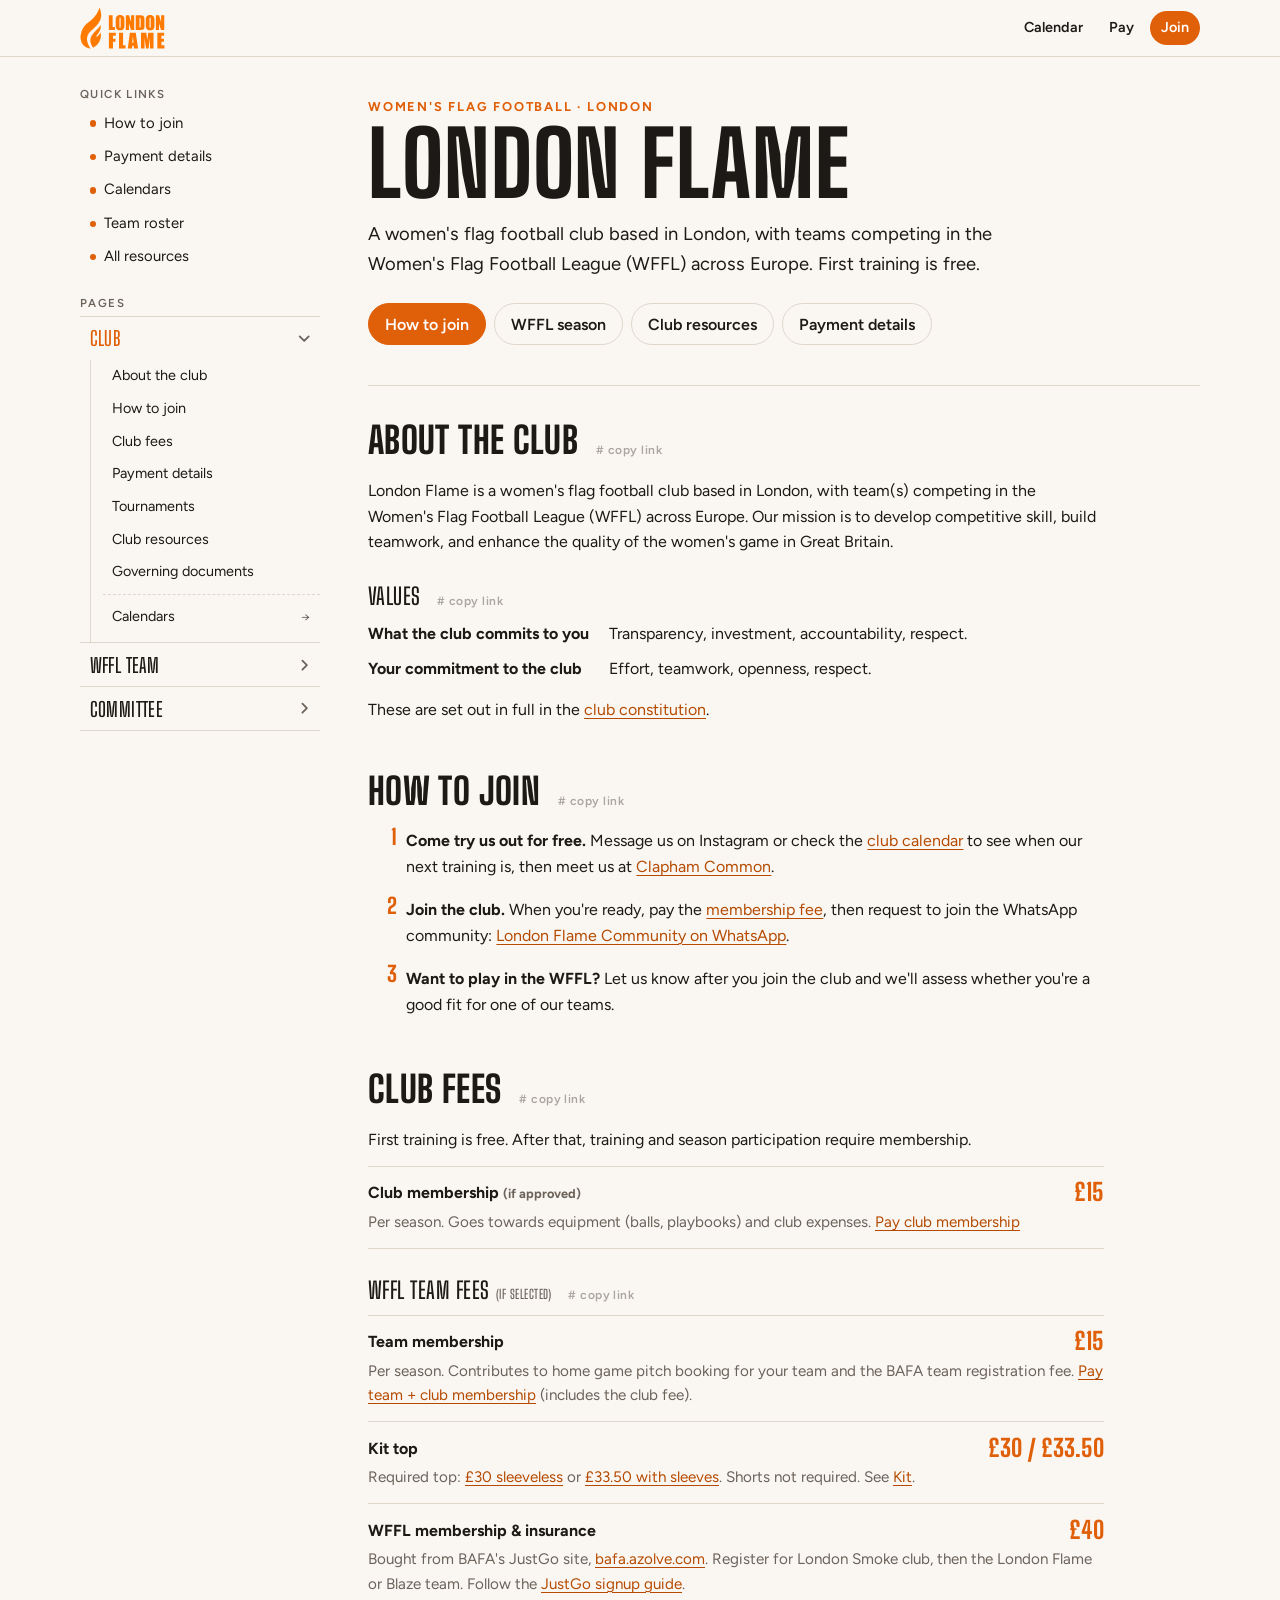
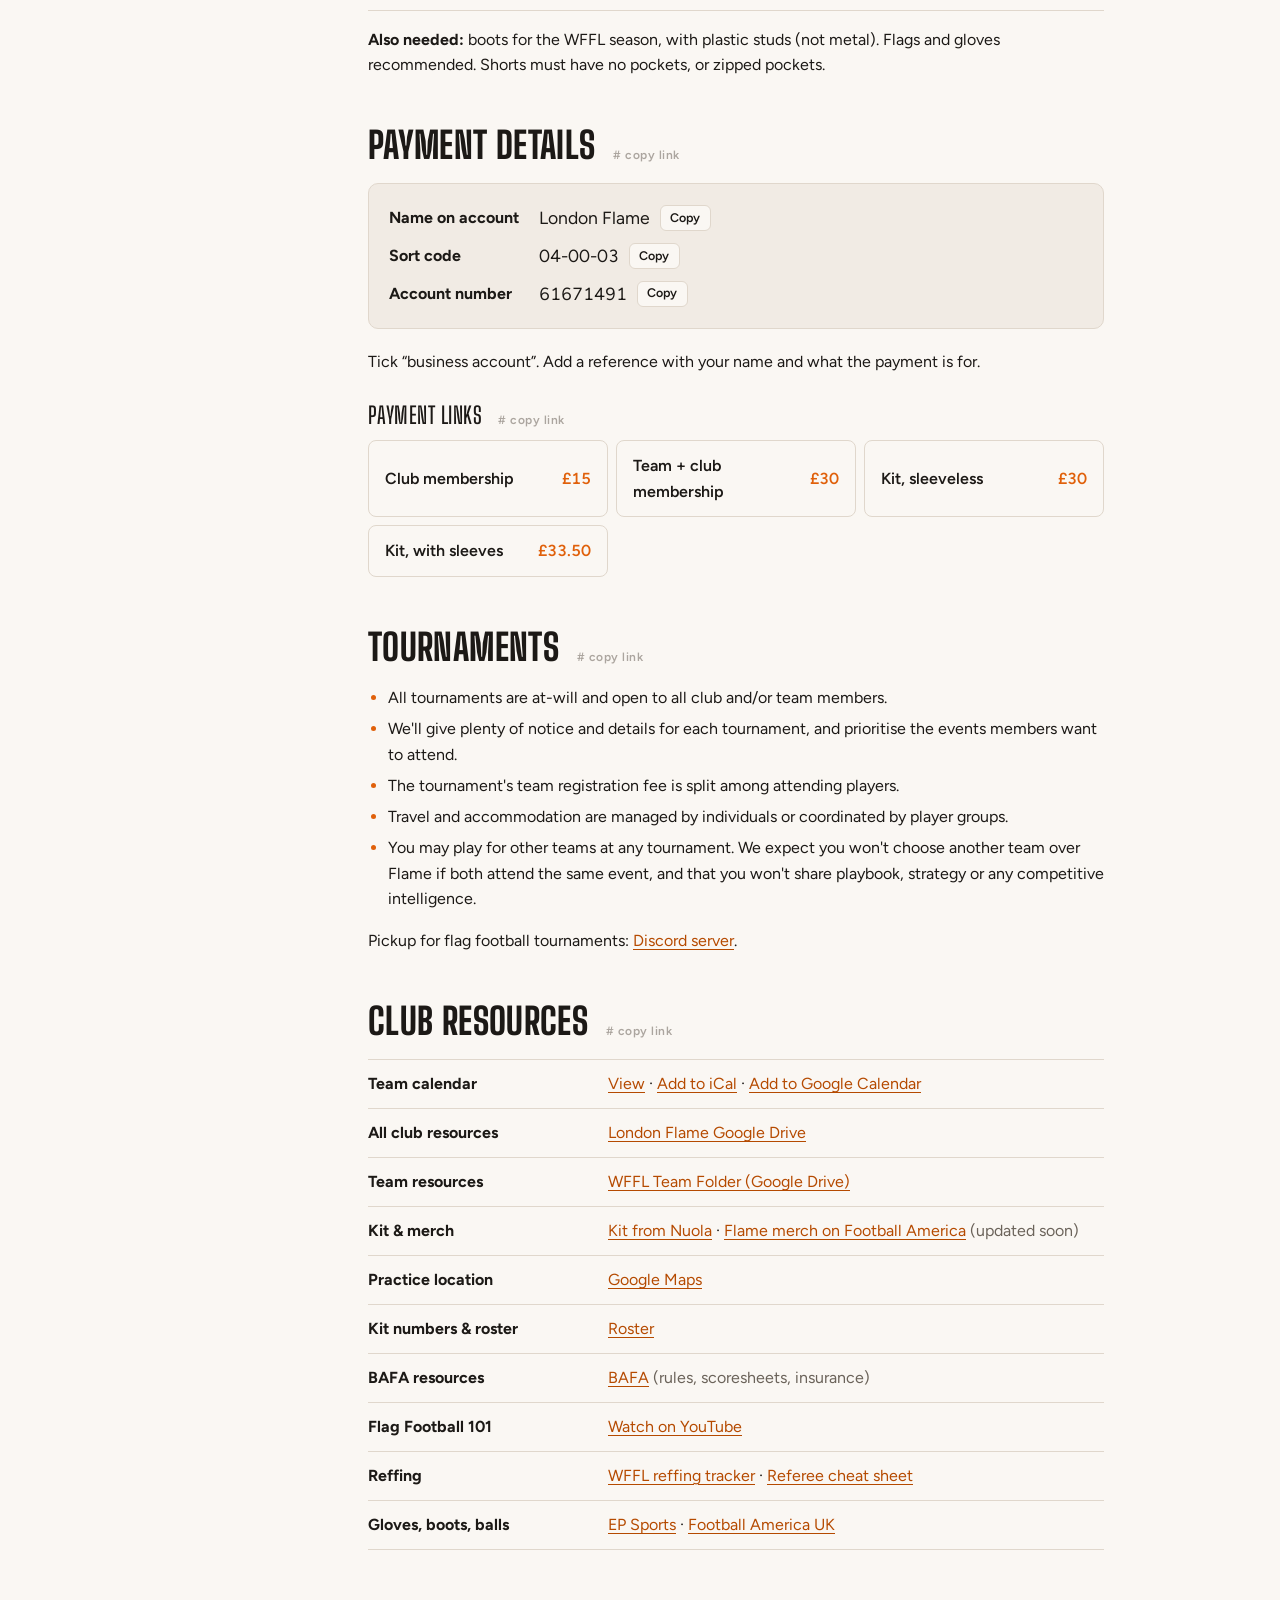
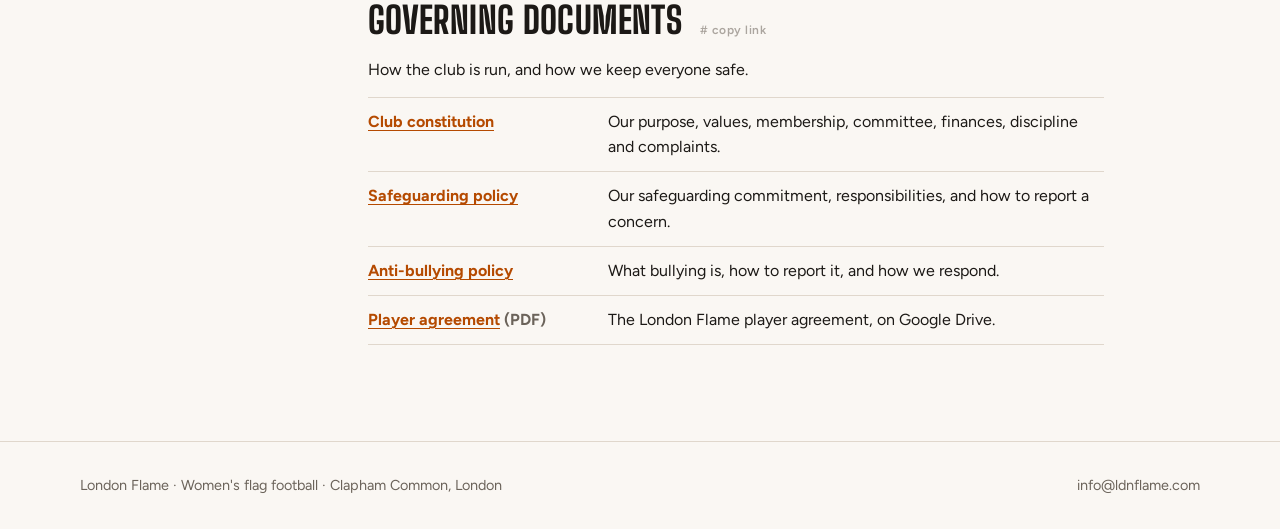
<file: site/index.html>
<!doctype html>
<html lang="en">
<head>
<meta charset="utf-8">
<meta name="viewport" content="width=device-width, initial-scale=1, viewport-fit=cover">
<title>London Flame</title>
<meta name="claude:viewport-fit-sides" content="cover">
<meta name="description" content="London Flame: women's flag football club in London, competing in the WFFL. How to join, fees, payment details, calendars and resources.">
<link rel="canonical" href="https://ldnflame.com/">
<meta property="og:url" content="https://ldnflame.com/">
<link rel="icon" href="favicon.svg" type="image/svg+xml">
<link rel="icon" href="favicon-32.png" sizes="32x32" type="image/png">
<link rel="apple-touch-icon" href="apple-touch-icon.png">
<meta name="theme-color" content="#141210">
<meta property="og:site_name" content="London Flame">
<meta property="og:type" content="website">
<meta property="og:title" content="London Flame">
<meta property="og:description" content="London Flame: women's flag football club in London, competing in the WFFL. How to join, fees, payment details, calendars and resources.">
<meta property="og:image" content="https://ldnflame.com/images/og-image.png">
<meta name="twitter:card" content="summary_large_image">
<link rel="preconnect" href="https://fonts.googleapis.com">
<link rel="preconnect" href="https://fonts.gstatic.com" crossorigin>
<link rel="stylesheet" href="https://fonts.googleapis.com/css2?family=Big+Shoulders+Display:wght@600;800&family=Figtree:ital,wght@0,400;0,600;0,700;1,400&display=swap">
<link rel="stylesheet" href="site.css?v=e4068e8b">
</head>
<body data-page="index">

<header class="bar">
  <div class="wrap">
    <a class="brand" href="index.html" aria-label="London Flame home">
      <img src="images/logo.svg" alt="London Flame" width="135" height="66">
    </a>
    <nav class="bar-links" aria-label="Quick links">
      <a href="calendars.html">Calendar</a>
      <a href="#payment">Pay</a>
      <a class="cta" href="#join">Join</a>
      <button class="menu-btn" type="button" aria-expanded="false">Menu</button>
    </nav>
  </div>
</header>

<div class="wrap page" id="top">
  <aside class="toc" aria-label="Site navigation">
    <nav id="site-nav"><a href="index.html">Club</a> <a href="team.html">WFFL Team</a> <a href="committee.html">Committee</a></nav>
  </aside>

  <main>
<div class="hero">
      <p class="kicker">Women's flag football · London</p>
      <h1>London Flame</h1>
      <p class="lede">A women's flag football club based in London, with teams competing in the Women's Flag Football League (WFFL) across Europe. First training is free.</p>
      <div class="quick">
        <a class="primary" href="#join">How to join</a>
        <a href="team.html#season">WFFL season</a>
        <a href="#resources">Club resources</a>
        <a href="#payment">Payment details</a>
      </div>
    </div>

    <section id="about">
      <h2>About the club</h2>
      <p>London Flame is a women's flag football club based in London, with team(s) competing in the Women's Flag Football League (WFFL) across Europe. Our mission is to develop competitive skill, build teamwork, and enhance the quality of the women's game in Great Britain.</p>
      <h3 id="values">Values</h3>
      <dl class="rows">
        <dt>What the club commits to you</dt>
        <dd>Transparency, investment, accountability, respect.</dd>
        <dt>Your commitment to the club</dt>
        <dd>Effort, teamwork, openness, respect.</dd>
      </dl>
      <p>These are set out in full in the <a href="constitution.html#club-values">club constitution</a>.</p>
    </section>

<section id="join">
      <h2>How to join</h2>
      <ol class="steps">
        <li><strong>Come try us out for free.</strong> Message us on Instagram or check the <a href="calendars.html">club calendar</a> to see when our next training is, then meet us at <a href="https://maps.app.goo.gl/u6KfMU1Wb6quQno26" target="_blank" rel="noopener">Clapham Common</a>.</li>
        <li><strong>Join the club.</strong> When you're ready, pay the <a href="#fees">membership fee</a>, then request to join the WhatsApp community: <a href="https://chat.whatsapp.com/Kkmjq5mx6dmETzTd2Lm2D9?mode=ems_copy_t" target="_blank" rel="noopener">London Flame Community on WhatsApp</a>.</li>
        <li><strong>Want to play in the WFFL?</strong> Let us know after you join the club and we'll assess whether you're a good fit for one of our teams.</li>
      </ol>
    </section>

<section id="fees">
      <h2>Club fees</h2>
      <p>First training is free. After that, training and season participation require membership.</p>
      <div class="fees">
        <div class="fee">
          <span class="name">Club membership <span class="tag">(if approved)</span></span>
          <span class="price">£15</span>
          <span class="desc">Per season. Goes towards equipment (balls, playbooks) and club expenses. <a href="https://monzo.com/pay/r/london-flame_h65vUNChs7IYWK" target="_blank" rel="noopener">Pay club membership</a></span>
        </div>
      </div>
      <h3 id="team-fees">WFFL team fees <span class="tag">(if selected)</span></h3>
      <div class="fees">
        <div class="fee">
          <span class="name">Team membership</span>
          <span class="price">£15</span>
          <span class="desc">Per season. Contributes to home game pitch booking for your team and the BAFA team registration fee. <a href="https://monzo.com/pay/r/london-flame_fTJ6jGcqoPgKEY" target="_blank" rel="noopener">Pay team + club membership</a> (includes the club fee).</span>
        </div>
        <div class="fee">
          <span class="name">Kit top</span>
          <span class="price">£30 / £33.50</span>
          <span class="desc">Required top: <a href="https://monzo.com/pay/r/london-flame_tTKDYVxyJ4jzjC" target="_blank" rel="noopener">£30 sleeveless</a> or <a href="https://monzo.com/pay/r/london-flame_56klpE1YHTc6tz" target="_blank" rel="noopener">£33.50 with sleeves</a>. Shorts not required. See <a href="team.html#kit">Kit</a>.</span>
        </div>
        <div class="fee">
          <span class="name">WFFL membership &amp; insurance</span>
          <span class="price">£40</span>
          <span class="desc">Bought from BAFA's JustGo site, <a href="https://bafa.azolve.com/" target="_blank" rel="noopener">bafa.azolve.com</a>. Register for London Smoke club, then the London Flame or Blaze team. Follow the <a href="team.html#justgo">JustGo signup guide</a>.</span>
        </div>
      </div>
      <p><strong>Also needed:</strong> boots for the WFFL season, with plastic studs (not metal). Flags and gloves recommended. Shorts must have no pockets, or zipped pockets.</p>
    </section>

<section id="payment">
      <h2>Payment details</h2>
      <div class="bank">
        <dl class="rows">
          <dt>Name on account</dt>
          <dd><span id="acc-name">London Flame</span> <button class="copy" type="button" data-copy="London Flame">Copy</button></dd>
          <dt>Sort code</dt>
          <dd><span>04-00-03</span> <button class="copy" type="button" data-copy="040003">Copy</button></dd>
          <dt>Account number</dt>
          <dd><span>61671491</span> <button class="copy" type="button" data-copy="61671491">Copy</button></dd>
        </dl>
      </div>
      <p>Tick “business account”. Add a reference with your name and what the payment is for.</p>
      <h3 id="payment-links">Payment links</h3>
      <div class="paylinks">
        <a href="https://monzo.com/pay/r/london-flame_h65vUNChs7IYWK" target="_blank" rel="noopener">Club membership <span>£15</span></a>
        <a href="https://monzo.com/pay/r/london-flame_fTJ6jGcqoPgKEY" target="_blank" rel="noopener">Team + club membership <span>£30</span></a>
        <a href="https://monzo.com/pay/r/london-flame_tTKDYVxyJ4jzjC" target="_blank" rel="noopener">Kit, sleeveless <span>£30</span></a>
        <a href="https://monzo.com/pay/r/london-flame_56klpE1YHTc6tz" target="_blank" rel="noopener">Kit, with sleeves <span>£33.50</span></a>
      </div>
    </section>

<section id="tournaments">
      <h2>Tournaments</h2>
      <ul>
        <li>All tournaments are at-will and open to all club and/or team members.</li>
        <li>We'll give plenty of notice and details for each tournament, and prioritise the events members want to attend.</li>
        <li>The tournament's team registration fee is split among attending players.</li>
        <li>Travel and accommodation are managed by individuals or coordinated by player groups.</li>
        <li>You may play for other teams at any tournament. We expect you won't choose another team over Flame if both attend the same event, and that you won't share playbook, strategy or any competitive intelligence.</li>
      </ul>
      <p>Pickup for flag football tournaments: <a href="https://discord.gg/Fsazcyqv7" target="_blank" rel="noopener">Discord server</a>.</p>
    </section>

<section id="resources">
      <h2>Club resources</h2>
      <ul class="res">
        <li><span>Team calendar</span><span><a href="calendars.html">View</a> · <a href="https://calendar.google.com/calendar/ical/committee.ldnflame@gmail.com/public/basic.ics" target="_blank" rel="noopener">Add to iCal</a> · <a href="https://calendar.google.com/calendar/u/0?cid=Y29tbWl0dGVlLmxkbmZsYW1lQGdtYWlsLmNvbQ" target="_blank" rel="noopener">Add to Google Calendar</a></span></li>
        <li><span>All club resources</span><span><a href="https://drive.google.com/drive/folders/1-sQuJgCy4o0lIE-V8nxb54xwNygMSAr6?usp=sharing" target="_blank" rel="noopener">London Flame Google Drive</a></span></li>
        <li><span>Team resources</span><span><a href="https://drive.google.com/drive/folders/1Bmp1IxPQZMZNbpJbwMni476nJgDv3pu2?usp=sharing" target="_blank" rel="noopener">WFFL Team Folder (Google Drive)</a></span></li>
        <li><span>Kit &amp; merch</span><span><a href="https://www.nuola.co.uk/product/london-flame-flag-football-jersey-sleeveless/" target="_blank" rel="noopener">Kit from Nuola</a> · <a href="https://www.footballamerica.co.uk/en/564-london-flame" target="_blank" rel="noopener">Flame merch on Football America</a> <span class="muted">(updated soon)</span></span></li>
        <li><span>Practice location</span><span><a href="https://maps.app.goo.gl/kC1ovfYX5Usye1bV6" target="_blank" rel="noopener">Google Maps</a></span></li>
        <li><span>Kit numbers &amp; roster</span><span><a href="team.html#roster">Roster</a></span></li>
        <li><span>BAFA resources</span><span><a href="https://www.britishamericanfootball.org/flag-football-resources/" target="_blank" rel="noopener">BAFA</a> <span class="muted">(rules, scoresheets, insurance)</span></span></li>
        <li><span>Flag Football 101</span><span><a href="https://youtu.be/G-916j8b5c0?feature=shared" target="_blank" rel="noopener">Watch on YouTube</a></span></li>
        <li><span>Reffing</span><span><a href="ref-tracker.html">WFFL reffing tracker</a> · <a href="referee.html">Referee cheat sheet</a></span></li>
        <li><span>Gloves, boots, balls</span><span><a href="https://www.epsports.co.uk/" target="_blank" rel="noopener">EP Sports</a> · <a href="https://www.footballamerica.co.uk/en/" target="_blank" rel="noopener">Football America UK</a></span></li>
      </ul>
    </section>

    <section id="governing">
      <h2>Governing documents</h2>
      <p>How the club is run, and how we keep everyone safe.</p>
      <ul class="res">
        <li><span><a href="constitution.html">Club constitution</a></span><span>Our purpose, values, membership, committee, finances, discipline and complaints.</span></li>
        <li><span><a href="safeguarding.html">Safeguarding policy</a></span><span>Our safeguarding commitment, responsibilities, and how to report a concern.</span></li>
        <li><span><a href="anti-bullying.html">Anti-bullying policy</a></span><span>What bullying is, how to report it, and how we respond.</span></li>
        <li><span><a href="https://drive.google.com/file/d/1jV_KhS1xej3pSvs6QRHXxGdJ3U8kqkqQ/view" target="_blank" rel="noopener">Player agreement</a> <span class="muted">(PDF)</span></span><span>The London Flame player agreement, on Google Drive.</span></li>
      </ul>
    </section>
  </main>
</div>

<footer>
  <div class="wrap">
    <span>London Flame · Women's flag football · Clapham Common, London</span>
    <span>info@ldnflame.com</span>
  </div>
</footer>

<div class="toast" id="toast" role="status" aria-live="polite"></div>

<script src="site.js?v=1b990692"></script>
</body>
</html>
</file>
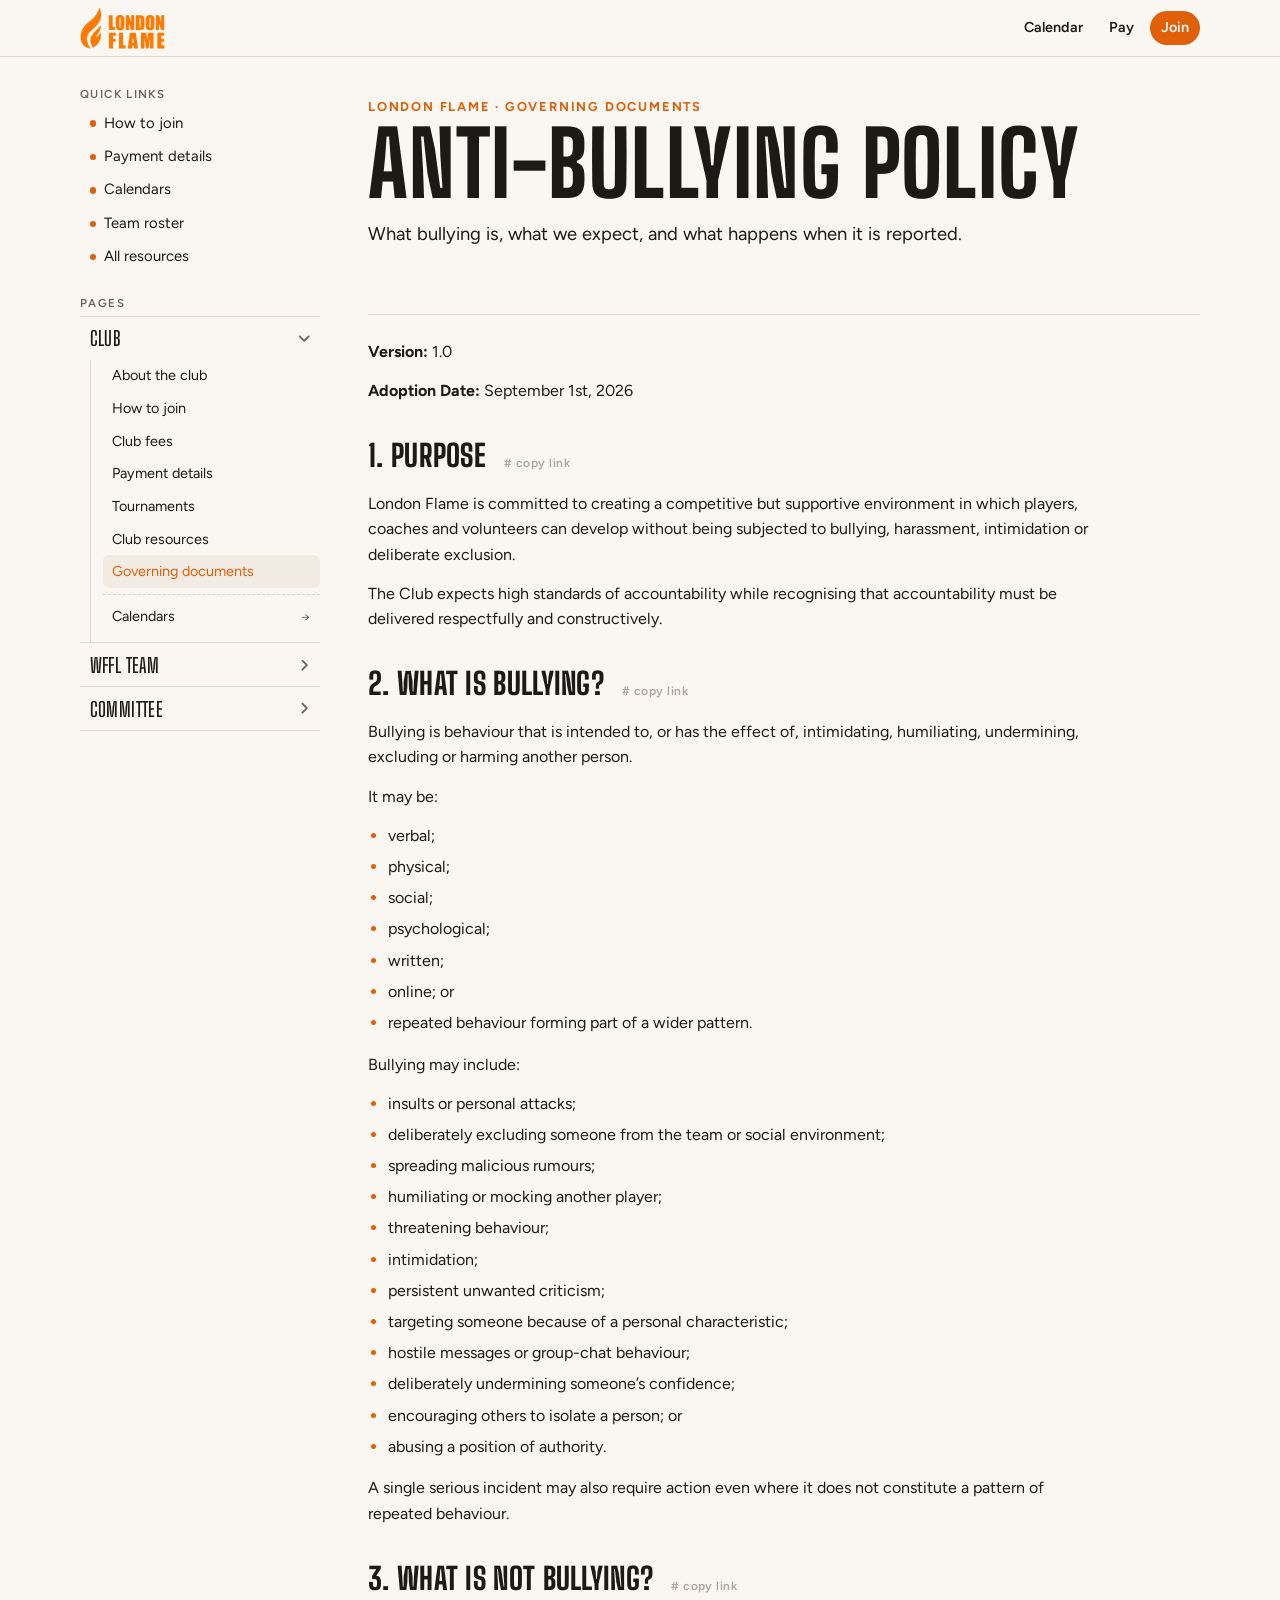
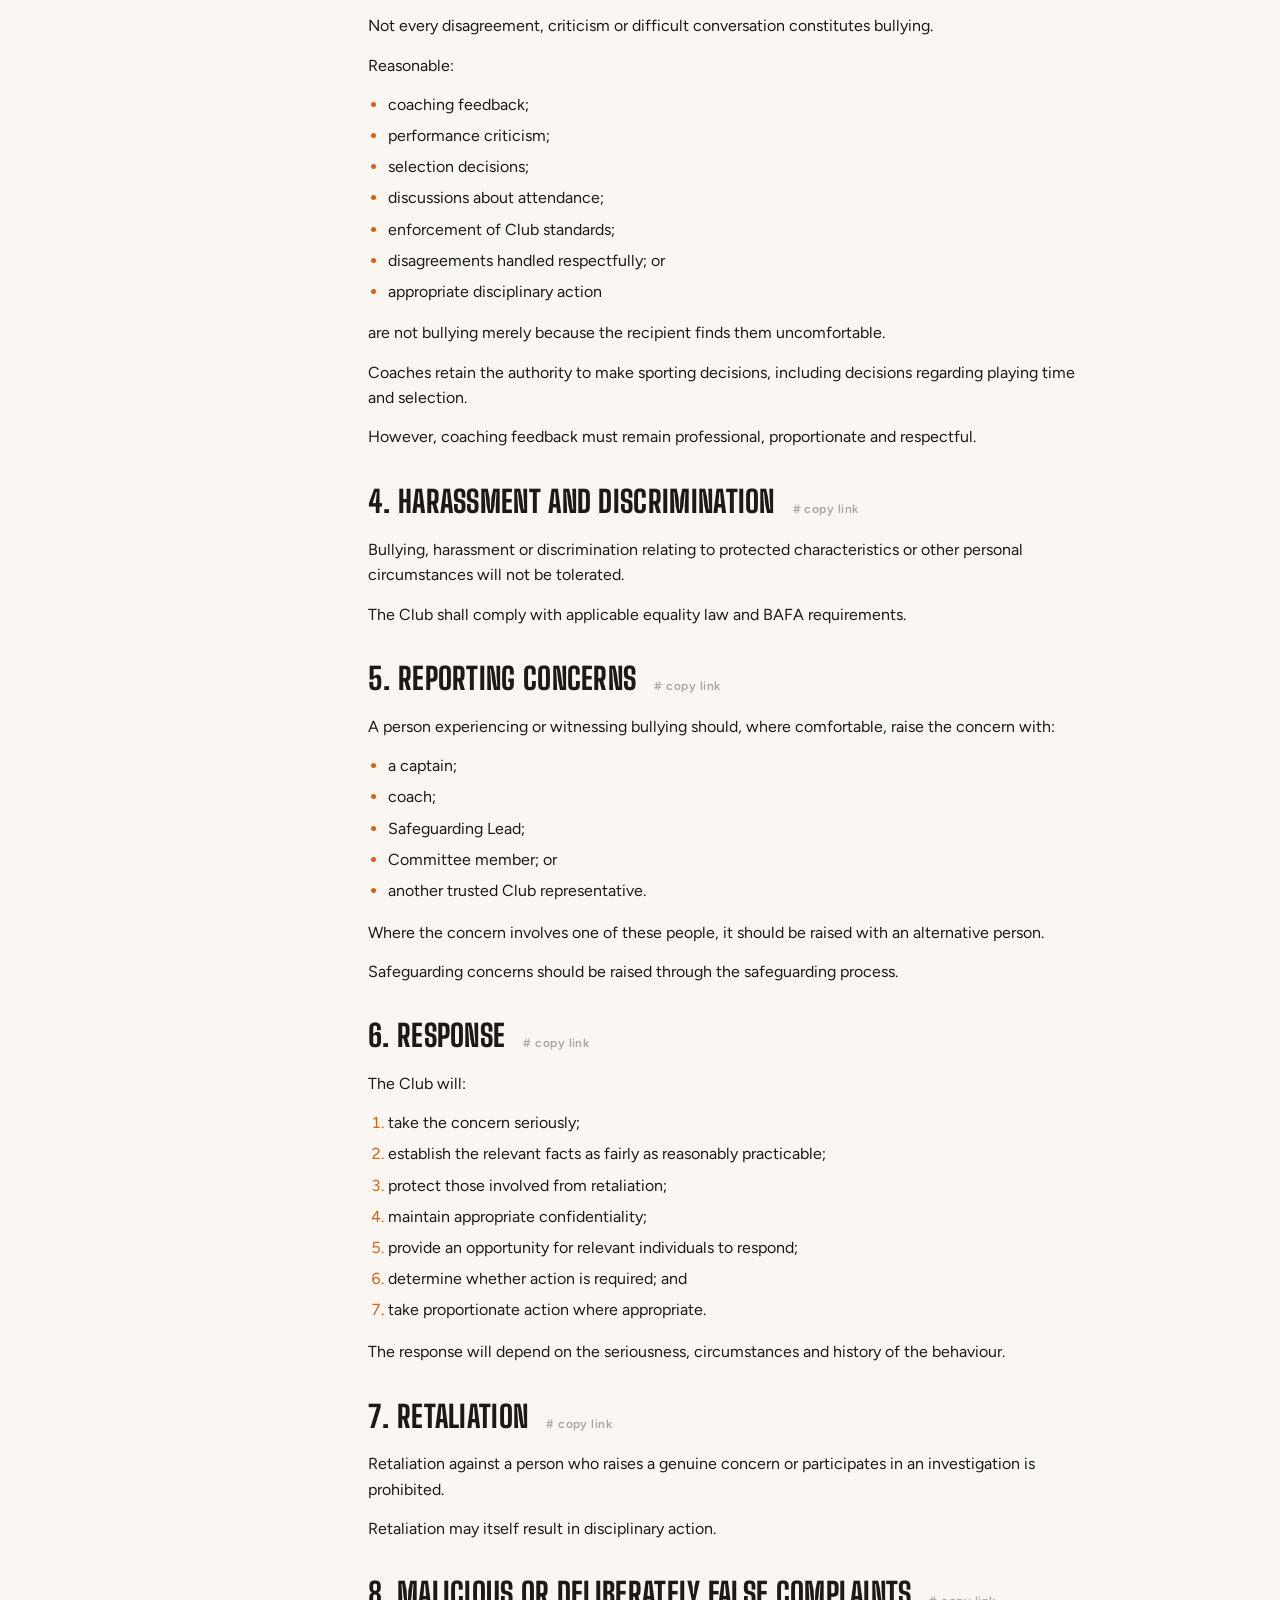
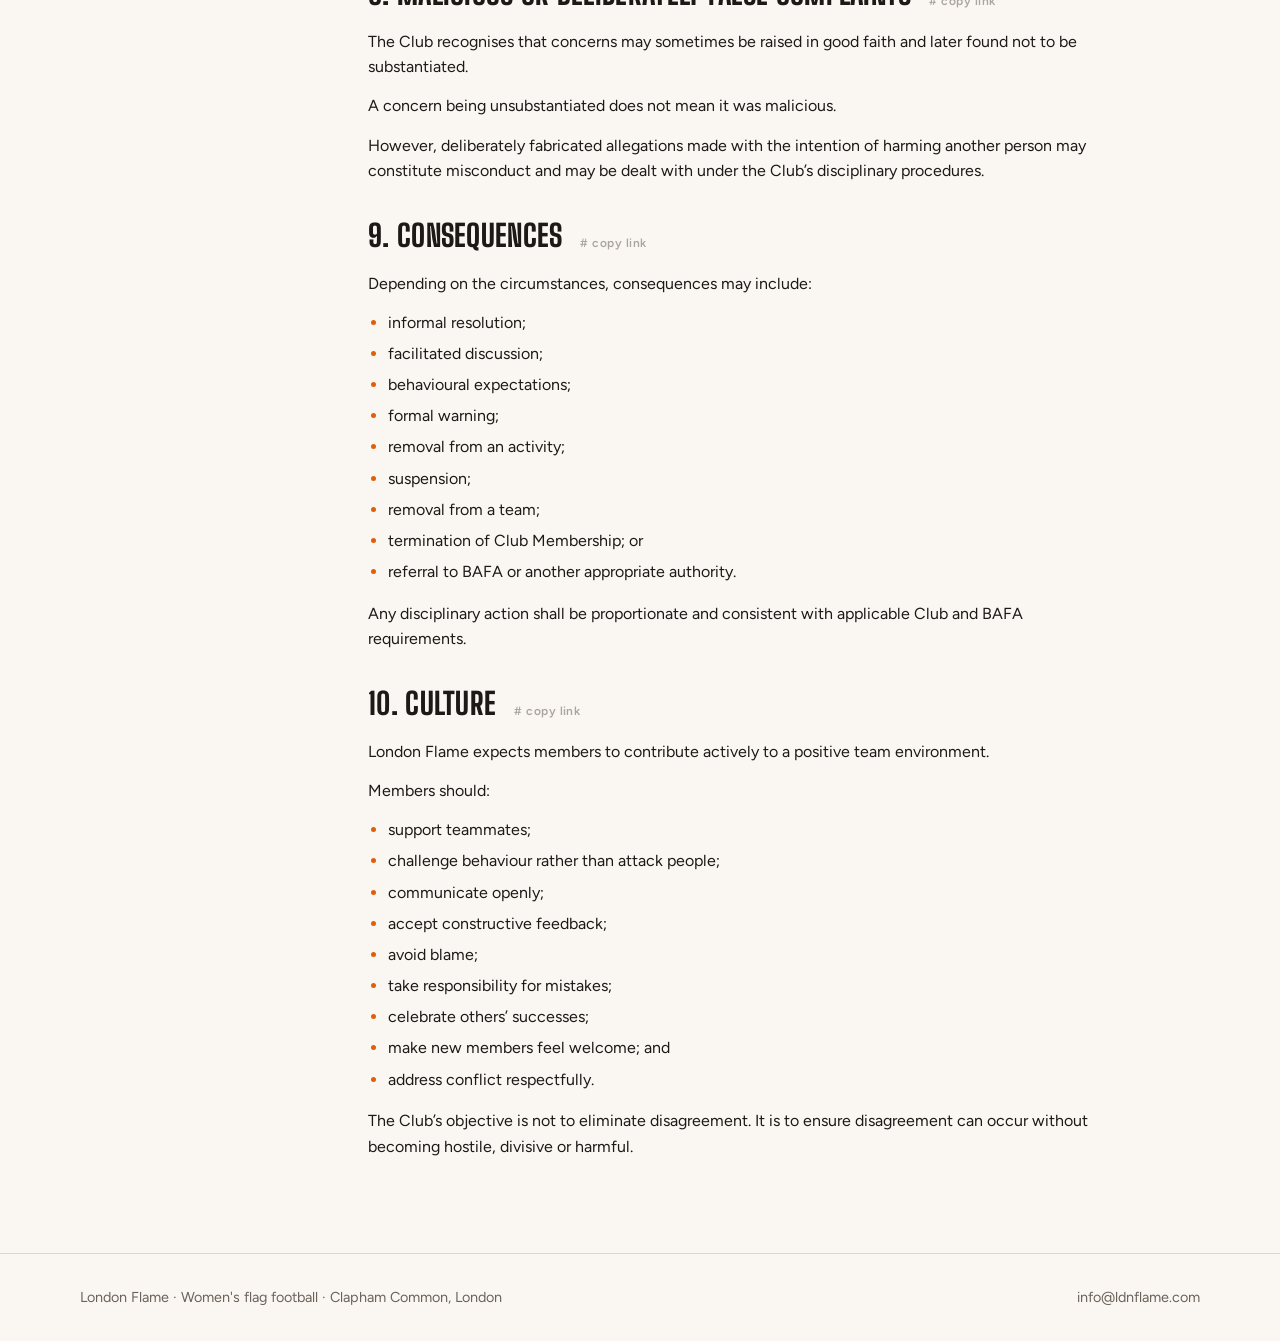
<file: site/anti-bullying.html>
<!doctype html>
<html lang="en">
<head>
<meta charset="utf-8">
<meta name="viewport" content="width=device-width, initial-scale=1, viewport-fit=cover">
<title>Anti-bullying policy · London Flame</title>
<meta name="claude:viewport-fit-sides" content="cover">
<meta name="description" content="London Flame anti-bullying policy: What bullying is, what we expect, and what happens when it is reported.">
<link rel="canonical" href="https://ldnflame.com/anti-bullying">
<meta property="og:url" content="https://ldnflame.com/anti-bullying">
<link rel="icon" href="favicon.svg" type="image/svg+xml">
<link rel="icon" href="favicon-32.png" sizes="32x32" type="image/png">
<link rel="apple-touch-icon" href="apple-touch-icon.png">
<meta name="theme-color" content="#141210">
<meta property="og:site_name" content="London Flame">
<meta property="og:type" content="website">
<meta property="og:title" content="Anti-bullying policy · London Flame">
<meta property="og:description" content="London Flame anti-bullying policy: What bullying is, what we expect, and what happens when it is reported.">
<meta property="og:image" content="https://ldnflame.com/images/og-image.png">
<meta name="twitter:card" content="summary_large_image">
<link rel="preconnect" href="https://fonts.googleapis.com">
<link rel="preconnect" href="https://fonts.gstatic.com" crossorigin>
<link rel="stylesheet" href="https://fonts.googleapis.com/css2?family=Big+Shoulders+Display:wght@600;800&family=Figtree:ital,wght@0,400;0,600;0,700;1,400&display=swap">
<link rel="stylesheet" href="site.css?v=e4068e8b">
</head>
<body data-page="anti-bullying">

<header class="bar">
  <div class="wrap">
    <a class="brand" href="index.html" aria-label="London Flame home">
      <img src="images/logo.svg" alt="London Flame" width="135" height="66">
    </a>
    <nav class="bar-links" aria-label="Quick links">
      <a href="calendars.html">Calendar</a>
      <a href="index.html#payment">Pay</a>
      <a class="cta" href="index.html#join">Join</a>
      <button class="menu-btn" type="button" aria-expanded="false">Menu</button>
    </nav>
  </div>
</header>

<div class="wrap page" id="top">
  <aside class="toc" aria-label="Site navigation">
    <nav id="site-nav"><a href="index.html">Club</a> <a href="team.html">WFFL Team</a> <a href="committee.html">Committee</a></nav>
  </aside>

  <main>
    <div class="hero hero-sm">
      <p class="kicker">London Flame · Governing documents</p>
      <h1>Anti-Bullying Policy</h1>
      <p class="lede">What bullying is, what we expect, and what happens when it is reported.</p>
    </div>

    <article class="doc">
      <p><strong>Version:</strong> 1.0</p>
      <p><strong>Adoption Date:</strong> September 1st, 2026</p>
      <h2 id="purpose">1. Purpose</h2>
      <p>London Flame is committed to creating a competitive but supportive environment in which players, coaches and volunteers can develop without being subjected to bullying, harassment, intimidation or deliberate exclusion.</p>
      <p>The Club expects high standards of accountability while recognising that accountability must be delivered respectfully and constructively.</p>
      <h2 id="what-is-bullying">2. What is Bullying?</h2>
      <p>Bullying is behaviour that is intended to, or has the effect of, intimidating, humiliating, undermining, excluding or harming another person.</p>
      <p>It may be:</p>
      <ul>
        <li>verbal;</li>
        <li>physical;</li>
        <li>social;</li>
        <li>psychological;</li>
        <li>written;</li>
        <li>online; or</li>
        <li>repeated behaviour forming part of a wider pattern.</li>
      </ul>
      <p>Bullying may include:</p>
      <ul>
        <li>insults or personal attacks;</li>
        <li>deliberately excluding someone from the team or social environment;</li>
        <li>spreading malicious rumours;</li>
        <li>humiliating or mocking another player;</li>
        <li>threatening behaviour;</li>
        <li>intimidation;</li>
        <li>persistent unwanted criticism;</li>
        <li>targeting someone because of a personal characteristic;</li>
        <li>hostile messages or group-chat behaviour;</li>
        <li>deliberately undermining someone’s confidence;</li>
        <li>encouraging others to isolate a person; or</li>
        <li>abusing a position of authority.</li>
      </ul>
      <p>A single serious incident may also require action even where it does not constitute a pattern of repeated behaviour.</p>
      <h2 id="what-is-not-bullying">3. What is Not Bullying?</h2>
      <p>Not every disagreement, criticism or difficult conversation constitutes bullying.</p>
      <p>Reasonable:</p>
      <ul>
        <li>coaching feedback;</li>
        <li>performance criticism;</li>
        <li>selection decisions;</li>
        <li>discussions about attendance;</li>
        <li>enforcement of Club standards;</li>
        <li>disagreements handled respectfully; or</li>
        <li>appropriate disciplinary action</li>
      </ul>
      <p>are not bullying merely because the recipient finds them uncomfortable.</p>
      <p>Coaches retain the authority to make sporting decisions, including decisions regarding playing time and selection.</p>
      <p>However, coaching feedback must remain professional, proportionate and respectful.</p>
      <h2 id="harassment-and-discrimination">4. Harassment and Discrimination</h2>
      <p>Bullying, harassment or discrimination relating to protected characteristics or other personal circumstances will not be tolerated.</p>
      <p>The Club shall comply with applicable equality law and BAFA requirements.</p>
      <h2 id="reporting-concerns">5. Reporting Concerns</h2>
      <p>A person experiencing or witnessing bullying should, where comfortable, raise the concern with:</p>
      <ul>
        <li>a captain;</li>
        <li>coach;</li>
        <li>Safeguarding Lead;</li>
        <li>Committee member; or</li>
        <li>another trusted Club representative.</li>
      </ul>
      <p>Where the concern involves one of these people, it should be raised with an alternative person.</p>
      <p>Safeguarding concerns should be raised through the safeguarding process.</p>
      <h2 id="response">6. Response</h2>
      <p>The Club will:</p>
      <ol>
        <li>take the concern seriously;</li>
        <li>establish the relevant facts as fairly as reasonably practicable;</li>
        <li>protect those involved from retaliation;</li>
        <li>maintain appropriate confidentiality;</li>
        <li>provide an opportunity for relevant individuals to respond;</li>
        <li>determine whether action is required; and</li>
        <li>take proportionate action where appropriate.</li>
      </ol>
      <p>The response will depend on the seriousness, circumstances and history of the behaviour.</p>
      <h2 id="retaliation">7. Retaliation</h2>
      <p>Retaliation against a person who raises a genuine concern or participates in an investigation is prohibited.</p>
      <p>Retaliation may itself result in disciplinary action.</p>
      <h2 id="malicious-or-deliberately-false-complain">8. Malicious or Deliberately False Complaints</h2>
      <p>The Club recognises that concerns may sometimes be raised in good faith and later found not to be substantiated.</p>
      <p>A concern being unsubstantiated does not mean it was malicious.</p>
      <p>However, deliberately fabricated allegations made with the intention of harming another person may constitute misconduct and may be dealt with under the Club’s disciplinary procedures.</p>
      <h2 id="consequences">9. Consequences</h2>
      <p>Depending on the circumstances, consequences may include:</p>
      <ul>
        <li>informal resolution;</li>
        <li>facilitated discussion;</li>
        <li>behavioural expectations;</li>
        <li>formal warning;</li>
        <li>removal from an activity;</li>
        <li>suspension;</li>
        <li>removal from a team;</li>
        <li>termination of Club Membership; or</li>
        <li>referral to BAFA or another appropriate authority.</li>
      </ul>
      <p>Any disciplinary action shall be proportionate and consistent with applicable Club and BAFA requirements.</p>
      <h2 id="culture">10. Culture</h2>
      <p>London Flame expects members to contribute actively to a positive team environment.</p>
      <p>Members should:</p>
      <ul>
        <li>support teammates;</li>
        <li>challenge behaviour rather than attack people;</li>
        <li>communicate openly;</li>
        <li>accept constructive feedback;</li>
        <li>avoid blame;</li>
        <li>take responsibility for mistakes;</li>
        <li>celebrate others’ successes;</li>
        <li>make new members feel welcome; and</li>
        <li>address conflict respectfully.</li>
      </ul>
      <p>The Club’s objective is not to eliminate disagreement. It is to ensure disagreement can occur without becoming hostile, divisive or harmful.</p>
    </article>
  </main>
</div>

<footer>
  <div class="wrap">
    <span>London Flame · Women's flag football · Clapham Common, London</span>
    <span>info@ldnflame.com</span>
  </div>
</footer>

<div class="toast" id="toast" role="status" aria-live="polite"></div>

<script src="site.js?v=1b990692"></script>
</body>
</html>
</file>
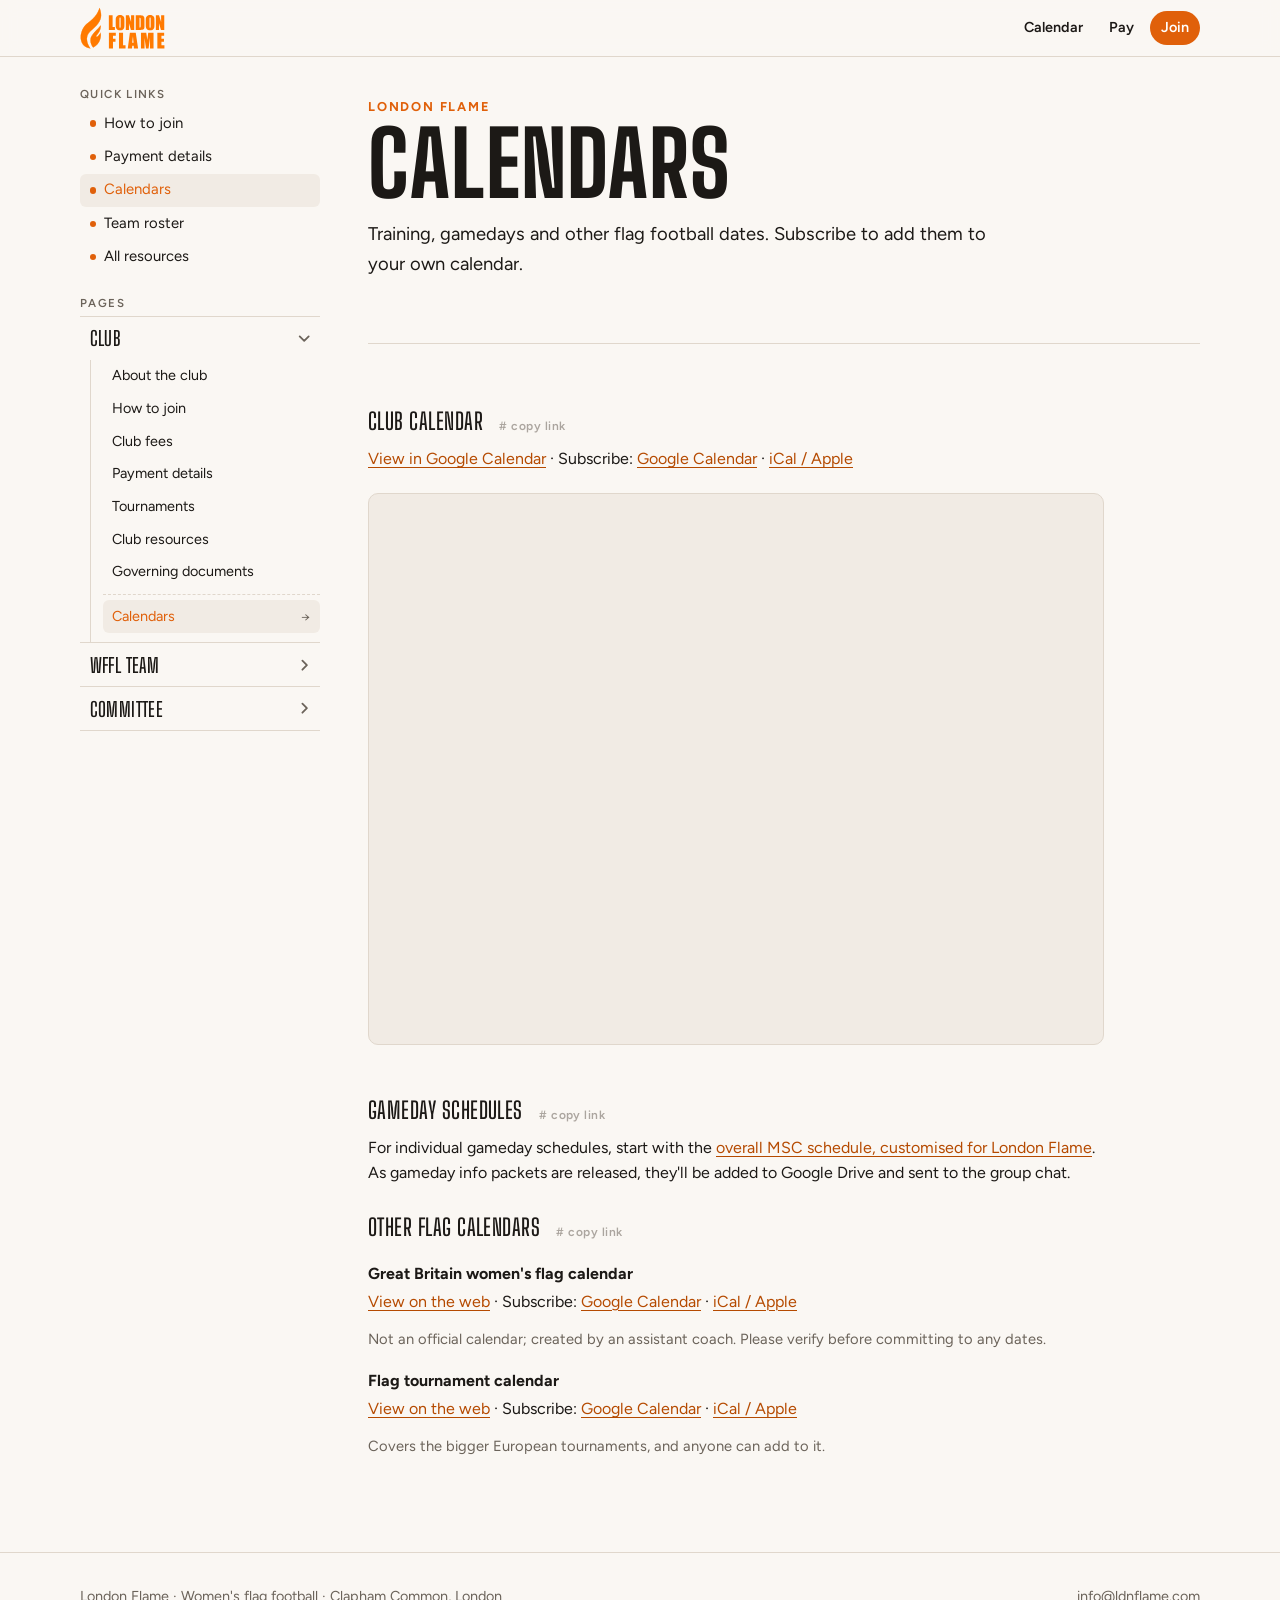
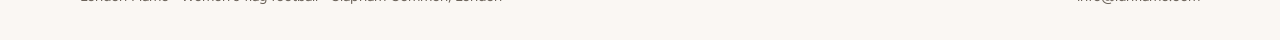
<file: site/calendars.html>
<!doctype html>
<html lang="en">
<head>
<meta charset="utf-8">
<meta name="viewport" content="width=device-width, initial-scale=1, viewport-fit=cover">
<title>Calendars · London Flame</title>
<meta name="claude:viewport-fit-sides" content="cover">
<meta name="description" content="London Flame calendars: Training, gamedays and other flag football dates. Subscribe to add them to your own calendar.">
<link rel="canonical" href="https://ldnflame.com/calendars">
<meta property="og:url" content="https://ldnflame.com/calendars">
<link rel="icon" href="favicon.svg" type="image/svg+xml">
<link rel="icon" href="favicon-32.png" sizes="32x32" type="image/png">
<link rel="apple-touch-icon" href="apple-touch-icon.png">
<meta name="theme-color" content="#141210">
<meta property="og:site_name" content="London Flame">
<meta property="og:type" content="website">
<meta property="og:title" content="Calendars · London Flame">
<meta property="og:description" content="London Flame calendars: Training, gamedays and other flag football dates. Subscribe to add them to your own calendar.">
<meta property="og:image" content="https://ldnflame.com/images/og-image.png">
<meta name="twitter:card" content="summary_large_image">
<link rel="preconnect" href="https://fonts.googleapis.com">
<link rel="preconnect" href="https://fonts.gstatic.com" crossorigin>
<link rel="stylesheet" href="https://fonts.googleapis.com/css2?family=Big+Shoulders+Display:wght@600;800&family=Figtree:ital,wght@0,400;0,600;0,700;1,400&display=swap">
<link rel="stylesheet" href="site.css?v=e4068e8b">
</head>
<body data-page="calendars">

<header class="bar">
  <div class="wrap">
    <a class="brand" href="index.html" aria-label="London Flame home">
      <img src="images/logo.svg" alt="London Flame" width="135" height="66">
    </a>
    <nav class="bar-links" aria-label="Quick links">
      <a href="calendars.html">Calendar</a>
      <a href="index.html#payment">Pay</a>
      <a class="cta" href="index.html#join">Join</a>
      <button class="menu-btn" type="button" aria-expanded="false">Menu</button>
    </nav>
  </div>
</header>

<div class="wrap page" id="top">
  <aside class="toc" aria-label="Site navigation">
    <nav id="site-nav"><a href="index.html">Club</a> <a href="team.html">WFFL Team</a> <a href="committee.html">Committee</a></nav>
  </aside>

  <main>
    <div class="hero hero-sm">
      <p class="kicker">London Flame</p>
      <h1>Calendars</h1>
      <p class="lede">Training, gamedays and other flag football dates. Subscribe to add them to your own calendar.</p>
    </div>

    <section id="calendar">
      <h3 id="club-calendar">Club calendar</h3>
      <p><a href="https://calendar.google.com/calendar/u/0/embed?src=committee.ldnflame@gmail.com&amp;ctz=Europe/London" target="_blank" rel="noopener">View in Google Calendar</a> · Subscribe: <a href="https://calendar.google.com/calendar/u/0?cid=Y29tbWl0dGVlLmxkbmZsYW1lQGdtYWlsLmNvbQ" target="_blank" rel="noopener">Google Calendar</a> · <a href="https://calendar.google.com/calendar/ical/committee.ldnflame@gmail.com/public/basic.ics" target="_blank" rel="noopener">iCal / Apple</a></p>
      <iframe class="cal-frame" title="London Flame club calendar" loading="lazy" src="https://calendar.google.com/calendar/embed?src=committee.ldnflame%40gmail.com&amp;ctz=Europe%2FLondon&amp;mode=AGENDA"></iframe>

      <h3 id="gameday-schedules">Gameday schedules</h3>
      <p>For individual gameday schedules, start with the <a href="https://docs.google.com/spreadsheets/d/1qwjoVzXBI6eQgPJPa_-0ZKI3pGDk68X5/edit?usp=drivesdk&amp;ouid=109440162999100877255&amp;rtpof=true&amp;sd=true" target="_blank" rel="noopener">overall MSC schedule, customised for London Flame</a>. As gameday info packets are released, they'll be added to Google Drive and sent to the group chat.</p>

      <h3 id="flag-calendars">Other flag calendars</h3>
      <h4 class="sub">Great Britain women's flag calendar</h4>
      <p><a href="https://calendar.google.com/calendar/embed?src=8f7c312a4619012bbe91ba3ffa7134c17885a1beba33941676e6b6f085d910b0%40group.calendar.google.com&amp;ctz=Europe%2FLondon" target="_blank" rel="noopener">View on the web</a> · Subscribe: <a href="https://calendar.google.com/calendar/u/0?cid=OGY3YzMxMmE0NjE5MDEyYmJlOTFiYTNmZmE3MTM0YzE3ODg1YTFiZWJhMzM5NDE2NzZlNmI2ZjA4NWQ5MTBiMEBncm91cC5jYWxlbmRhci5nb29nbGUuY29t" target="_blank" rel="noopener">Google Calendar</a> · <a href="https://calendar.google.com/calendar/ical/8f7c312a4619012bbe91ba3ffa7134c17885a1beba33941676e6b6f085d910b0%40group.calendar.google.com/public/basic.ics" target="_blank" rel="noopener">iCal / Apple</a></p>
      <p class="note">Not an official calendar; created by an assistant coach. Please verify before committing to any dates.</p>
      <h4 class="sub">Flag tournament calendar</h4>
      <p><a href="https://calendar.google.com/calendar/embed?src=ee0a8cc8520a48c768169a927ec155a46919d248cc5d124f0bb9a0bf5ddb818c%40group.calendar.google.com&amp;ctz=Europe%2FLondon" target="_blank" rel="noopener">View on the web</a> · Subscribe: <a href="https://calendar.google.com/calendar/u/0?cid=ZWUwYThjYzg1MjBhNDhjNzY4MTY5YTkyN2VjMTU1YTQ2OTE5ZDI0OGNjNWQxMjRmMGJiOWEwYmY1ZGRiODE4Y0Bncm91cC5jYWxlbmRhci5nb29nbGUuY29t" target="_blank" rel="noopener">Google Calendar</a> · <a href="https://calendar.google.com/calendar/ical/ee0a8cc8520a48c768169a927ec155a46919d248cc5d124f0bb9a0bf5ddb818c%40group.calendar.google.com/public/basic.ics" target="_blank" rel="noopener">iCal / Apple</a></p>
      <p class="note">Covers the bigger European tournaments, and anyone can add to it.</p>
    </section>
  </main>
</div>

<footer>
  <div class="wrap">
    <span>London Flame · Women's flag football · Clapham Common, London</span>
    <span>info@ldnflame.com</span>
  </div>
</footer>

<div class="toast" id="toast" role="status" aria-live="polite"></div>

<script src="site.js?v=1b990692"></script>
</body>
</html>
</file>
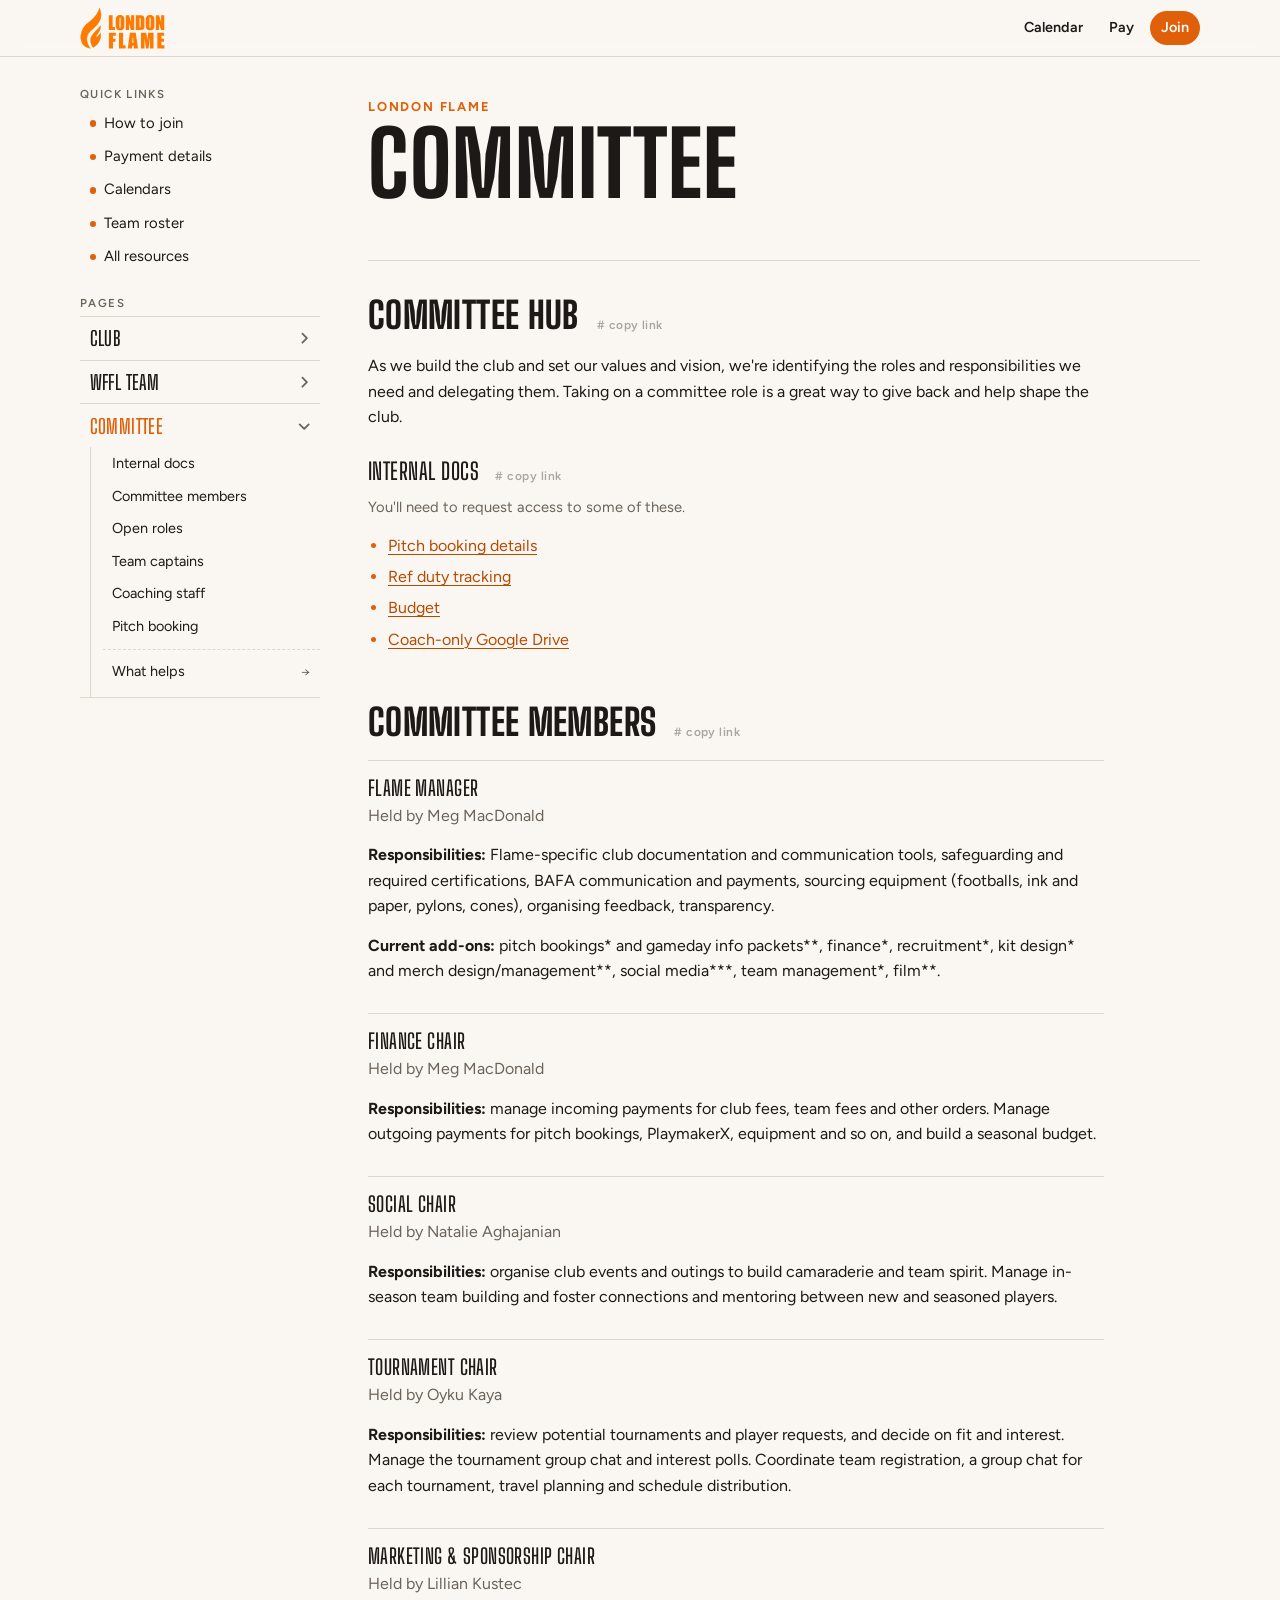
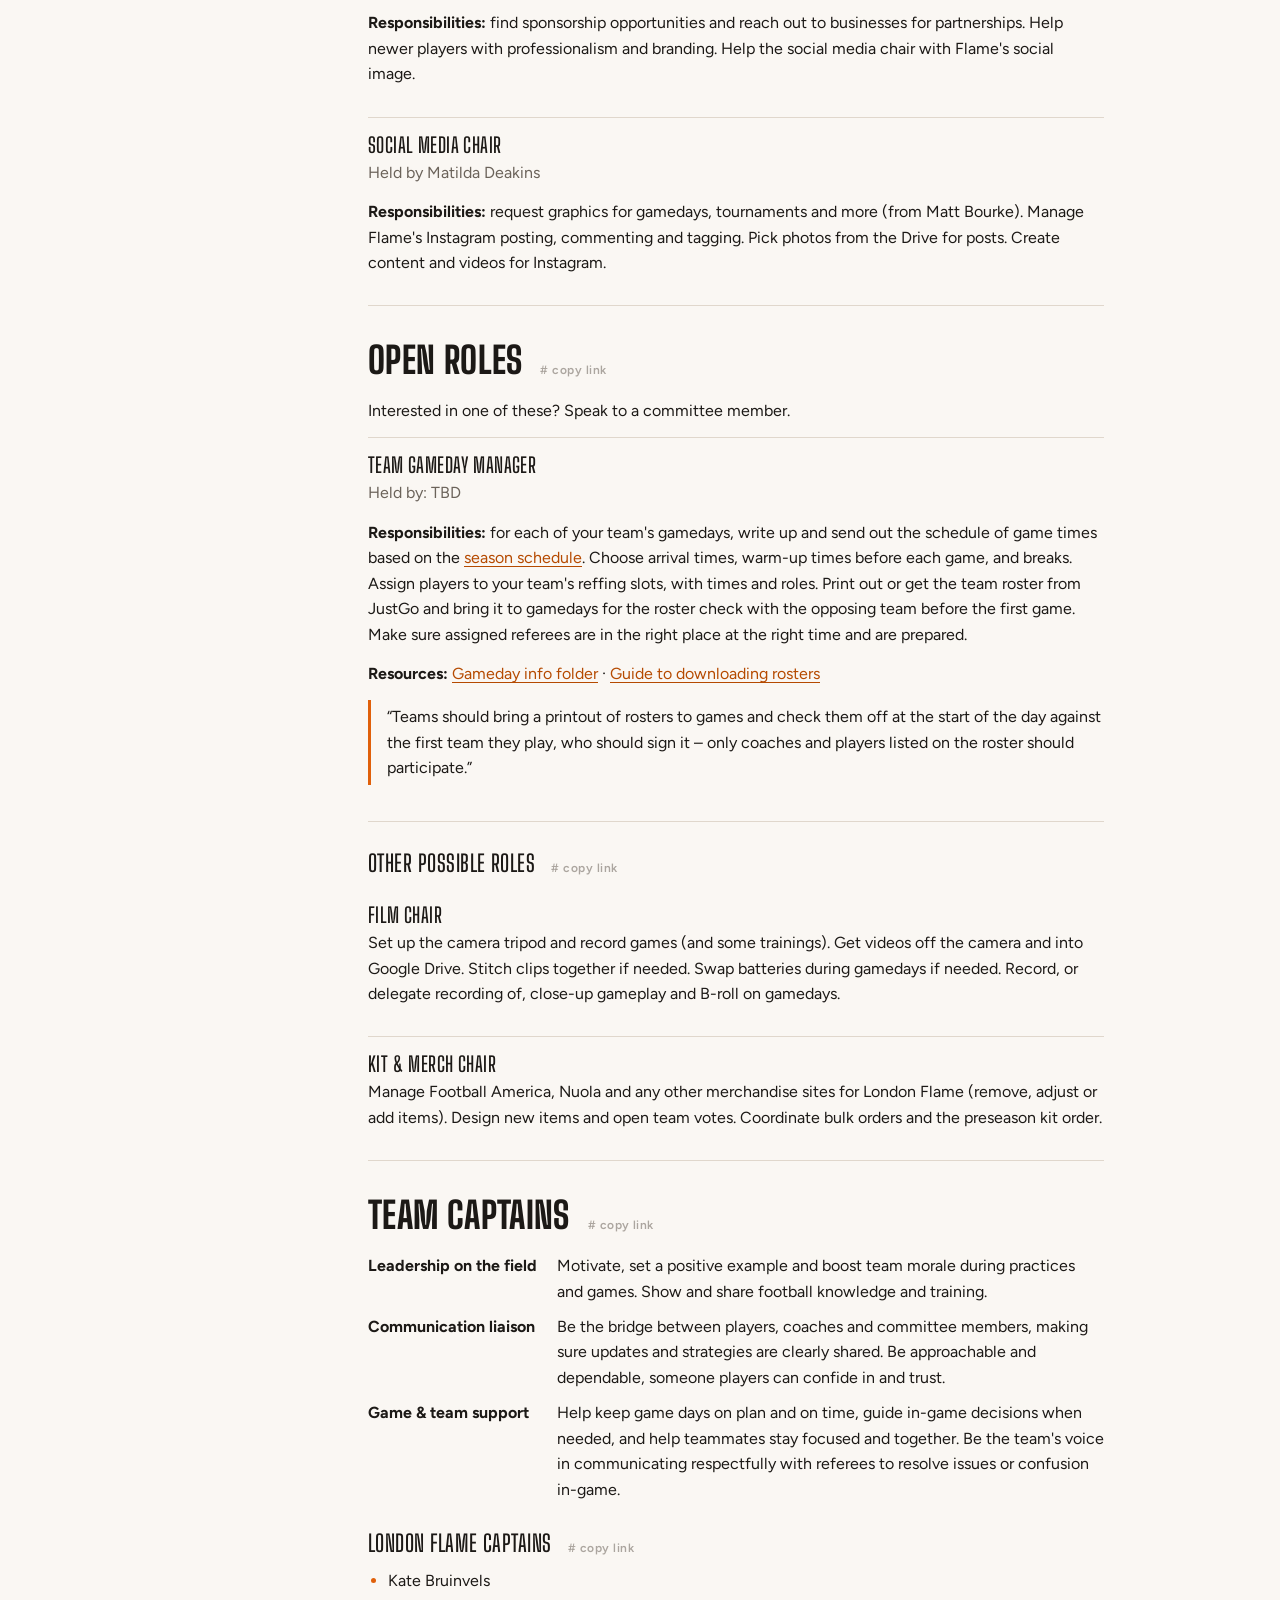
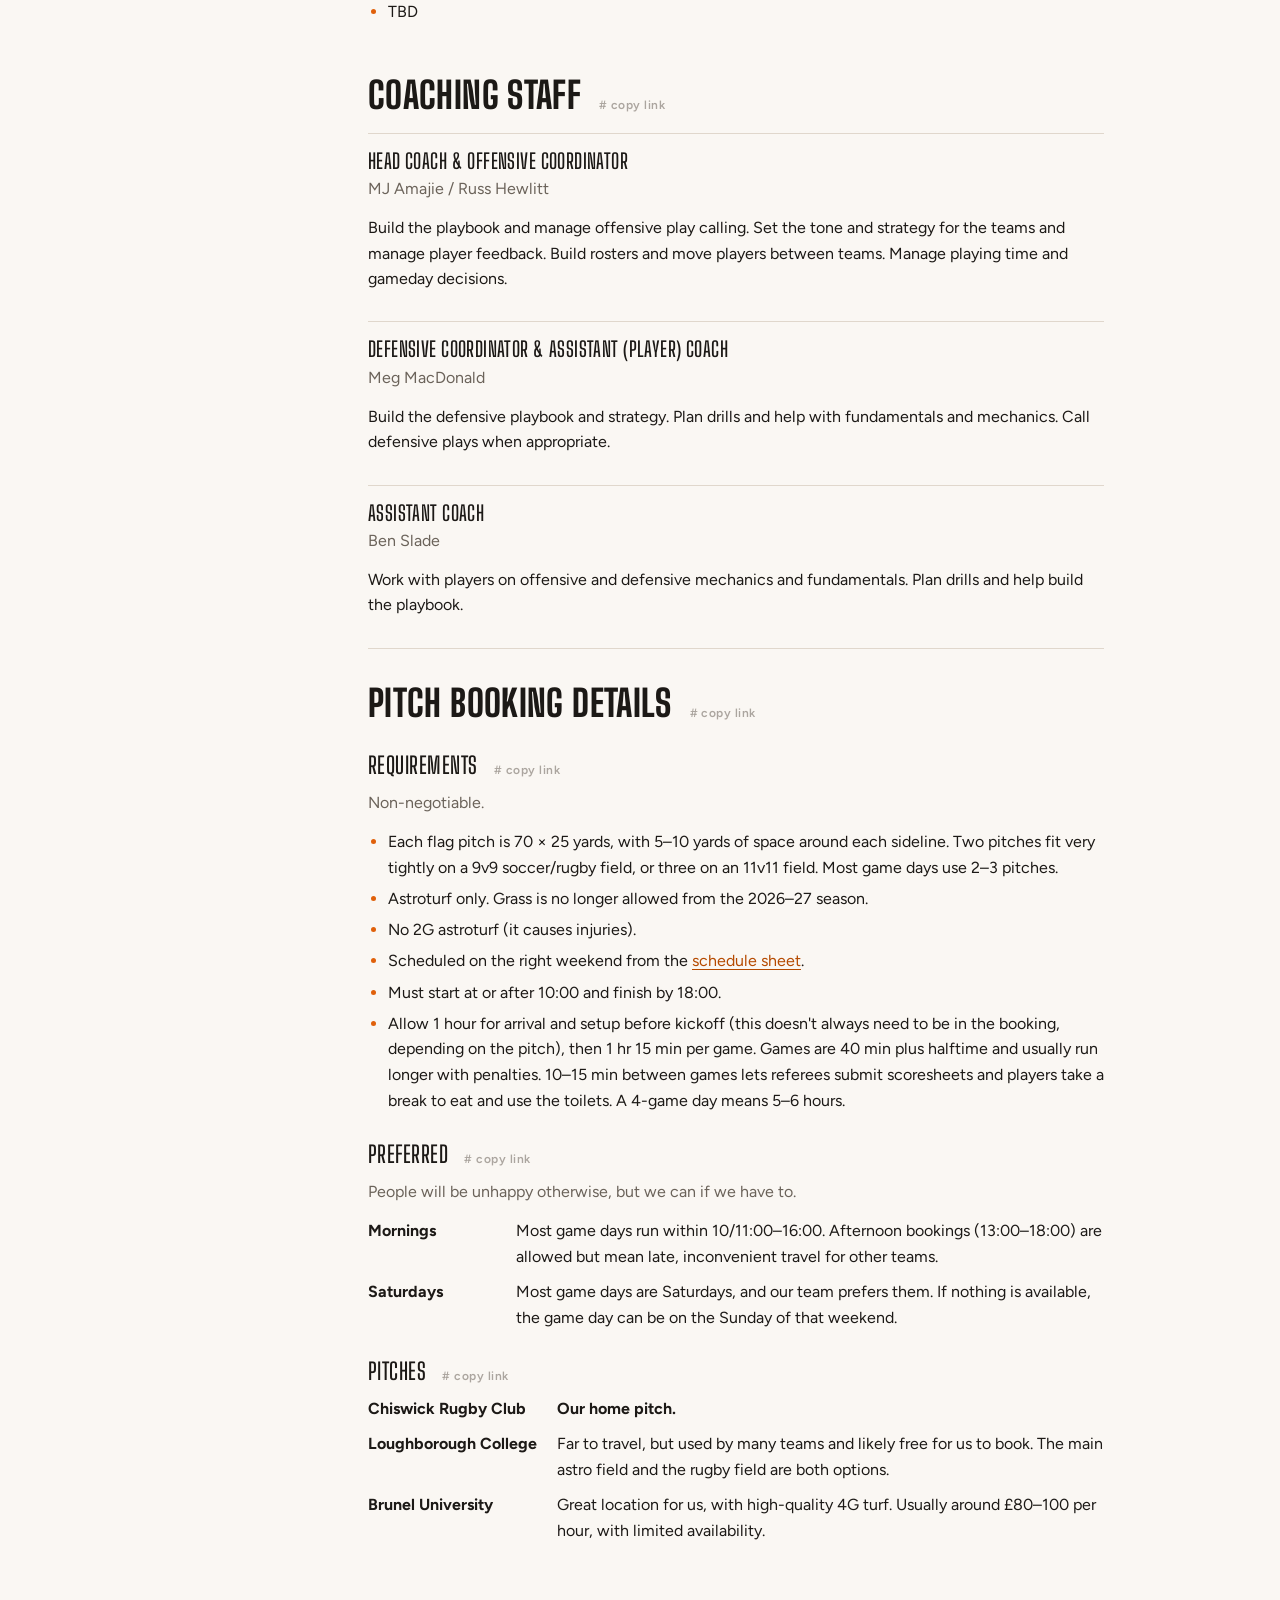
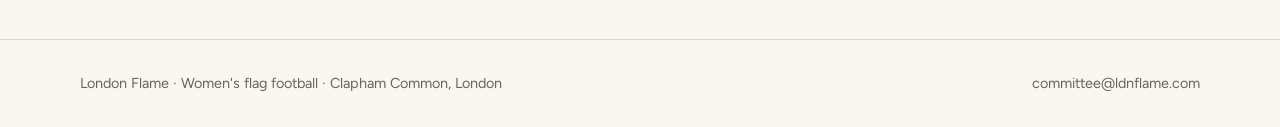
<file: site/committee.html>
<!doctype html>
<html lang="en">
<head>
<meta charset="utf-8">
<meta name="viewport" content="width=device-width, initial-scale=1, viewport-fit=cover">
<title>Committee · London Flame</title>
<meta name="claude:viewport-fit-sides" content="cover">
<meta name="description" content="London Flame committee: internal docs, roles and committee members.">
<link rel="canonical" href="https://ldnflame.com/committee">
<meta property="og:url" content="https://ldnflame.com/committee">
<link rel="icon" href="favicon.svg" type="image/svg+xml">
<link rel="icon" href="favicon-32.png" sizes="32x32" type="image/png">
<link rel="apple-touch-icon" href="apple-touch-icon.png">
<meta name="theme-color" content="#141210">
<meta property="og:site_name" content="London Flame">
<meta property="og:type" content="website">
<meta property="og:title" content="Committee · London Flame">
<meta property="og:description" content="London Flame committee: internal docs, roles and committee members.">
<meta property="og:image" content="https://ldnflame.com/images/og-image.png">
<meta name="twitter:card" content="summary_large_image">
<link rel="preconnect" href="https://fonts.googleapis.com">
<link rel="preconnect" href="https://fonts.gstatic.com" crossorigin>
<link rel="stylesheet" href="https://fonts.googleapis.com/css2?family=Big+Shoulders+Display:wght@600;800&family=Figtree:ital,wght@0,400;0,600;0,700;1,400&display=swap">
<link rel="stylesheet" href="site.css?v=e4068e8b">
</head>
<body data-page="committee">

<header class="bar">
  <div class="wrap">
    <a class="brand" href="index.html" aria-label="London Flame home">
      <img src="images/logo.svg" alt="London Flame" width="135" height="66">
    </a>
    <nav class="bar-links" aria-label="Quick links">
      <a href="calendars.html">Calendar</a>
      <a href="index.html#payment">Pay</a>
      <a class="cta" href="index.html#join">Join</a>
      <button class="menu-btn" type="button" aria-expanded="false">Menu</button>
    </nav>
  </div>
</header>

<div class="wrap page" id="top">
  <aside class="toc" aria-label="Site navigation">
    <nav id="site-nav"><a href="index.html">Club</a> <a href="team.html">WFFL Team</a> <a href="committee.html">Committee</a></nav>
  </aside>

  <main>
    <div class="hero hero-sm">
      <p class="kicker">London Flame</p>
      <h1>Committee</h1>
    </div>

    <section id="committee">
      <h2>Committee hub</h2>
      <p>As we build the club and set our values and vision, we're identifying the roles and responsibilities we need and delegating them. Taking on a committee role is a great way to give back and help shape the club.</p>

      <h3 id="internal-docs">Internal docs</h3>
      <p class="note">You'll need to request access to some of these.</p>
      <ul>
        <li><a href="#pitch-booking">Pitch booking details</a></li>
        <li><a href="ref-tracker.html">Ref duty tracking</a></li>
        <li><a href="https://docs.google.com/spreadsheets/d/1rY8RZ3t2J9BtZr36txQCfzoczpGc5N1uAWs14CgQ8FQ/edit?usp=drivesdk" target="_blank" rel="noopener">Budget</a></li>
        <li><a href="https://drive.google.com/drive/folders/1wJOPdlDRIdsi4Wm5a5qjLjM8QLOun1Fm?usp=drive_link" target="_blank" rel="noopener">Coach-only Google Drive</a></li>
      </ul>

    </section>

    <section id="roles">
      <h2>Committee members</h2>
      <div class="role">
        <h4>Flame Manager</h4>
        <p class="muted">Held by Meg MacDonald</p>
        <p><strong>Responsibilities:</strong> Flame-specific club documentation and communication tools, safeguarding and required certifications, BAFA communication and payments, sourcing equipment (footballs, ink and paper, pylons, cones), organising feedback, transparency.</p>
        <p><strong>Current add-ons:</strong> pitch bookings* and gameday info packets**, finance*, recruitment*, kit design* and merch design/management**, social media***, team management*, film**.</p>
      </div>
      <div class="role">
        <h4>Finance Chair</h4>
        <p class="muted">Held by Meg MacDonald</p>
        <p><strong>Responsibilities:</strong> manage incoming payments for club fees, team fees and other orders. Manage outgoing payments for pitch bookings, PlaymakerX, equipment and so on, and build a seasonal budget.</p>
      </div>
      <div class="role">
        <h4>Social Chair</h4>
        <p class="muted">Held by Natalie Aghajanian</p>
        <p><strong>Responsibilities:</strong> organise club events and outings to build camaraderie and team spirit. Manage in-season team building and foster connections and mentoring between new and seasoned players.</p>
      </div>
      <div class="role">
        <h4>Tournament Chair</h4>
        <p class="muted">Held by Oyku Kaya</p>
        <p><strong>Responsibilities:</strong> review potential tournaments and player requests, and decide on fit and interest. Manage the tournament group chat and interest polls. Coordinate team registration, a group chat for each tournament, travel planning and schedule distribution.</p>
      </div>
      <div class="role">
        <h4>Marketing &amp; Sponsorship Chair</h4>
        <p class="muted">Held by Lillian Kustec</p>
        <p><strong>Responsibilities:</strong> find sponsorship opportunities and reach out to businesses for partnerships. Help newer players with professionalism and branding. Help the social media chair with Flame's social image.</p>
      </div>
      <div class="role">
        <h4>Social Media Chair</h4>
        <p class="muted">Held by Matilda Deakins</p>
        <p><strong>Responsibilities:</strong> request graphics for gamedays, tournaments and more (from Matt Bourke). Manage Flame's Instagram posting, commenting and tagging. Pick photos from the Drive for posts. Create content and videos for Instagram.</p>
      </div>
    </section>

    <section id="open-roles">
      <h2>Open roles</h2>
      <p>Interested in one of these? Speak to a committee member.</p>
      <div class="role">
        <h4>Team Gameday Manager</h4>
        <p class="muted">Held by: TBD</p>
        <p><strong>Responsibilities:</strong> for each of your team's gamedays, write up and send out the schedule of game times based on the <a href="https://docs.google.com/spreadsheets/d/1qwjoVzXBI6eQgPJPa_-0ZKI3pGDk68X5/edit?usp=drivesdk&amp;ouid=109440162999100877255&amp;rtpof=true&amp;sd=true" target="_blank" rel="noopener">season schedule</a>. Choose arrival times, warm-up times before each game, and breaks. Assign players to your team's reffing slots, with times and roles. Print out or get the team roster from JustGo and bring it to gamedays for the roster check with the opposing team before the first game. Make sure assigned referees are in the right place at the right time and are prepared.</p>
        <p><strong>Resources:</strong> <a href="https://drive.google.com/drive/folders/1KlxA8rMMq0FUXbLikqXQPuLKRw440hWV" target="_blank" rel="noopener">Gameday info folder</a> · <a href="https://www.britishamericanfootball.org/wp-content/uploads/2023/03/How-to-run-your-roster-National-Leagues-2023.pdf" target="_blank" rel="noopener">Guide to downloading rosters</a></p>
        <blockquote class="callout">“Teams should bring a printout of rosters to games and check them off at the start of the day against the first team they play, who should sign it – only coaches and players listed on the roster should participate.”</blockquote>
      </div>
      <h3 id="possible-roles">Other possible roles</h3>
      <div class="role">
        <h4>Film Chair</h4>
        <p>Set up the camera tripod and record games (and some trainings). Get videos off the camera and into Google Drive. Stitch clips together if needed. Swap batteries during gamedays if needed. Record, or delegate recording of, close-up gameplay and B-roll on gamedays.</p>
      </div>
      <div class="role">
        <h4>Kit &amp; Merch Chair</h4>
        <p>Manage Football America, Nuola and any other merchandise sites for London Flame (remove, adjust or add items). Design new items and open team votes. Coordinate bulk orders and the preseason kit order.</p>
      </div>
    </section>

    <section id="captains">
      <h2>Team captains</h2>
      <dl class="rows">
        <dt>Leadership on the field</dt>
        <dd>Motivate, set a positive example and boost team morale during practices and games. Show and share football knowledge and training.</dd>
        <dt>Communication liaison</dt>
        <dd>Be the bridge between players, coaches and committee members, making sure updates and strategies are clearly shared. Be approachable and dependable, someone players can confide in and trust.</dd>
        <dt>Game &amp; team support</dt>
        <dd>Help keep game days on plan and on time, guide in-game decisions when needed, and help teammates stay focused and together. Be the team's voice in communicating respectfully with referees to resolve issues or confusion in-game.</dd>
      </dl>
      <h3 id="flame-captains">London Flame captains</h3>
      <ul>
        <li>Kate Bruinvels</li>
        <li>TBD</li>
      </ul>
    </section>

    <section id="coaches">
      <h2>Coaching staff</h2>
      <div class="role">
        <h4>Head Coach &amp; Offensive Coordinator</h4>
        <p class="muted">MJ Amajie / Russ Hewlitt</p>
        <p>Build the playbook and manage offensive play calling. Set the tone and strategy for the teams and manage player feedback. Build rosters and move players between teams. Manage playing time and gameday decisions.</p>
      </div>
      <div class="role">
        <h4>Defensive Coordinator &amp; Assistant (Player) Coach</h4>
        <p class="muted">Meg MacDonald</p>
        <p>Build the defensive playbook and strategy. Plan drills and help with fundamentals and mechanics. Call defensive plays when appropriate.</p>
      </div>
      <div class="role">
        <h4>Assistant Coach</h4>
        <p class="muted">Ben Slade</p>
        <p>Work with players on offensive and defensive mechanics and fundamentals. Plan drills and help build the playbook.</p>
      </div>
    </section>

    <section id="pitch-booking">
      <h2>Pitch booking details</h2>
      <h3 id="pitch-requirements">Requirements</h3>
      <p class="muted">Non-negotiable.</p>
      <ul>
        <li>Each flag pitch is 70 × 25 yards, with 5–10 yards of space around each sideline. Two pitches fit very tightly on a 9v9 soccer/rugby field, or three on an 11v11 field. Most game days use 2–3 pitches.</li>
        <li>Astroturf only. Grass is no longer allowed from the 2026–27 season.</li>
        <li>No 2G astroturf (it causes injuries).</li>
        <li>Scheduled on the right weekend from the <a href="https://docs.google.com/spreadsheets/d/1qwjoVzXBI6eQgPJPa_-0ZKI3pGDk68X5/edit?usp=drivesdk&amp;ouid=109440162999100877255&amp;rtpof=true&amp;sd=true" target="_blank" rel="noopener">schedule sheet</a>.</li>
        <li>Must start at or after 10:00 and finish by 18:00.</li>
        <li>Allow 1 hour for arrival and setup before kickoff (this doesn't always need to be in the booking, depending on the pitch), then 1 hr 15 min per game. Games are 40 min plus halftime and usually run longer with penalties. 10–15 min between games lets referees submit scoresheets and players take a break to eat and use the toilets. A 4-game day means 5–6 hours.</li>
      </ul>
      <h3 id="pitch-preferences">Preferred</h3>
      <p class="muted">People will be unhappy otherwise, but we can if we have to.</p>
      <dl class="rows">
        <dt>Mornings</dt><dd>Most game days run within 10/11:00–16:00. Afternoon bookings (13:00–18:00) are allowed but mean late, inconvenient travel for other teams.</dd>
        <dt>Saturdays</dt><dd>Most game days are Saturdays, and our team prefers them. If nothing is available, the game day can be on the Sunday of that weekend.</dd>
      </dl>
      <h3 id="pitch-venues">Pitches</h3>
      <dl class="rows">
        <dt>Chiswick Rugby Club</dt><dd><strong>Our home pitch.</strong></dd>
        <dt>Loughborough College</dt><dd>Far to travel, but used by many teams and likely free for us to book. The main astro field and the rugby field are both options.</dd>
        <dt>Brunel University</dt><dd>Great location for us, with high-quality 4G turf. Usually around £80–100 per hour, with limited availability.</dd>
      </dl>
    </section>
  </main>
</div>

<footer>
  <div class="wrap">
    <span>London Flame · Women's flag football · Clapham Common, London</span>
    <span>committee@ldnflame.com</span>
  </div>
</footer>

<div class="toast" id="toast" role="status" aria-live="polite"></div>

<script src="site.js?v=1b990692"></script>
</body>
</html>
</file>
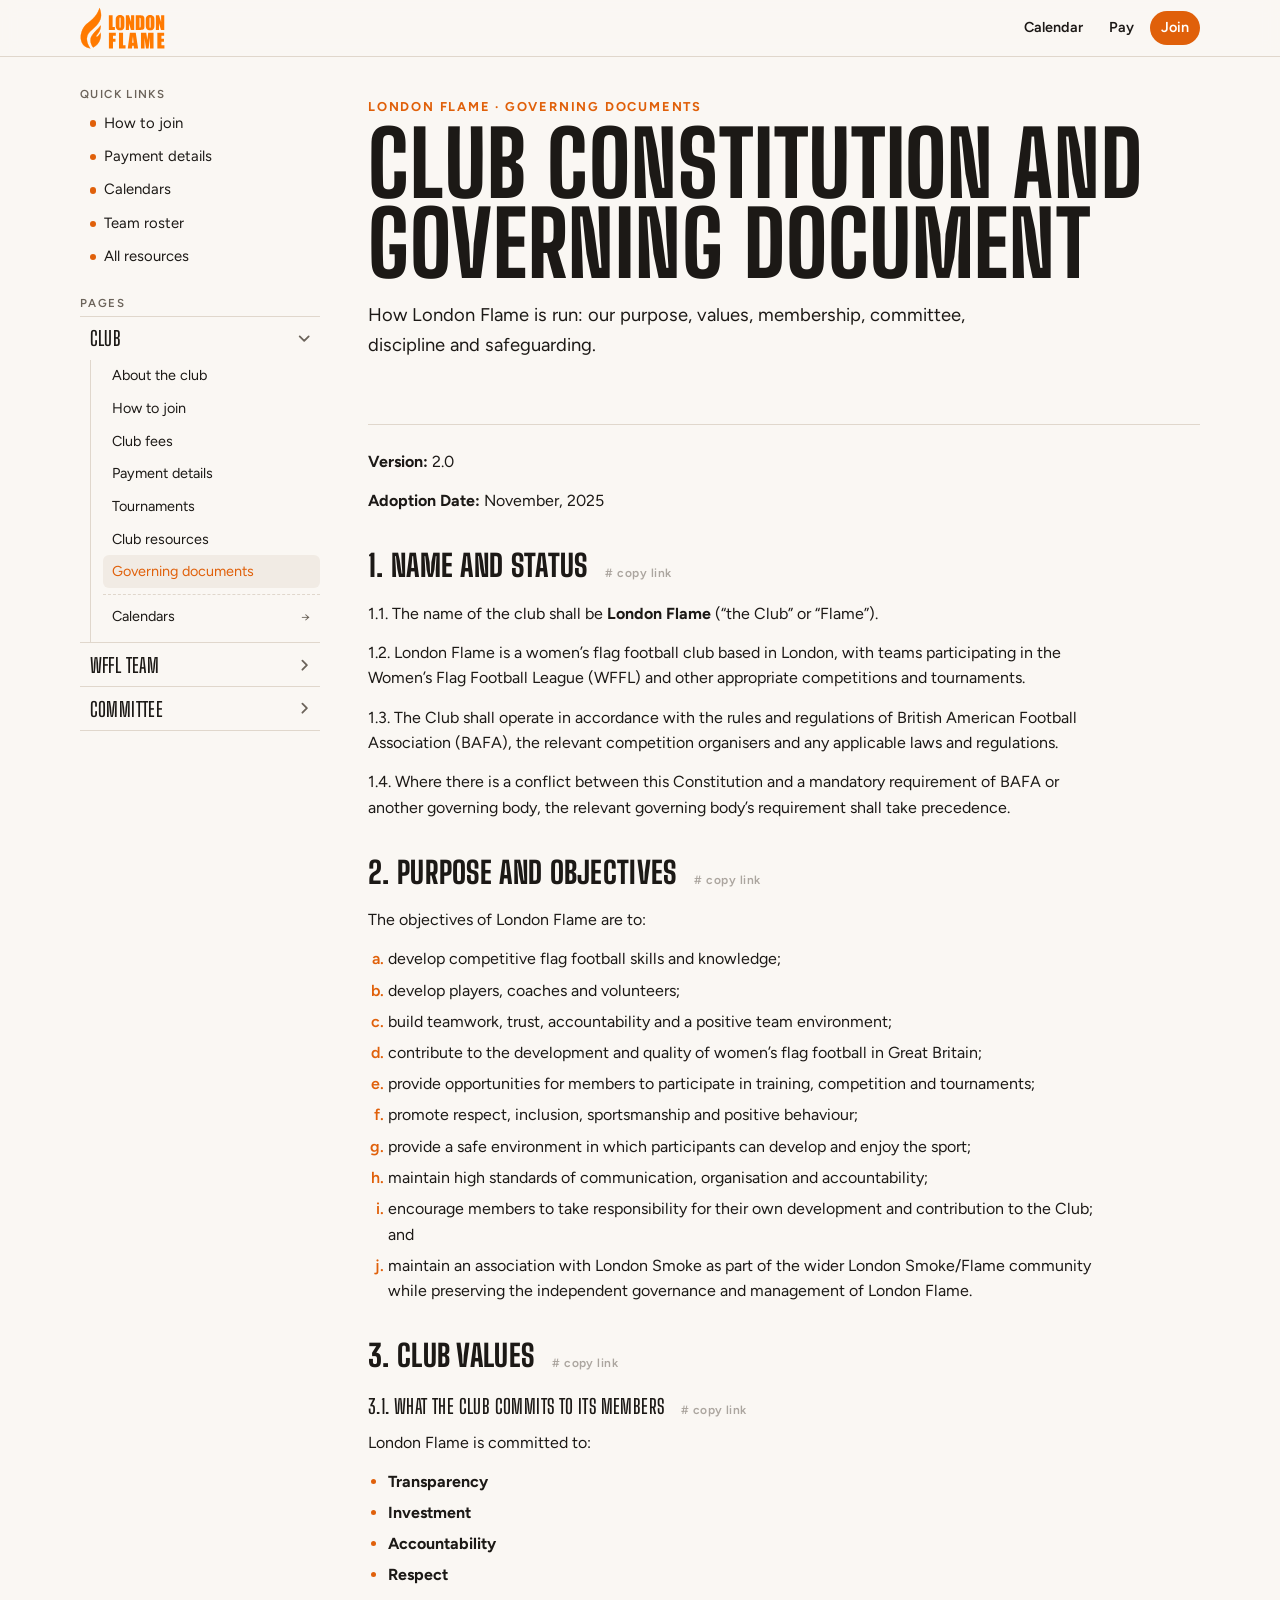
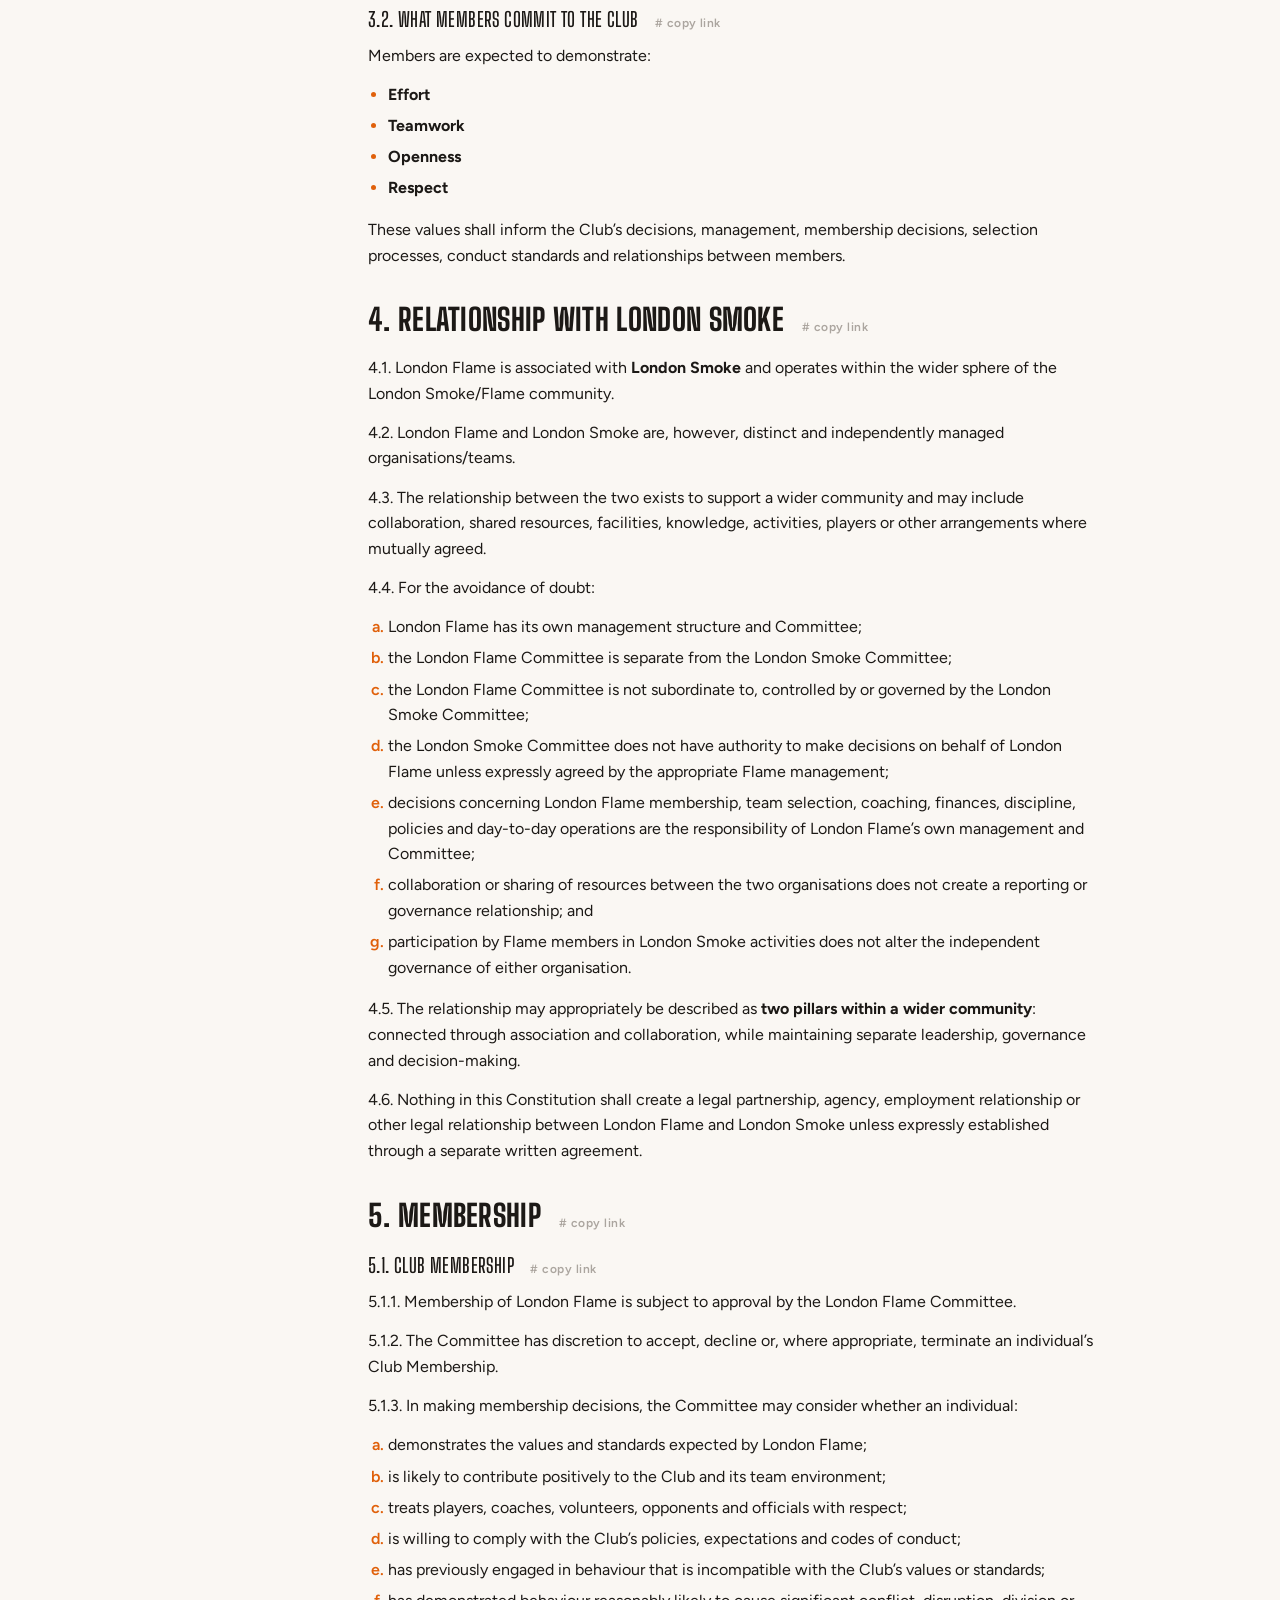
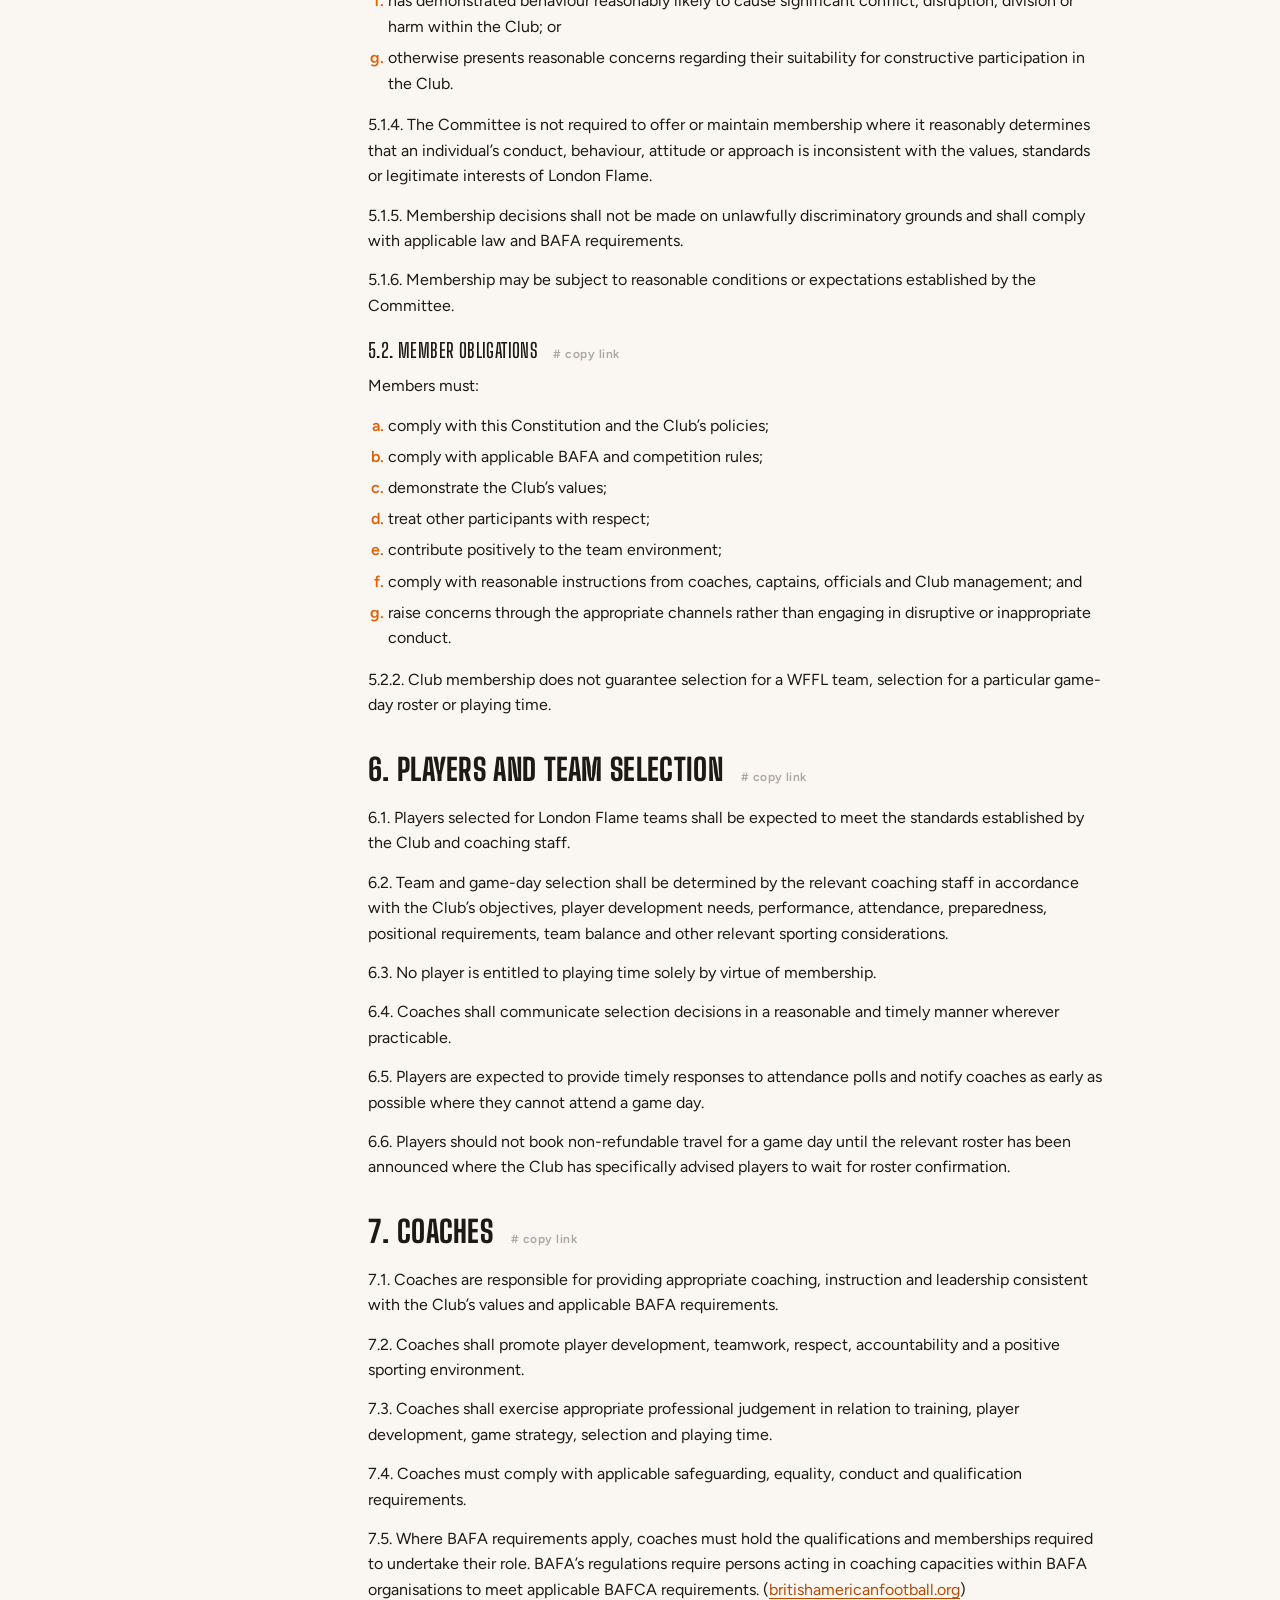
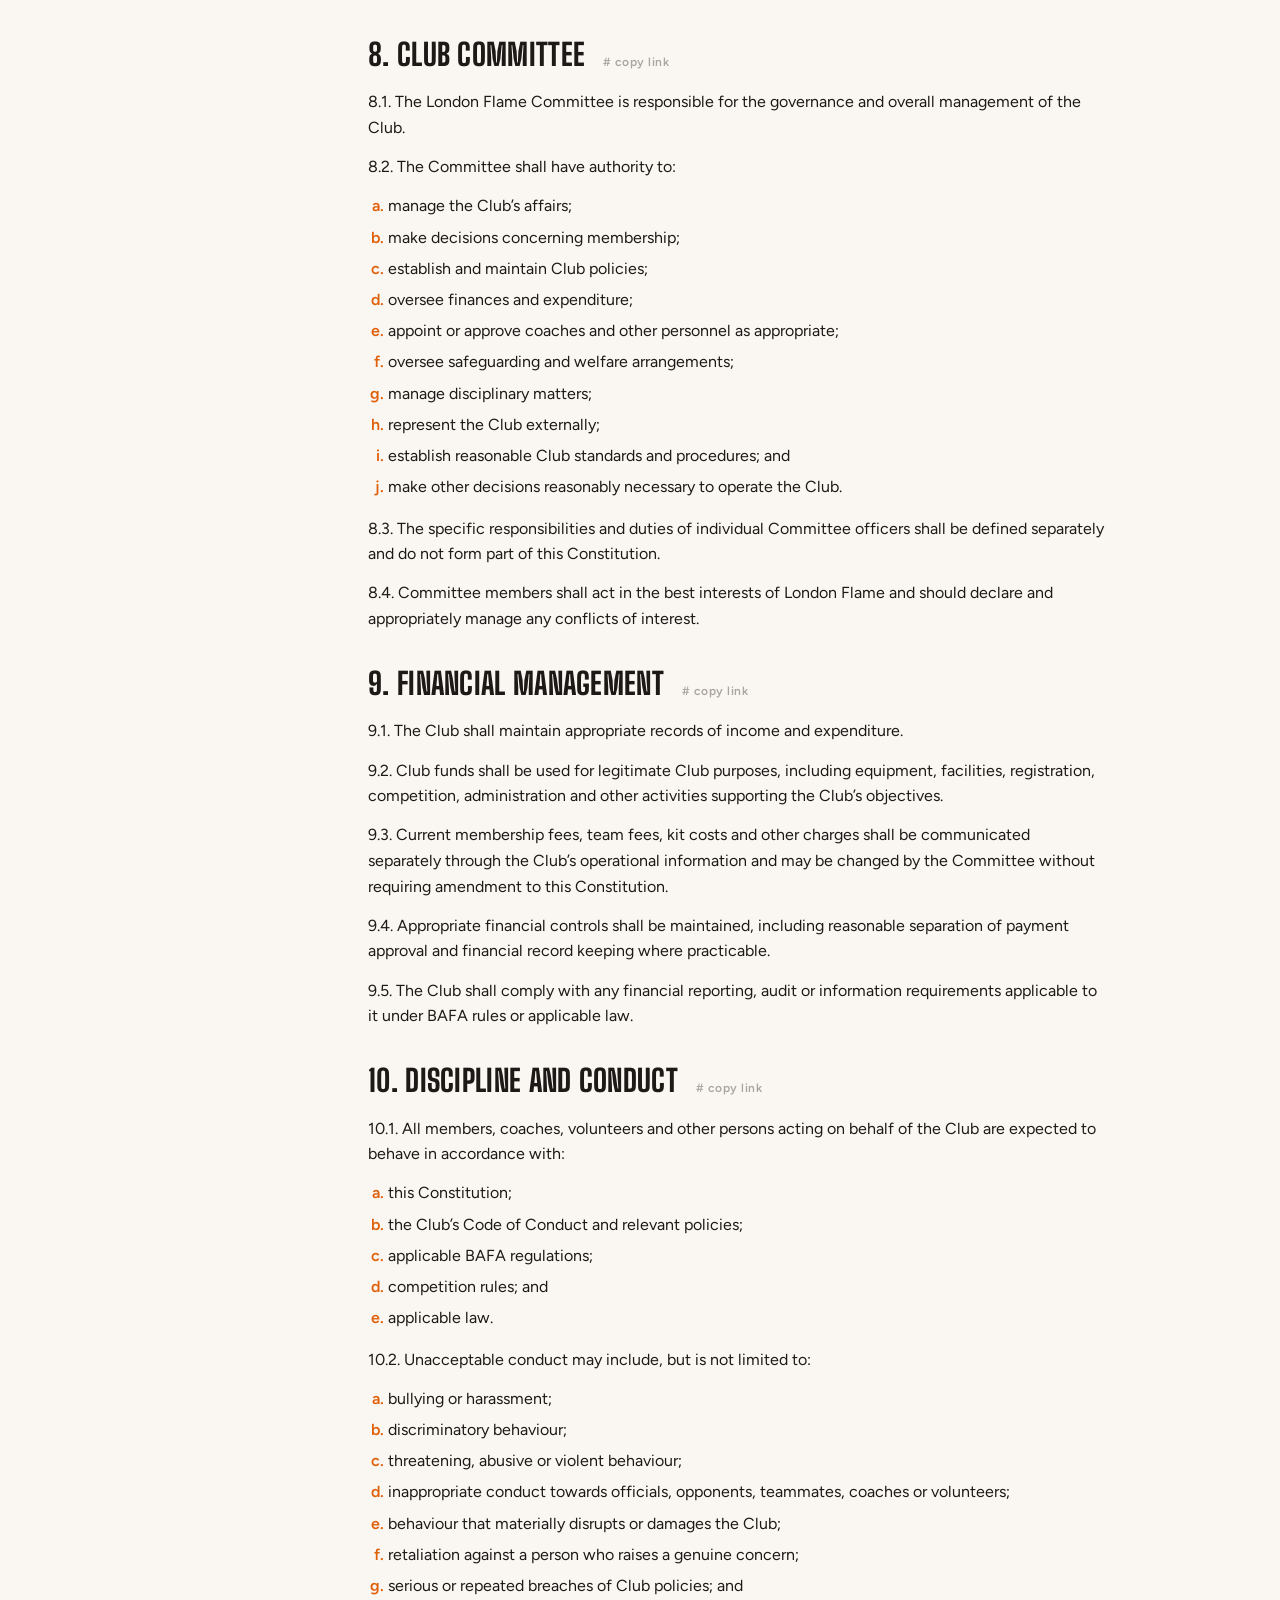
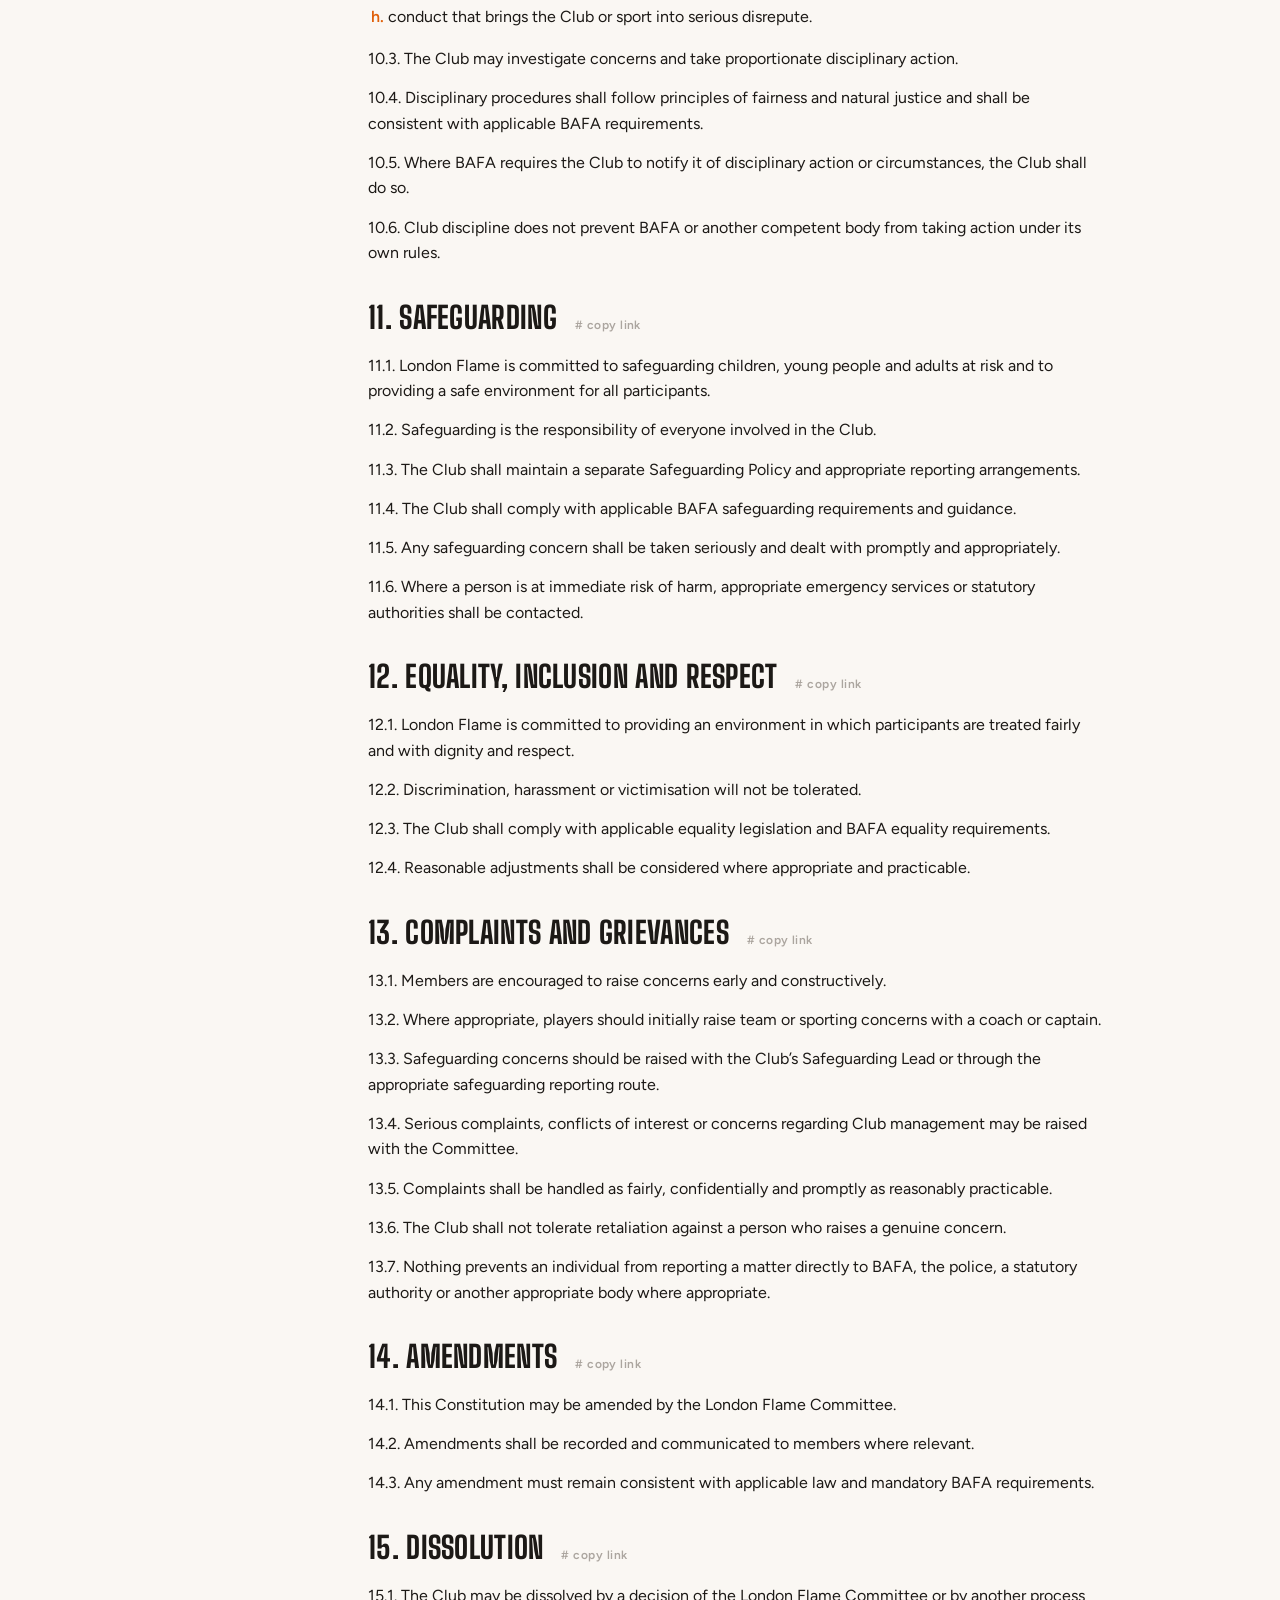
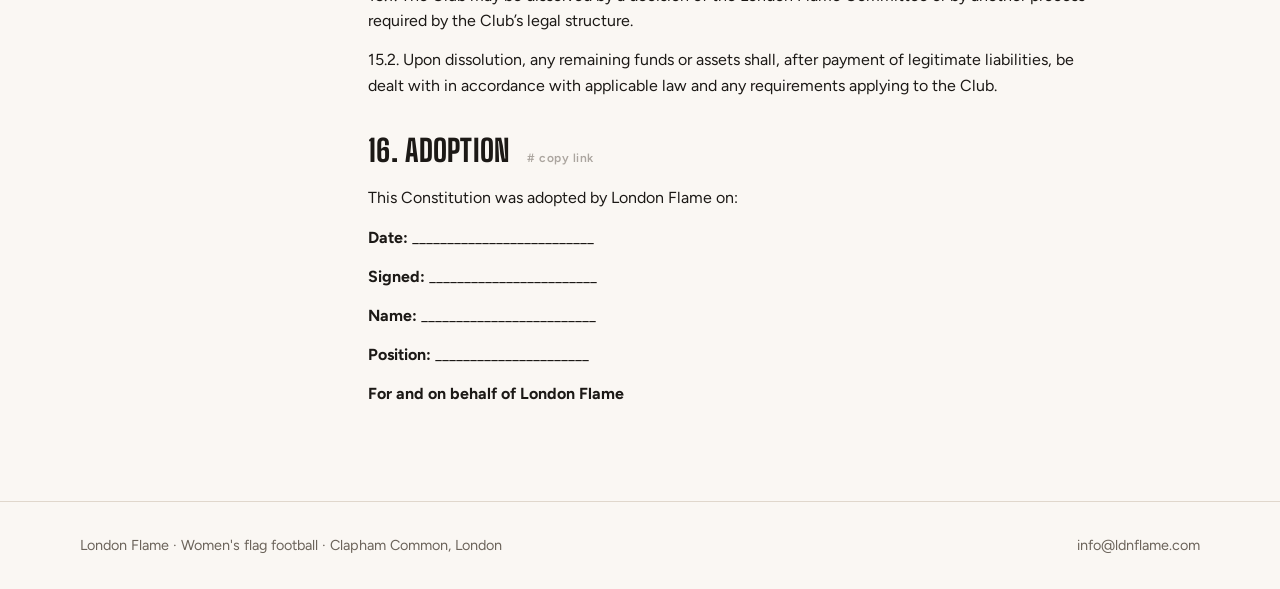
<file: site/constitution.html>
<!doctype html>
<html lang="en">
<head>
<meta charset="utf-8">
<meta name="viewport" content="width=device-width, initial-scale=1, viewport-fit=cover">
<title>Club constitution · London Flame</title>
<meta name="claude:viewport-fit-sides" content="cover">
<meta name="description" content="London Flame club constitution: How London Flame is run: our purpose, values, membership, committee, discipline and safeguarding.">
<link rel="canonical" href="https://ldnflame.com/constitution">
<meta property="og:url" content="https://ldnflame.com/constitution">
<link rel="icon" href="favicon.svg" type="image/svg+xml">
<link rel="icon" href="favicon-32.png" sizes="32x32" type="image/png">
<link rel="apple-touch-icon" href="apple-touch-icon.png">
<meta name="theme-color" content="#141210">
<meta property="og:site_name" content="London Flame">
<meta property="og:type" content="website">
<meta property="og:title" content="Club constitution · London Flame">
<meta property="og:description" content="London Flame club constitution: How London Flame is run: our purpose, values, membership, committee, discipline and safeguarding.">
<meta property="og:image" content="https://ldnflame.com/images/og-image.png">
<meta name="twitter:card" content="summary_large_image">
<link rel="preconnect" href="https://fonts.googleapis.com">
<link rel="preconnect" href="https://fonts.gstatic.com" crossorigin>
<link rel="stylesheet" href="https://fonts.googleapis.com/css2?family=Big+Shoulders+Display:wght@600;800&family=Figtree:ital,wght@0,400;0,600;0,700;1,400&display=swap">
<link rel="stylesheet" href="site.css?v=e4068e8b">
</head>
<body data-page="constitution">

<header class="bar">
  <div class="wrap">
    <a class="brand" href="index.html" aria-label="London Flame home">
      <img src="images/logo.svg" alt="London Flame" width="135" height="66">
    </a>
    <nav class="bar-links" aria-label="Quick links">
      <a href="calendars.html">Calendar</a>
      <a href="index.html#payment">Pay</a>
      <a class="cta" href="index.html#join">Join</a>
      <button class="menu-btn" type="button" aria-expanded="false">Menu</button>
    </nav>
  </div>
</header>

<div class="wrap page" id="top">
  <aside class="toc" aria-label="Site navigation">
    <nav id="site-nav"><a href="index.html">Club</a> <a href="team.html">WFFL Team</a> <a href="committee.html">Committee</a></nav>
  </aside>

  <main>
    <div class="hero hero-sm">
      <p class="kicker">London Flame · Governing documents</p>
      <h1>Club Constitution and Governing Document</h1>
      <p class="lede">How London Flame is run: our purpose, values, membership, committee, discipline and safeguarding.</p>
    </div>

    <article class="doc">
      <p><strong>Version:</strong> 2.0</p>
      <p><strong>Adoption Date:</strong> November, 2025</p>
      <h2 id="name-and-status">1. Name and Status</h2>
      <p>1.1. The name of the club shall be <strong>London Flame</strong> (“the Club” or “Flame”).</p>
      <p>1.2. London Flame is a women’s flag football club based in London, with teams participating in the Women’s Flag Football League (WFFL) and other appropriate competitions and tournaments.</p>
      <p>1.3. The Club shall operate in accordance with the rules and regulations of British American Football Association (BAFA), the relevant competition organisers and any applicable laws and regulations.</p>
      <p>1.4. Where there is a conflict between this Constitution and a mandatory requirement of BAFA or another governing body, the relevant governing body’s requirement shall take precedence.</p>
      <h2 id="purpose-and-objectives">2. Purpose and Objectives</h2>
      <p>The objectives of London Flame are to:</p>
      <ol type="a" class="alpha">
        <li>develop competitive flag football skills and knowledge;</li>
        <li>develop players, coaches and volunteers;</li>
        <li>build teamwork, trust, accountability and a positive team environment;</li>
        <li>contribute to the development and quality of women’s flag football in Great Britain;</li>
        <li>provide opportunities for members to participate in training, competition and tournaments;</li>
        <li>promote respect, inclusion, sportsmanship and positive behaviour;</li>
        <li>provide a safe environment in which participants can develop and enjoy the sport;</li>
        <li>maintain high standards of communication, organisation and accountability;</li>
        <li>encourage members to take responsibility for their own development and contribution to the Club; and</li>
        <li>maintain an association with London Smoke as part of the wider London Smoke/Flame community while preserving the independent governance and management of London Flame.</li>
      </ol><h2 id="club-values">3. Club Values</h2>
      <h3 id="what-the-club-commits-to-its-members">3.1. What the Club commits to its members</h3>
      <p>London Flame is committed to:</p>
      <ul>
        <li><strong>Transparency</strong></li>
        <li><strong>Investment</strong></li>
        <li><strong>Accountability</strong></li>
        <li><strong>Respect</strong></li>
      </ul>
      <h3 id="what-members-commit-to-the-club">3.2. What members commit to the Club</h3>
      <p>Members are expected to demonstrate:</p>
      <ul>
        <li><strong>Effort</strong></li>
        <li><strong>Teamwork</strong></li>
        <li><strong>Openness</strong></li>
        <li><strong>Respect</strong></li>
      </ul>
      <p>These values shall inform the Club’s decisions, management, membership decisions, selection processes, conduct standards and relationships between members.</p>
      <h2 id="relationship-with-london-smoke">4. Relationship with London Smoke</h2>
      <p>4.1. London Flame is associated with <strong>London Smoke</strong> and operates within the wider sphere of the London Smoke/Flame community.</p>
      <p>4.2. London Flame and London Smoke are, however, distinct and independently managed organisations/teams.</p>
      <p>4.3. The relationship between the two exists to support a wider community and may include collaboration, shared resources, facilities, knowledge, activities, players or other arrangements where mutually agreed.</p>
      <p>4.4. For the avoidance of doubt:</p>
      <ol type="a" class="alpha">
        <li>London Flame has its own management structure and Committee;</li>
        <li>the London Flame Committee is separate from the London Smoke Committee;</li>
        <li>the London Flame Committee is not subordinate to, controlled by or governed by the London Smoke Committee;</li>
        <li>the London Smoke Committee does not have authority to make decisions on behalf of London Flame unless expressly agreed by the appropriate Flame management;</li>
        <li>decisions concerning London Flame membership, team selection, coaching, finances, discipline, policies and day-to-day operations are the responsibility of London Flame’s own management and Committee;</li>
        <li>collaboration or sharing of resources between the two organisations does not create a reporting or governance relationship; and</li>
        <li>participation by Flame members in London Smoke activities does not alter the independent governance of either organisation.</li>
      </ol><p>4.5. The relationship may appropriately be described as <strong>two pillars within a wider community</strong>: connected through association and collaboration, while maintaining separate leadership, governance and decision-making.</p>
      <p>4.6. Nothing in this Constitution shall create a legal partnership, agency, employment relationship or other legal relationship between London Flame and London Smoke unless expressly established through a separate written agreement.</p>
      <h2 id="membership">5. Membership</h2>
      <h3 id="club-membership">5.1. Club Membership</h3>
      <p>5.1.1. Membership of London Flame is subject to approval by the London Flame Committee.</p>
      <p>5.1.2. The Committee has discretion to accept, decline or, where appropriate, terminate an individual’s Club Membership.</p>
      <p>5.1.3. In making membership decisions, the Committee may consider whether an individual:</p>
      <ol type="a" class="alpha">
        <li>demonstrates the values and standards expected by London Flame;</li>
        <li>is likely to contribute positively to the Club and its team environment;</li>
        <li>treats players, coaches, volunteers, opponents and officials with respect;</li>
        <li>is willing to comply with the Club’s policies, expectations and codes of conduct;</li>
        <li>has previously engaged in behaviour that is incompatible with the Club’s values or standards;</li>
        <li>has demonstrated behaviour reasonably likely to cause significant conflict, disruption, division or harm within the Club; or</li>
        <li>otherwise presents reasonable concerns regarding their suitability for constructive participation in the Club.</li>
      </ol><p>5.1.4. The Committee is not required to offer or maintain membership where it reasonably determines that an individual’s conduct, behaviour, attitude or approach is inconsistent with the values, standards or legitimate interests of London Flame.</p>
      <p>5.1.5. Membership decisions shall not be made on unlawfully discriminatory grounds and shall comply with applicable law and BAFA requirements.</p>
      <p>5.1.6. Membership may be subject to reasonable conditions or expectations established by the Committee.</p>
      <h3 id="member-obligations">5.2. Member obligations</h3>
      <p>Members must:</p>
      <ol type="a" class="alpha">
        <li>comply with this Constitution and the Club’s policies;</li>
        <li>comply with applicable BAFA and competition rules;</li>
        <li>demonstrate the Club’s values;</li>
        <li>treat other participants with respect;</li>
        <li>contribute positively to the team environment;</li>
        <li>comply with reasonable instructions from coaches, captains, officials and Club management; and</li>
        <li>raise concerns through the appropriate channels rather than engaging in disruptive or inappropriate conduct.</li>
      </ol><p>5.2.2. Club membership does not guarantee selection for a WFFL team, selection for a particular game-day roster or playing time.</p>
      <h2 id="players-and-team-selection">6. Players and Team Selection</h2>
      <p>6.1. Players selected for London Flame teams shall be expected to meet the standards established by the Club and coaching staff.</p>
      <p>6.2. Team and game-day selection shall be determined by the relevant coaching staff in accordance with the Club’s objectives, player development needs, performance, attendance, preparedness, positional requirements, team balance and other relevant sporting considerations.</p>
      <p>6.3. No player is entitled to playing time solely by virtue of membership.</p>
      <p>6.4. Coaches shall communicate selection decisions in a reasonable and timely manner wherever practicable.</p>
      <p>6.5. Players are expected to provide timely responses to attendance polls and notify coaches as early as possible where they cannot attend a game day.</p>
      <p>6.6. Players should not book non-refundable travel for a game day until the relevant roster has been announced where the Club has specifically advised players to wait for roster confirmation.</p>
      <h2 id="coaches">7. Coaches</h2>
      <p>7.1. Coaches are responsible for providing appropriate coaching, instruction and leadership consistent with the Club’s values and applicable BAFA requirements.</p>
      <p>7.2. Coaches shall promote player development, teamwork, respect, accountability and a positive sporting environment.</p>
      <p>7.3. Coaches shall exercise appropriate professional judgement in relation to training, player development, game strategy, selection and playing time.</p>
      <p>7.4. Coaches must comply with applicable safeguarding, equality, conduct and qualification requirements.</p>
      <p>7.5. Where BAFA requirements apply, coaches must hold the qualifications and memberships required to undertake their role. BAFA’s regulations require persons acting in coaching capacities within BAFA organisations to meet applicable BAFCA requirements. (<a href="https://www.britishamericanfootball.org/downloads/BAFA%20Regulations%20April%202015%20-.pdf" target="_blank" rel="noopener">britishamericanfootball.org</a>)</p>
      <h2 id="club-committee">8. Club Committee</h2>
      <p>8.1. The London Flame Committee is responsible for the governance and overall management of the Club.</p>
      <p>8.2. The Committee shall have authority to:</p>
      <ol type="a" class="alpha">
        <li>manage the Club’s affairs;</li>
        <li>make decisions concerning membership;</li>
        <li>establish and maintain Club policies;</li>
        <li>oversee finances and expenditure;</li>
        <li>appoint or approve coaches and other personnel as appropriate;</li>
        <li>oversee safeguarding and welfare arrangements;</li>
        <li>manage disciplinary matters;</li>
        <li>represent the Club externally;</li>
        <li>establish reasonable Club standards and procedures; and</li>
        <li>make other decisions reasonably necessary to operate the Club.</li>
      </ol><p>8.3. The specific responsibilities and duties of individual Committee officers shall be defined separately and do not form part of this Constitution.</p>
      <p>8.4. Committee members shall act in the best interests of London Flame and should declare and appropriately manage any conflicts of interest.</p>
      <h2 id="financial-management">9. Financial Management</h2>
      <p>9.1. The Club shall maintain appropriate records of income and expenditure.</p>
      <p>9.2. Club funds shall be used for legitimate Club purposes, including equipment, facilities, registration, competition, administration and other activities supporting the Club’s objectives.</p>
      <p>9.3. Current membership fees, team fees, kit costs and other charges shall be communicated separately through the Club’s operational information and may be changed by the Committee without requiring amendment to this Constitution.</p>
      <p>9.4. Appropriate financial controls shall be maintained, including reasonable separation of payment approval and financial record keeping where practicable.</p>
      <p>9.5. The Club shall comply with any financial reporting, audit or information requirements applicable to it under BAFA rules or applicable law.</p>
      <h2 id="discipline-and-conduct">10. Discipline and Conduct</h2>
      <p>10.1. All members, coaches, volunteers and other persons acting on behalf of the Club are expected to behave in accordance with:</p>
      <ol type="a" class="alpha">
        <li>this Constitution;</li>
        <li>the Club’s Code of Conduct and relevant policies;</li>
        <li>applicable BAFA regulations;</li>
        <li>competition rules; and</li>
        <li>applicable law.</li>
      </ol><p>10.2. Unacceptable conduct may include, but is not limited to:</p>
      <ol type="a" class="alpha">
        <li>bullying or harassment;</li>
        <li>discriminatory behaviour;</li>
        <li>threatening, abusive or violent behaviour;</li>
        <li>inappropriate conduct towards officials, opponents, teammates, coaches or volunteers;</li>
        <li>behaviour that materially disrupts or damages the Club;</li>
        <li>retaliation against a person who raises a genuine concern;</li>
        <li>serious or repeated breaches of Club policies; and</li>
        <li>conduct that brings the Club or sport into serious disrepute.</li>
      </ol><p>10.3. The Club may investigate concerns and take proportionate disciplinary action.</p>
      <p>10.4. Disciplinary procedures shall follow principles of fairness and natural justice and shall be consistent with applicable BAFA requirements.</p>
      <p>10.5. Where BAFA requires the Club to notify it of disciplinary action or circumstances, the Club shall do so.</p>
      <p>10.6. Club discipline does not prevent BAFA or another competent body from taking action under its own rules.</p>
      <h2 id="safeguarding">11. Safeguarding</h2>
      <p>11.1. London Flame is committed to safeguarding children, young people and adults at risk and to providing a safe environment for all participants.</p>
      <p>11.2. Safeguarding is the responsibility of everyone involved in the Club.</p>
      <p>11.3. The Club shall maintain a separate Safeguarding Policy and appropriate reporting arrangements.</p>
      <p>11.4. The Club shall comply with applicable BAFA safeguarding requirements and guidance.</p>
      <p>11.5. Any safeguarding concern shall be taken seriously and dealt with promptly and appropriately.</p>
      <p>11.6. Where a person is at immediate risk of harm, appropriate emergency services or statutory authorities shall be contacted.</p>
      <h2 id="equality-inclusion-and-respect">12. Equality, Inclusion and Respect</h2>
      <p>12.1. London Flame is committed to providing an environment in which participants are treated fairly and with dignity and respect.</p>
      <p>12.2. Discrimination, harassment or victimisation will not be tolerated.</p>
      <p>12.3. The Club shall comply with applicable equality legislation and BAFA equality requirements.</p>
      <p>12.4. Reasonable adjustments shall be considered where appropriate and practicable.</p>
      <h2 id="complaints-and-grievances">13. Complaints and Grievances</h2>
      <p>13.1. Members are encouraged to raise concerns early and constructively.</p>
      <p>13.2. Where appropriate, players should initially raise team or sporting concerns with a coach or captain.</p>
      <p>13.3. Safeguarding concerns should be raised with the Club’s Safeguarding Lead or through the appropriate safeguarding reporting route.</p>
      <p>13.4. Serious complaints, conflicts of interest or concerns regarding Club management may be raised with the Committee.</p>
      <p>13.5. Complaints shall be handled as fairly, confidentially and promptly as reasonably practicable.</p>
      <p>13.6. The Club shall not tolerate retaliation against a person who raises a genuine concern.</p>
      <p>13.7. Nothing prevents an individual from reporting a matter directly to BAFA, the police, a statutory authority or another appropriate body where appropriate.</p>
      <h2 id="amendments">14. Amendments</h2>
      <p>14.1. This Constitution may be amended by the London Flame Committee.</p>
      <p>14.2. Amendments shall be recorded and communicated to members where relevant.</p>
      <p>14.3. Any amendment must remain consistent with applicable law and mandatory BAFA requirements.</p>
      <h2 id="dissolution">15. Dissolution</h2>
      <p>15.1. The Club may be dissolved by a decision of the London Flame Committee or by another process required by the Club’s legal structure.</p>
      <p>15.2. Upon dissolution, any remaining funds or assets shall, after payment of legitimate liabilities, be dealt with in accordance with applicable law and any requirements applying to the Club.</p>
      <h2 id="adoption">16. Adoption</h2>
      <p>This Constitution was adopted by London Flame on:</p>
      <p><strong>Date:</strong> __________________________</p>
      <p><strong>Signed:</strong> ________________________</p>
      <p><strong>Name:</strong> _________________________</p>
      <p><strong>Position:</strong> ______________________</p>
      <p><strong>For and on behalf of London Flame</strong></p>
    </article>
  </main>
</div>

<footer>
  <div class="wrap">
    <span>London Flame · Women's flag football · Clapham Common, London</span>
    <span>info@ldnflame.com</span>
  </div>
</footer>

<div class="toast" id="toast" role="status" aria-live="polite"></div>

<script src="site.js?v=1b990692"></script>
</body>
</html>
</file>
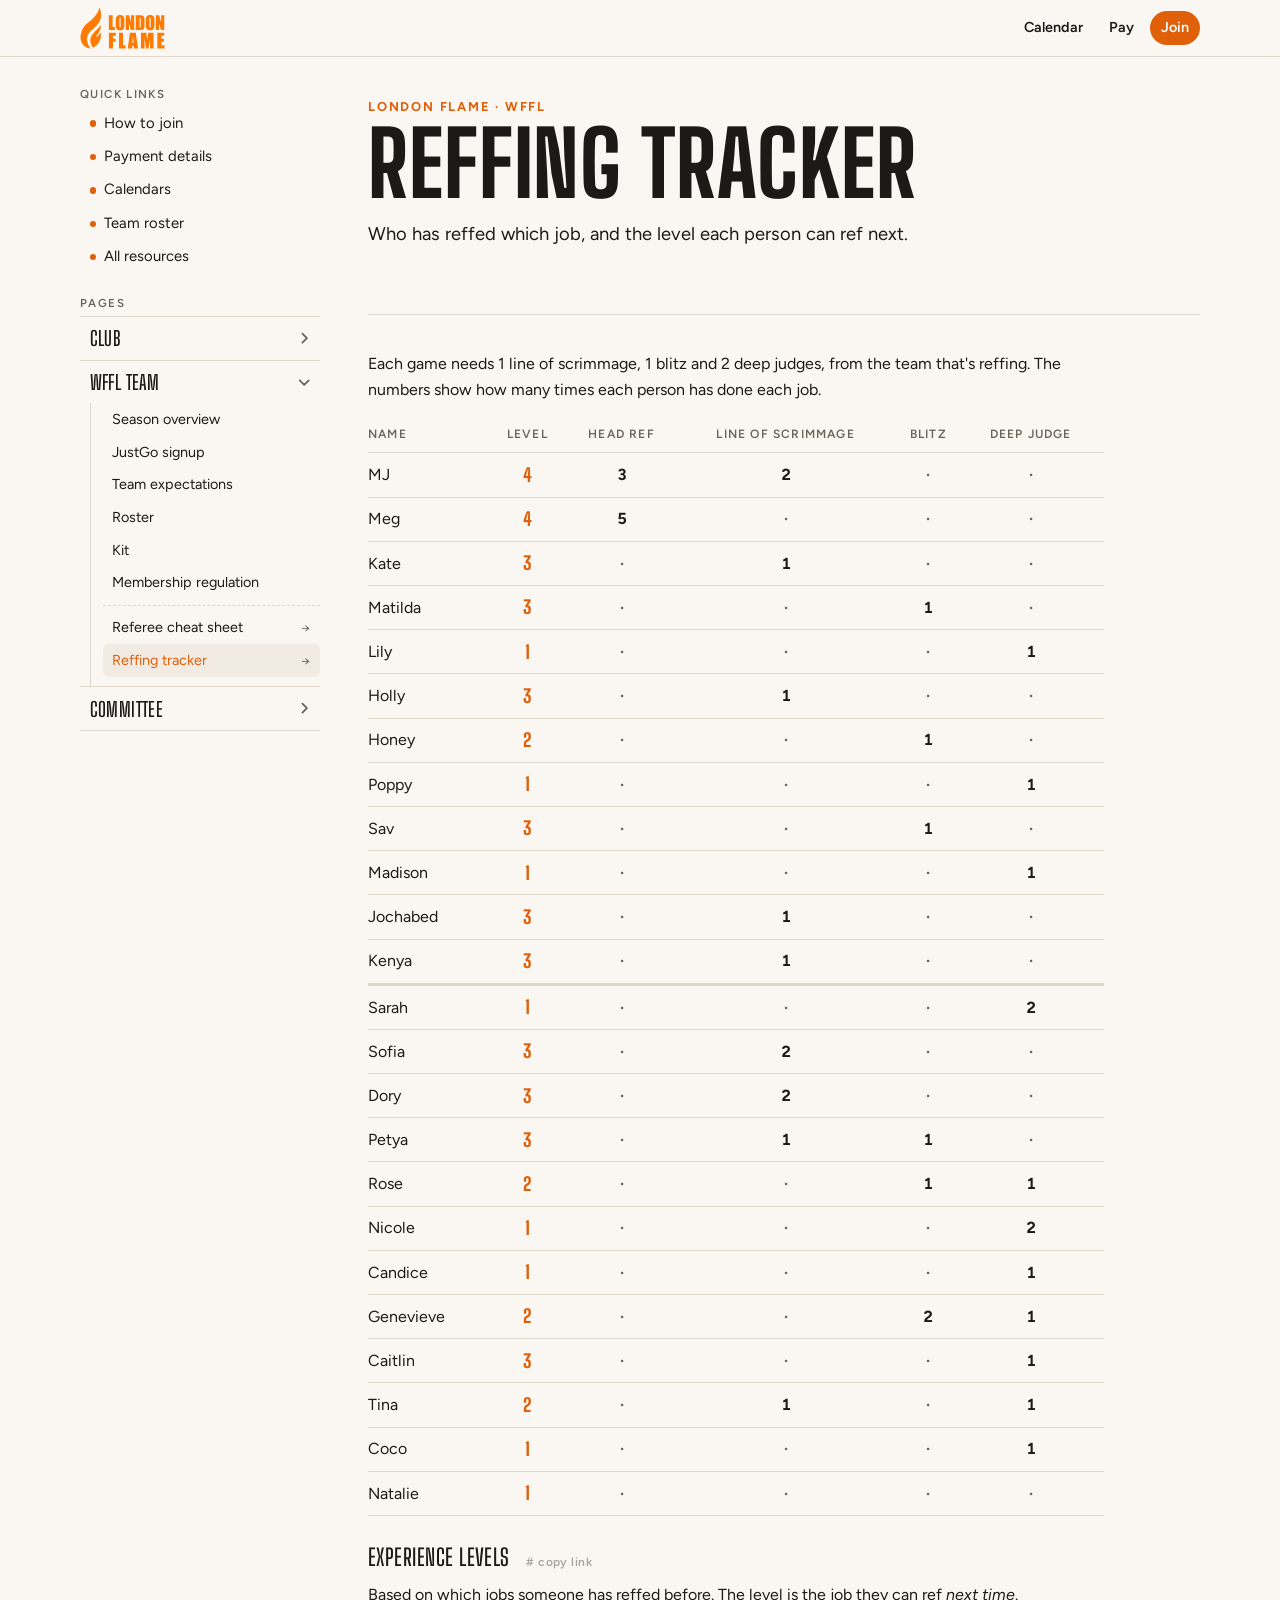
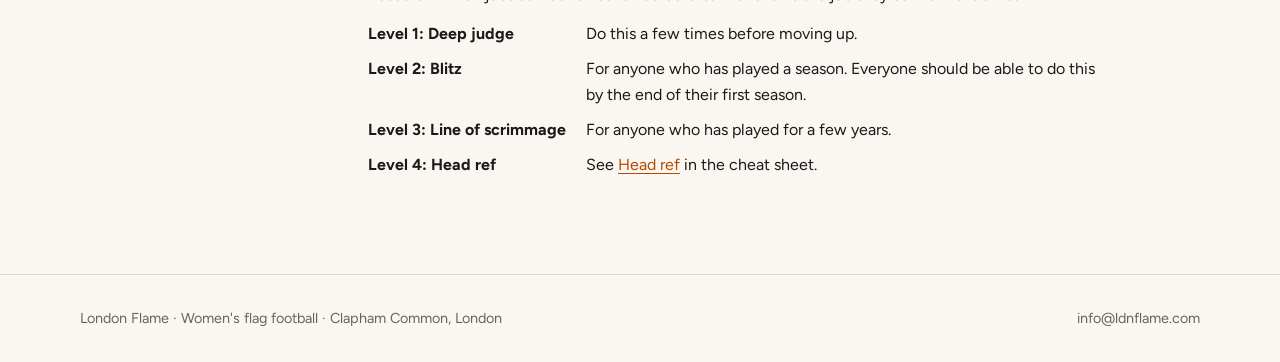
<file: site/ref-tracker.html>
<!doctype html>
<html lang="en">
<head>
<meta charset="utf-8">
<meta name="viewport" content="width=device-width, initial-scale=1, viewport-fit=cover">
<title>Reffing tracker · London Flame</title>
<meta name="claude:viewport-fit-sides" content="cover">
<meta name="description" content="London Flame reffing tracker: Who has reffed which job, and the level each person can ref next.">
<link rel="canonical" href="https://ldnflame.com/ref-tracker">
<meta property="og:url" content="https://ldnflame.com/ref-tracker">
<link rel="icon" href="favicon.svg" type="image/svg+xml">
<link rel="icon" href="favicon-32.png" sizes="32x32" type="image/png">
<link rel="apple-touch-icon" href="apple-touch-icon.png">
<meta name="theme-color" content="#141210">
<meta property="og:site_name" content="London Flame">
<meta property="og:type" content="website">
<meta property="og:title" content="Reffing tracker · London Flame">
<meta property="og:description" content="London Flame reffing tracker: Who has reffed which job, and the level each person can ref next.">
<meta property="og:image" content="https://ldnflame.com/images/og-image.png">
<meta name="twitter:card" content="summary_large_image">
<link rel="preconnect" href="https://fonts.googleapis.com">
<link rel="preconnect" href="https://fonts.gstatic.com" crossorigin>
<link rel="stylesheet" href="https://fonts.googleapis.com/css2?family=Big+Shoulders+Display:wght@600;800&family=Figtree:ital,wght@0,400;0,600;0,700;1,400&display=swap">
<link rel="stylesheet" href="site.css?v=e4068e8b">
</head>
<body data-page="ref-tracker">

<header class="bar">
  <div class="wrap">
    <a class="brand" href="index.html" aria-label="London Flame home">
      <img src="images/logo.svg" alt="London Flame" width="135" height="66">
    </a>
    <nav class="bar-links" aria-label="Quick links">
      <a href="calendars.html">Calendar</a>
      <a href="index.html#payment">Pay</a>
      <a class="cta" href="index.html#join">Join</a>
      <button class="menu-btn" type="button" aria-expanded="false">Menu</button>
    </nav>
  </div>
</header>

<div class="wrap page" id="top">
  <aside class="toc" aria-label="Site navigation">
    <nav id="site-nav"><a href="index.html">Club</a> <a href="team.html">WFFL Team</a> <a href="committee.html">Committee</a></nav>
  </aside>

  <main>
    <div class="hero hero-sm">
      <p class="kicker">London Flame · WFFL</p>
      <h1>Reffing tracker</h1>
      <p class="lede">Who has reffed which job, and the level each person can ref next.</p>
    </div>

    <section id="ref-tracking">
      <p>Each game needs 1 line of scrimmage, 1 blitz and 2 deep judges, from the team that's reffing. The numbers show how many times each person has done each job.</p>
      <div class="table-scroll">
        <table class="tracker">
          <thead><tr><th>Name</th><th title="The level they can ref next time">Level</th><th>Head ref</th><th>Line of scrimmage</th><th>Blitz</th><th>Deep judge</th></tr></thead>
          <tbody>
            <tr><td>MJ</td><td class="num">4</td><td class="tally">3</td><td class="tally">2</td><td class="tally"><span class="muted">·</span></td><td class="tally"><span class="muted">·</span></td></tr>
            <tr><td>Meg</td><td class="num">4</td><td class="tally">5</td><td class="tally"><span class="muted">·</span></td><td class="tally"><span class="muted">·</span></td><td class="tally"><span class="muted">·</span></td></tr>
            <tr><td>Kate</td><td class="num">3</td><td class="tally"><span class="muted">·</span></td><td class="tally">1</td><td class="tally"><span class="muted">·</span></td><td class="tally"><span class="muted">·</span></td></tr>
            <tr><td>Matilda</td><td class="num">3</td><td class="tally"><span class="muted">·</span></td><td class="tally"><span class="muted">·</span></td><td class="tally">1</td><td class="tally"><span class="muted">·</span></td></tr>
            <tr><td>Lily</td><td class="num">1</td><td class="tally"><span class="muted">·</span></td><td class="tally"><span class="muted">·</span></td><td class="tally"><span class="muted">·</span></td><td class="tally">1</td></tr>
            <tr><td>Holly</td><td class="num">3</td><td class="tally"><span class="muted">·</span></td><td class="tally">1</td><td class="tally"><span class="muted">·</span></td><td class="tally"><span class="muted">·</span></td></tr>
            <tr><td>Honey</td><td class="num">2</td><td class="tally"><span class="muted">·</span></td><td class="tally"><span class="muted">·</span></td><td class="tally">1</td><td class="tally"><span class="muted">·</span></td></tr>
            <tr><td>Poppy</td><td class="num">1</td><td class="tally"><span class="muted">·</span></td><td class="tally"><span class="muted">·</span></td><td class="tally"><span class="muted">·</span></td><td class="tally">1</td></tr>
            <tr><td>Sav</td><td class="num">3</td><td class="tally"><span class="muted">·</span></td><td class="tally"><span class="muted">·</span></td><td class="tally">1</td><td class="tally"><span class="muted">·</span></td></tr>
            <tr><td>Madison</td><td class="num">1</td><td class="tally"><span class="muted">·</span></td><td class="tally"><span class="muted">·</span></td><td class="tally"><span class="muted">·</span></td><td class="tally">1</td></tr>
            <tr><td>Jochabed</td><td class="num">3</td><td class="tally"><span class="muted">·</span></td><td class="tally">1</td><td class="tally"><span class="muted">·</span></td><td class="tally"><span class="muted">·</span></td></tr>
            <tr><td>Kenya</td><td class="num">3</td><td class="tally"><span class="muted">·</span></td><td class="tally">1</td><td class="tally"><span class="muted">·</span></td><td class="tally"><span class="muted">·</span></td></tr>
            <tr class="split"><td colspan="6"></td></tr>
            <tr><td>Sarah</td><td class="num">1</td><td class="tally"><span class="muted">·</span></td><td class="tally"><span class="muted">·</span></td><td class="tally"><span class="muted">·</span></td><td class="tally">2</td></tr>
            <tr><td>Sofia</td><td class="num">3</td><td class="tally"><span class="muted">·</span></td><td class="tally">2</td><td class="tally"><span class="muted">·</span></td><td class="tally"><span class="muted">·</span></td></tr>
            <tr><td>Dory</td><td class="num">3</td><td class="tally"><span class="muted">·</span></td><td class="tally">2</td><td class="tally"><span class="muted">·</span></td><td class="tally"><span class="muted">·</span></td></tr>
            <tr><td>Petya</td><td class="num">3</td><td class="tally"><span class="muted">·</span></td><td class="tally">1</td><td class="tally">1</td><td class="tally"><span class="muted">·</span></td></tr>
            <tr><td>Rose</td><td class="num">2</td><td class="tally"><span class="muted">·</span></td><td class="tally"><span class="muted">·</span></td><td class="tally">1</td><td class="tally">1</td></tr>
            <tr><td>Nicole</td><td class="num">1</td><td class="tally"><span class="muted">·</span></td><td class="tally"><span class="muted">·</span></td><td class="tally"><span class="muted">·</span></td><td class="tally">2</td></tr>
            <tr><td>Candice</td><td class="num">1</td><td class="tally"><span class="muted">·</span></td><td class="tally"><span class="muted">·</span></td><td class="tally"><span class="muted">·</span></td><td class="tally">1</td></tr>
            <tr><td>Genevieve</td><td class="num">2</td><td class="tally"><span class="muted">·</span></td><td class="tally"><span class="muted">·</span></td><td class="tally">2</td><td class="tally">1</td></tr>
            <tr><td>Caitlin</td><td class="num">3</td><td class="tally"><span class="muted">·</span></td><td class="tally"><span class="muted">·</span></td><td class="tally"><span class="muted">·</span></td><td class="tally">1</td></tr>
            <tr><td>Tina</td><td class="num">2</td><td class="tally"><span class="muted">·</span></td><td class="tally">1</td><td class="tally"><span class="muted">·</span></td><td class="tally">1</td></tr>
            <tr><td>Coco</td><td class="num">1</td><td class="tally"><span class="muted">·</span></td><td class="tally"><span class="muted">·</span></td><td class="tally"><span class="muted">·</span></td><td class="tally">1</td></tr>
            <tr><td>Natalie</td><td class="num">1</td><td class="tally"><span class="muted">·</span></td><td class="tally"><span class="muted">·</span></td><td class="tally"><span class="muted">·</span></td><td class="tally"><span class="muted">·</span></td></tr>
          </tbody>
        </table>
      </div>
      <h3 id="ref-levels">Experience levels</h3>
      <p>Based on which jobs someone has reffed before. The level is the job they can ref <em>next time</em>.</p>
      <dl class="rows">
        <dt>Level 1: Deep judge</dt><dd>Do this a few times before moving up.</dd>
        <dt>Level 2: Blitz</dt><dd>For anyone who has played a season. Everyone should be able to do this by the end of their first season.</dd>
        <dt>Level 3: Line of scrimmage</dt><dd>For anyone who has played for a few years.</dd>
        <dt>Level 4: Head ref</dt><dd>See <a href="referee.html#ref-head">Head ref</a> in the cheat sheet.</dd>
      </dl>
    </section>
  </main>
</div>

<footer>
  <div class="wrap">
    <span>London Flame · Women's flag football · Clapham Common, London</span>
    <span>info@ldnflame.com</span>
  </div>
</footer>

<div class="toast" id="toast" role="status" aria-live="polite"></div>

<script src="site.js?v=1b990692"></script>
</body>
</html>
</file>
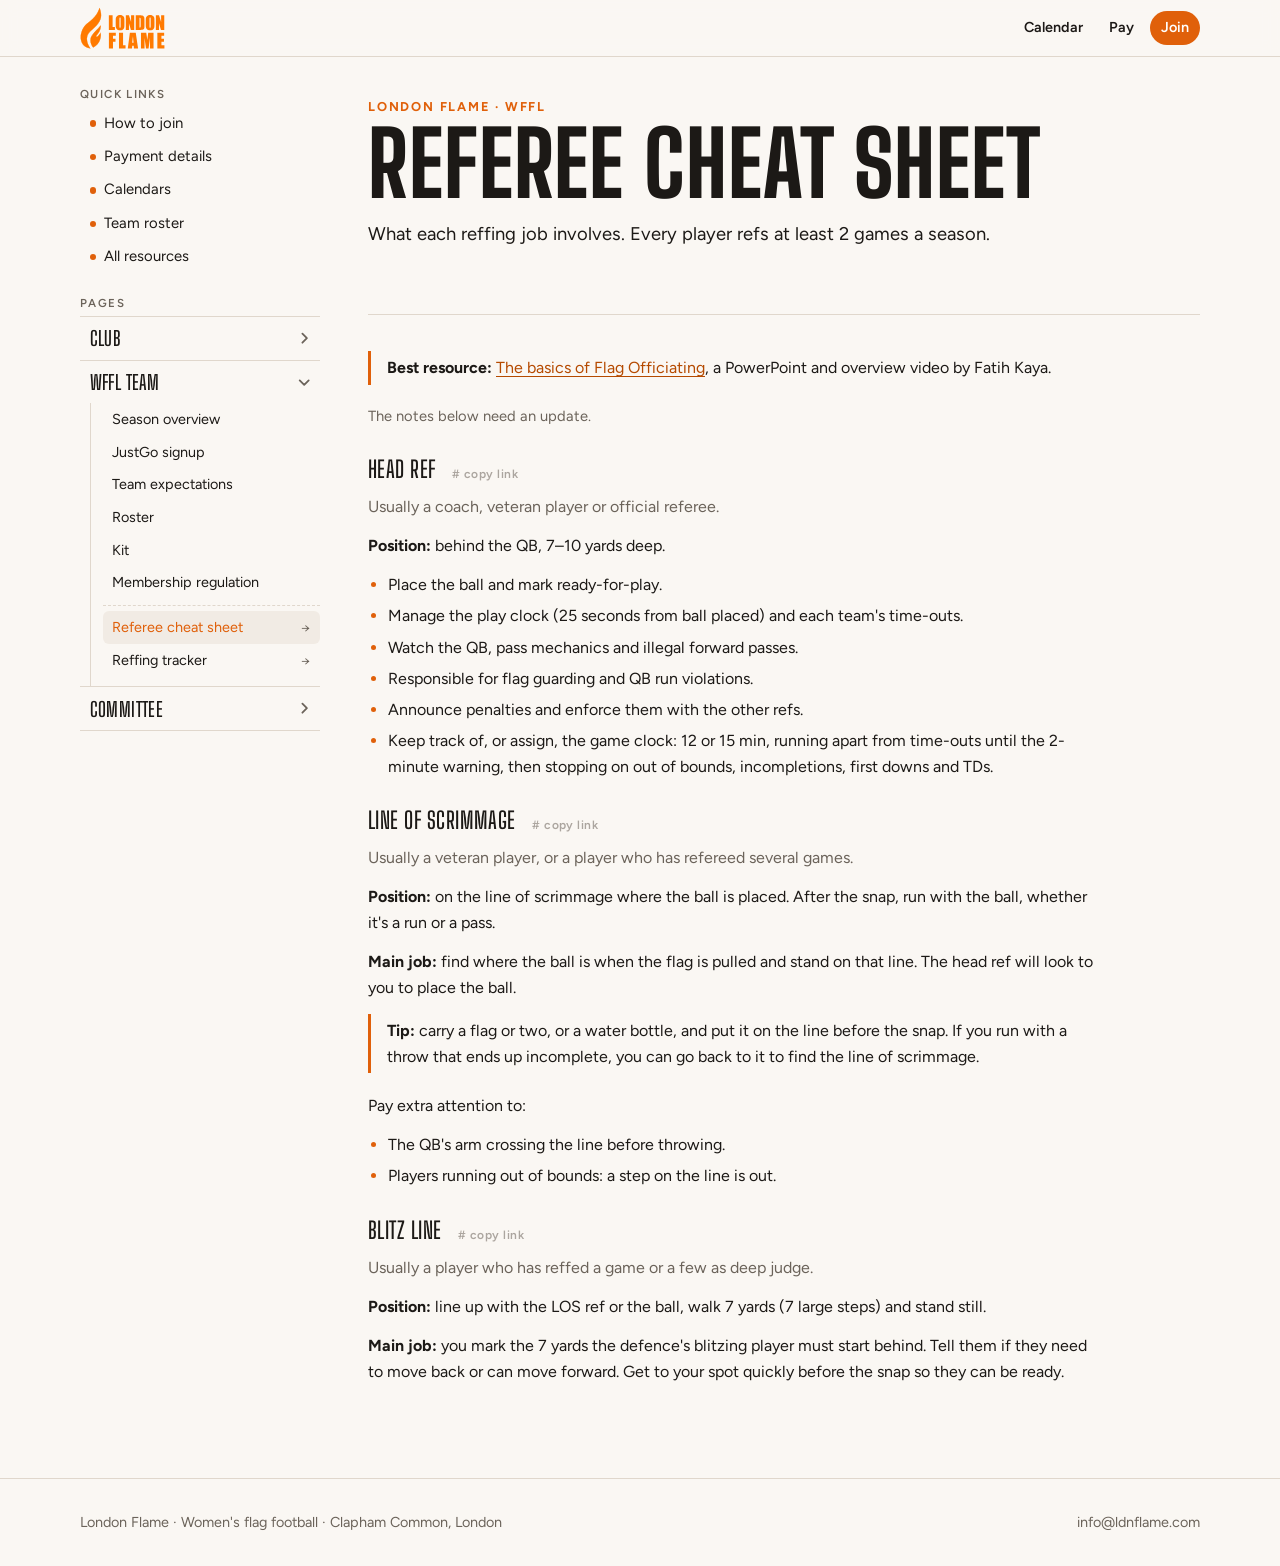
<file: site/referee.html>
<!doctype html>
<html lang="en">
<head>
<meta charset="utf-8">
<meta name="viewport" content="width=device-width, initial-scale=1, viewport-fit=cover">
<title>Referee cheat sheet · London Flame</title>
<meta name="claude:viewport-fit-sides" content="cover">
<meta name="description" content="London Flame referee cheat sheet: What each reffing job involves. Every player refs at least 2 games a season.">
<link rel="canonical" href="https://ldnflame.com/referee">
<meta property="og:url" content="https://ldnflame.com/referee">
<link rel="icon" href="favicon.svg" type="image/svg+xml">
<link rel="icon" href="favicon-32.png" sizes="32x32" type="image/png">
<link rel="apple-touch-icon" href="apple-touch-icon.png">
<meta name="theme-color" content="#141210">
<meta property="og:site_name" content="London Flame">
<meta property="og:type" content="website">
<meta property="og:title" content="Referee cheat sheet · London Flame">
<meta property="og:description" content="London Flame referee cheat sheet: What each reffing job involves. Every player refs at least 2 games a season.">
<meta property="og:image" content="https://ldnflame.com/images/og-image.png">
<meta name="twitter:card" content="summary_large_image">
<link rel="preconnect" href="https://fonts.googleapis.com">
<link rel="preconnect" href="https://fonts.gstatic.com" crossorigin>
<link rel="stylesheet" href="https://fonts.googleapis.com/css2?family=Big+Shoulders+Display:wght@600;800&family=Figtree:ital,wght@0,400;0,600;0,700;1,400&display=swap">
<link rel="stylesheet" href="site.css?v=e4068e8b">
</head>
<body data-page="referee">

<header class="bar">
  <div class="wrap">
    <a class="brand" href="index.html" aria-label="London Flame home">
      <img src="images/logo.svg" alt="London Flame" width="135" height="66">
    </a>
    <nav class="bar-links" aria-label="Quick links">
      <a href="calendars.html">Calendar</a>
      <a href="index.html#payment">Pay</a>
      <a class="cta" href="index.html#join">Join</a>
      <button class="menu-btn" type="button" aria-expanded="false">Menu</button>
    </nav>
  </div>
</header>

<div class="wrap page" id="top">
  <aside class="toc" aria-label="Site navigation">
    <nav id="site-nav"><a href="index.html">Club</a> <a href="team.html">WFFL Team</a> <a href="committee.html">Committee</a></nav>
  </aside>

  <main>
    <div class="hero hero-sm">
      <p class="kicker">London Flame · WFFL</p>
      <h1>Referee cheat sheet</h1>
      <p class="lede">What each reffing job involves. Every player refs at least 2 games a season.</p>
    </div>

    <section id="referee">
      <p class="callout"><strong>Best resource:</strong> <a href="https://drive.google.com/drive/folders/1h-TnBkudcjlnaP-L0yQljLMLYc6VJTY7" target="_blank" rel="noopener">The basics of Flag Officiating</a>, a PowerPoint and overview video by Fatih Kaya.</p>
      <p class="note">The notes below need an update.</p>

      <h3 id="ref-head">Head ref</h3>
      <p class="muted">Usually a coach, veteran player or official referee.</p>
      <p><strong>Position:</strong> behind the QB, 7–10 yards deep.</p>
      <ul>
        <li>Place the ball and mark ready-for-play.</li>
        <li>Manage the play clock (25 seconds from ball placed) and each team's time-outs.</li>
        <li>Watch the QB, pass mechanics and illegal forward passes.</li>
        <li>Responsible for flag guarding and QB run violations.</li>
        <li>Announce penalties and enforce them with the other refs.</li>
        <li>Keep track of, or assign, the game clock: 12 or 15 min, running apart from time-outs until the 2-minute warning, then stopping on out of bounds, incompletions, first downs and TDs.</li>
      </ul>

      <h3 id="ref-los">Line of scrimmage</h3>
      <p class="muted">Usually a veteran player, or a player who has refereed several games.</p>
      <p><strong>Position:</strong> on the line of scrimmage where the ball is placed. After the snap, run with the ball, whether it's a run or a pass.</p>
      <p><strong>Main job:</strong> find where the ball is when the flag is pulled and stand on that line. The head ref will look to you to place the ball.</p>
      <p class="callout"><strong>Tip:</strong> carry a flag or two, or a water bottle, and put it on the line before the snap. If you run with a throw that ends up incomplete, you can go back to it to find the line of scrimmage.</p>
      <p>Pay extra attention to:</p>
      <ul>
        <li>The QB's arm crossing the line before throwing.</li>
        <li>Players running out of bounds: a step on the line is out.</li>
      </ul>

      <h3 id="ref-blitz">Blitz line</h3>
      <p class="muted">Usually a player who has reffed a game or a few as deep judge.</p>
      <p><strong>Position:</strong> line up with the LOS ref or the ball, walk 7 yards (7 large steps) and stand still.</p>
      <p><strong>Main job:</strong> you mark the 7 yards the defence's blitzing player must start behind. Tell them if they need to move back or can move forward. Get to your spot quickly before the snap so they can be ready.</p>
    </section>
  </main>
</div>

<footer>
  <div class="wrap">
    <span>London Flame · Women's flag football · Clapham Common, London</span>
    <span>info@ldnflame.com</span>
  </div>
</footer>

<div class="toast" id="toast" role="status" aria-live="polite"></div>

<script src="site.js?v=1b990692"></script>
</body>
</html>
</file>
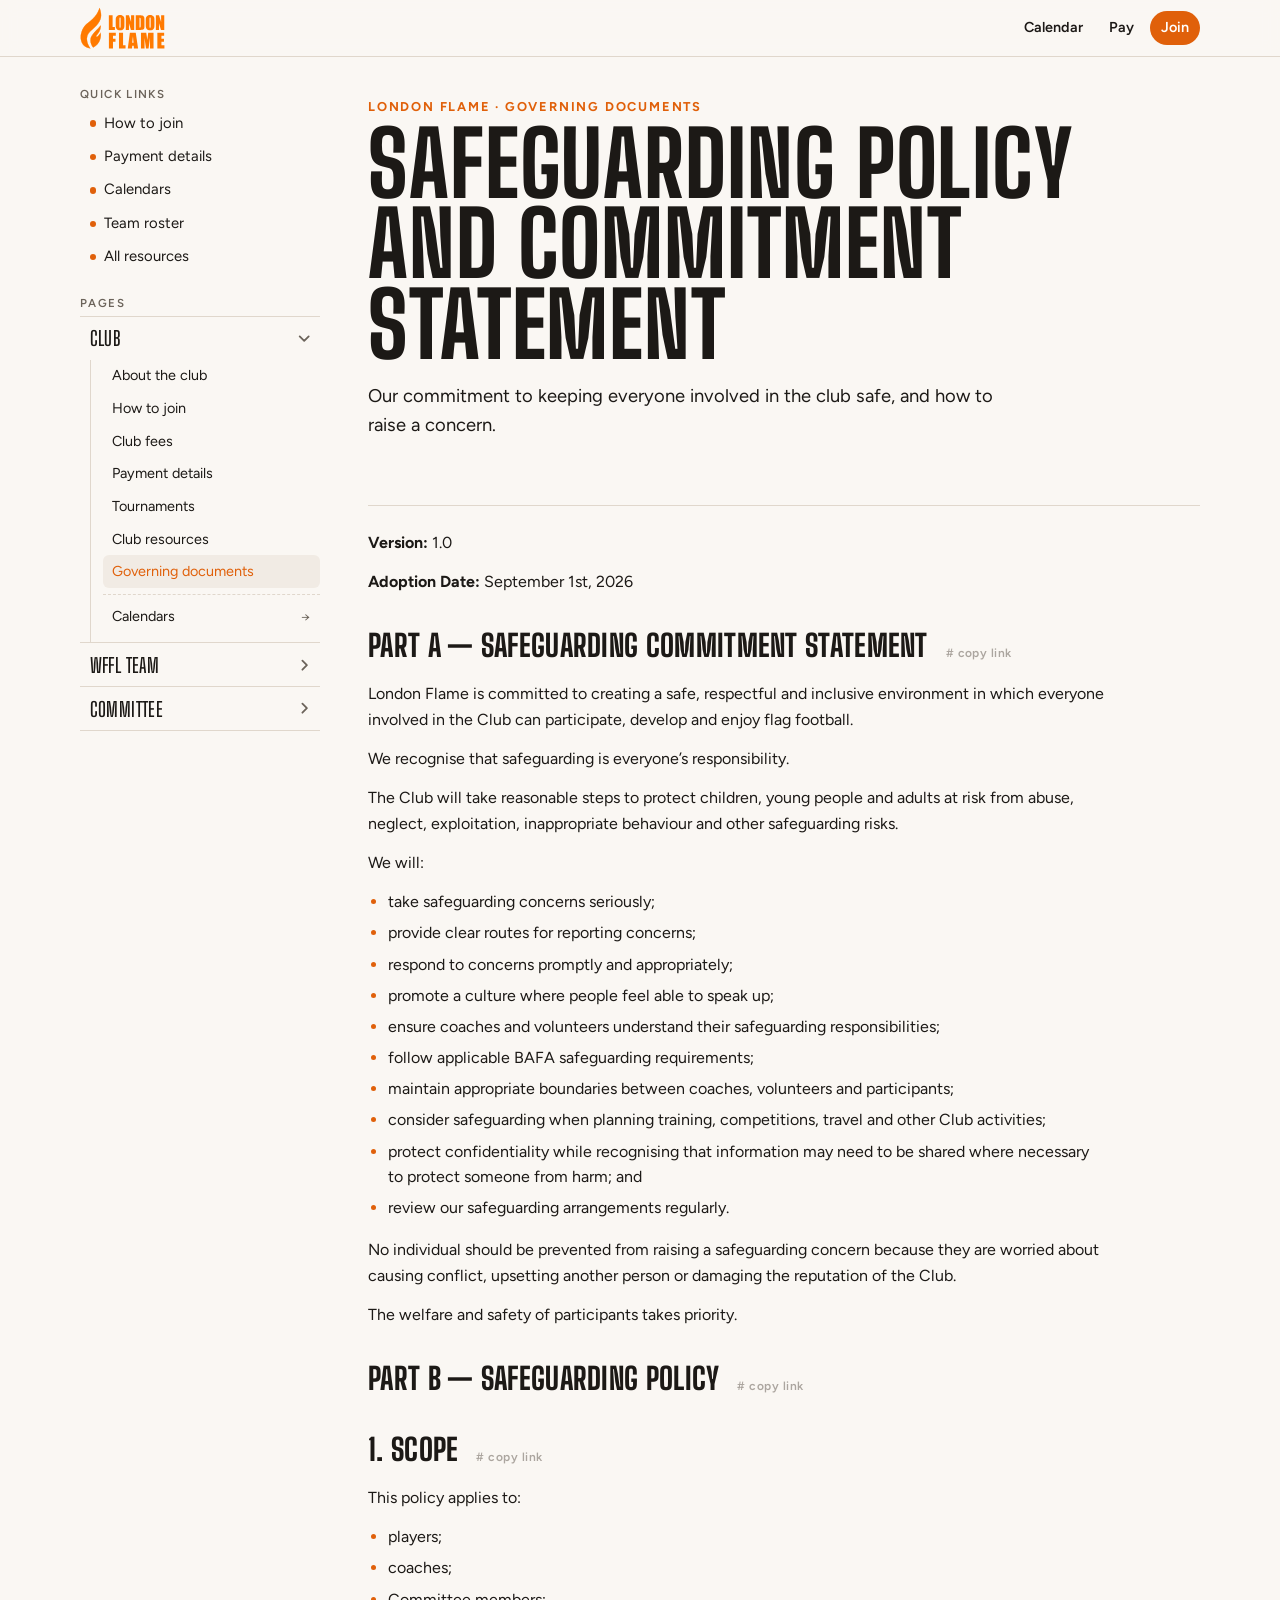
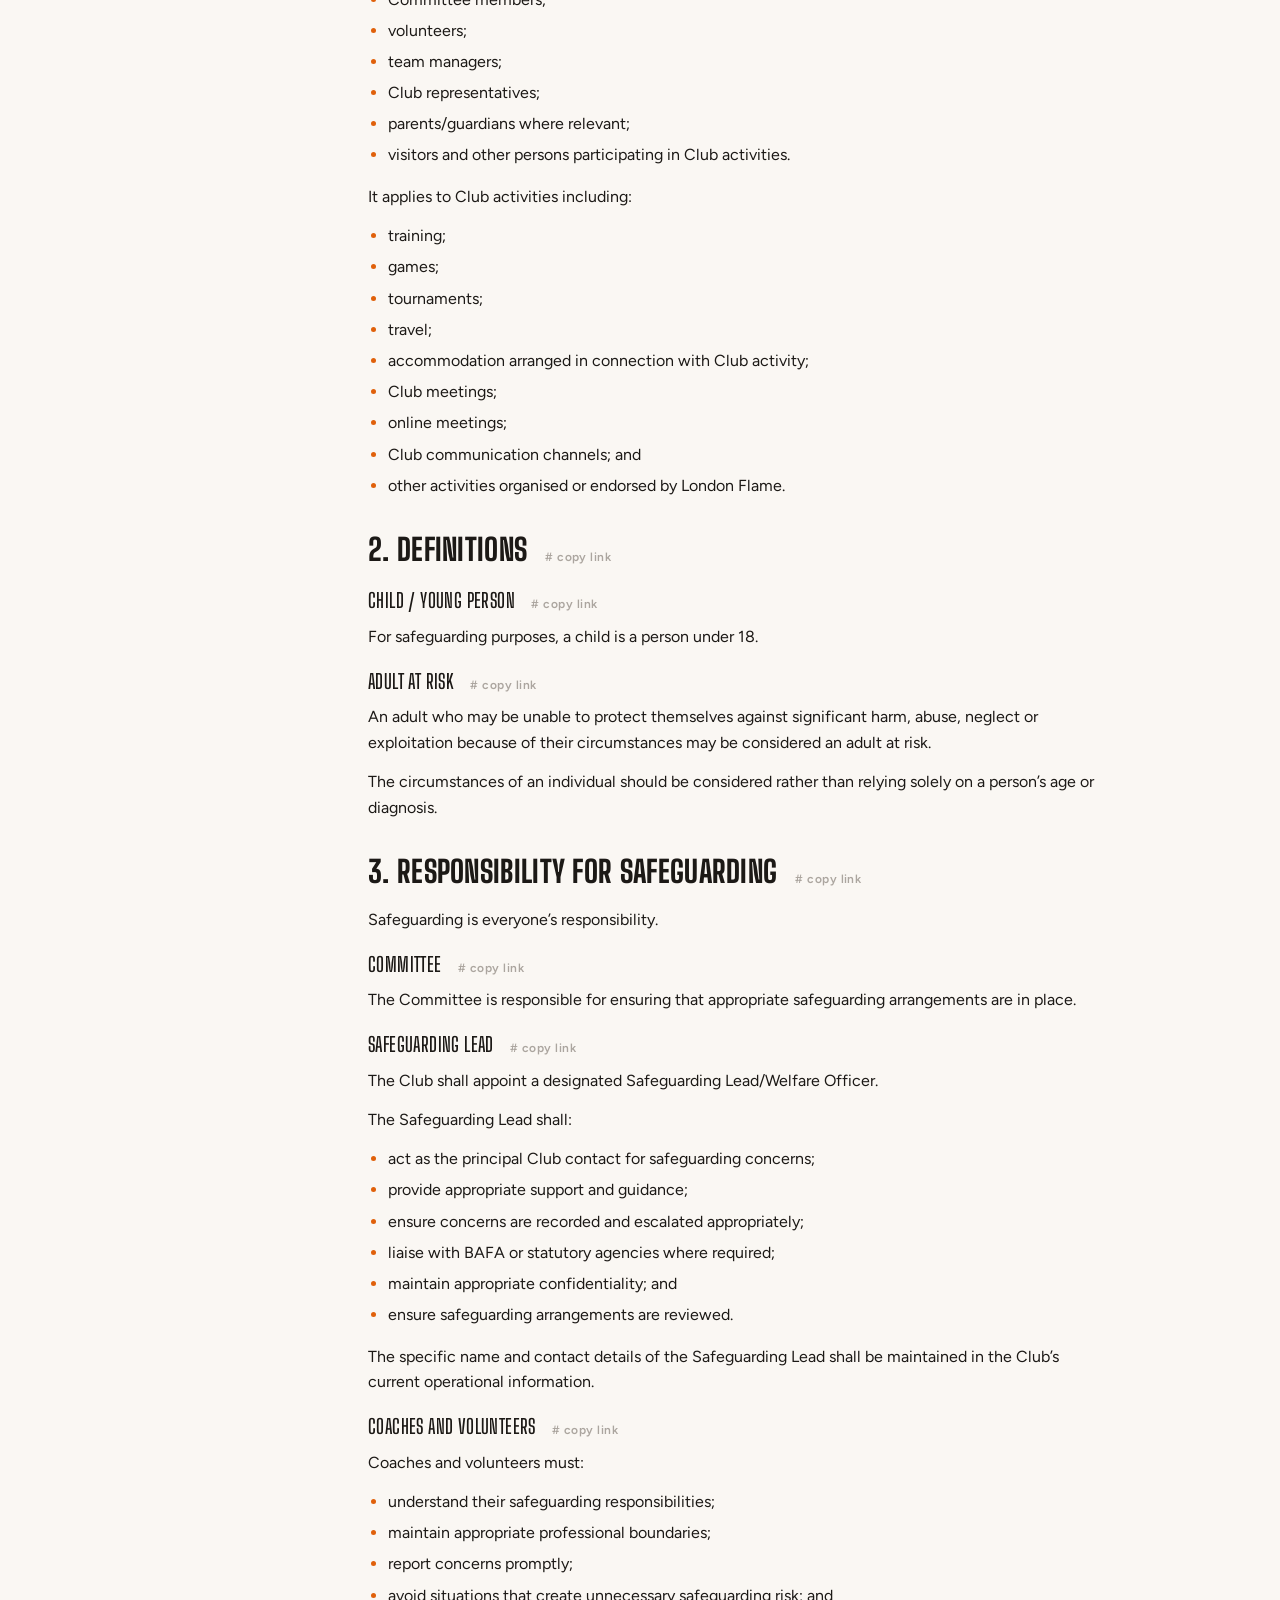
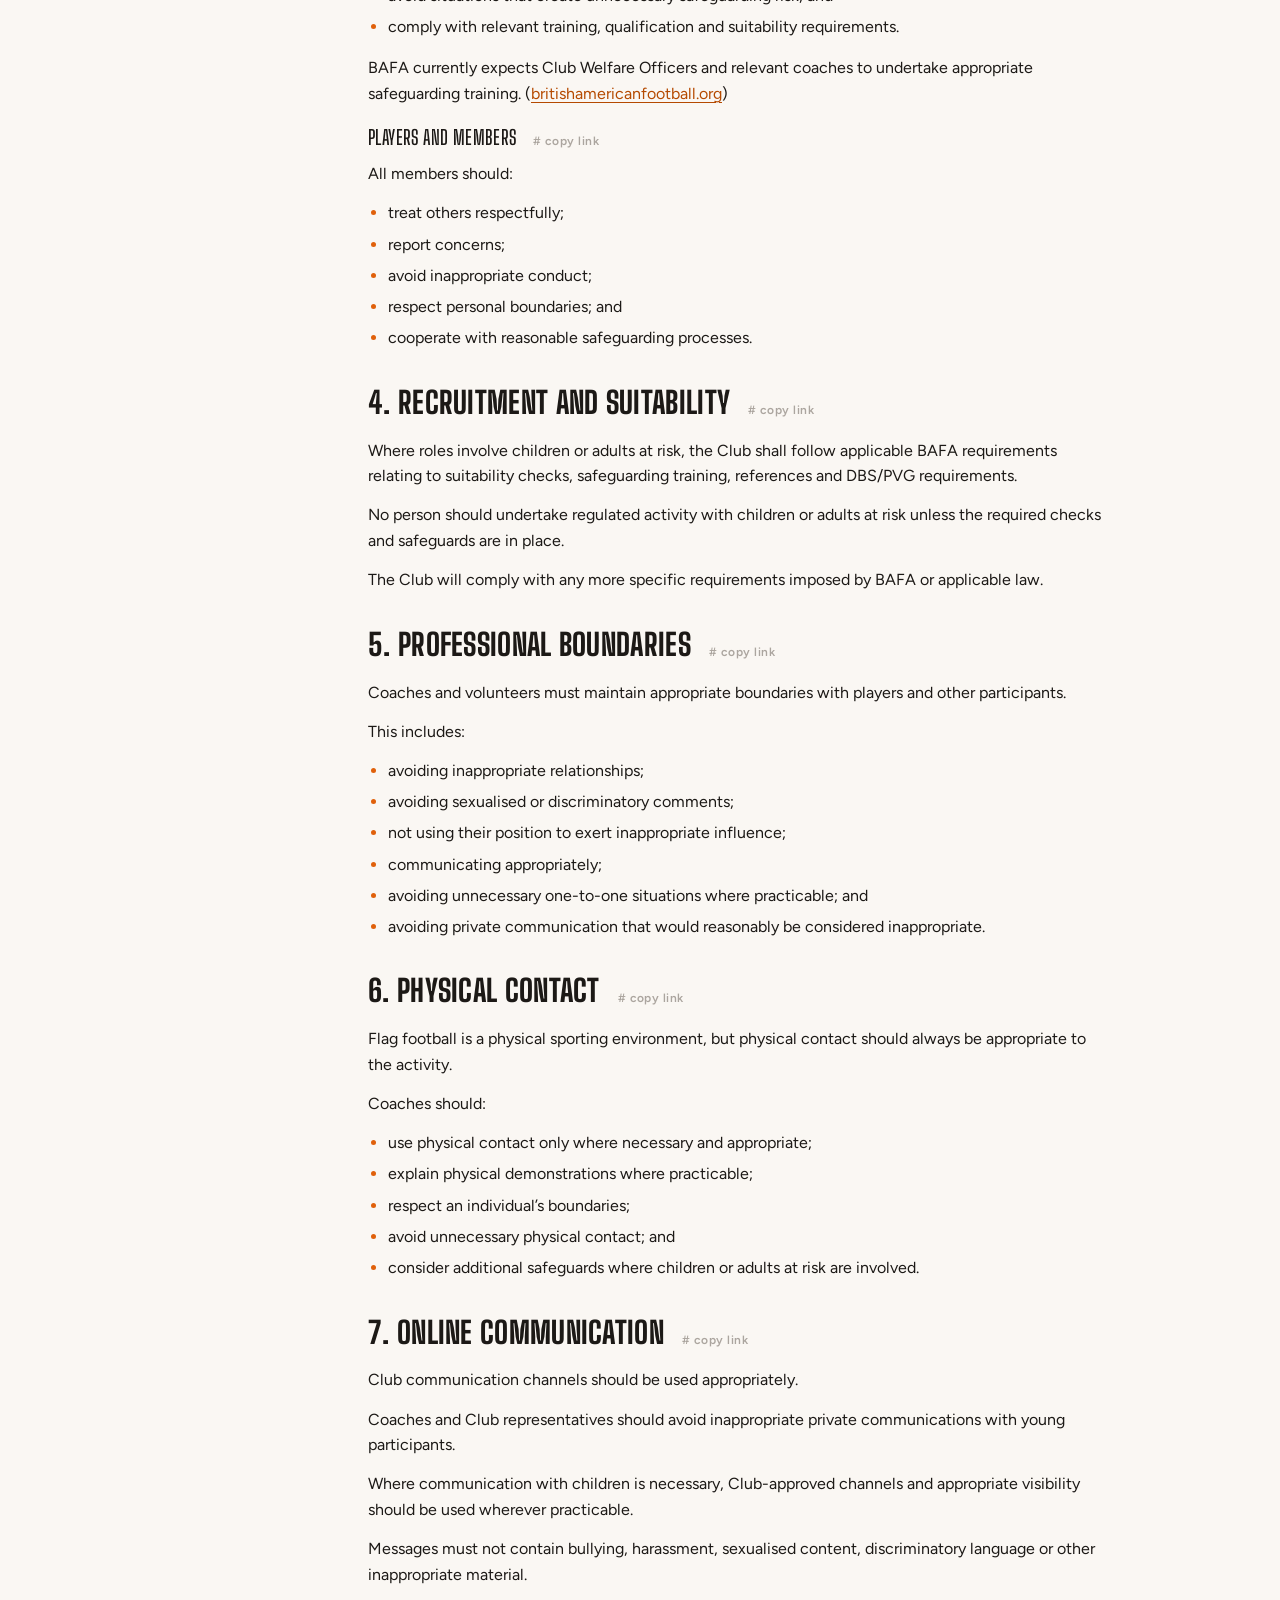
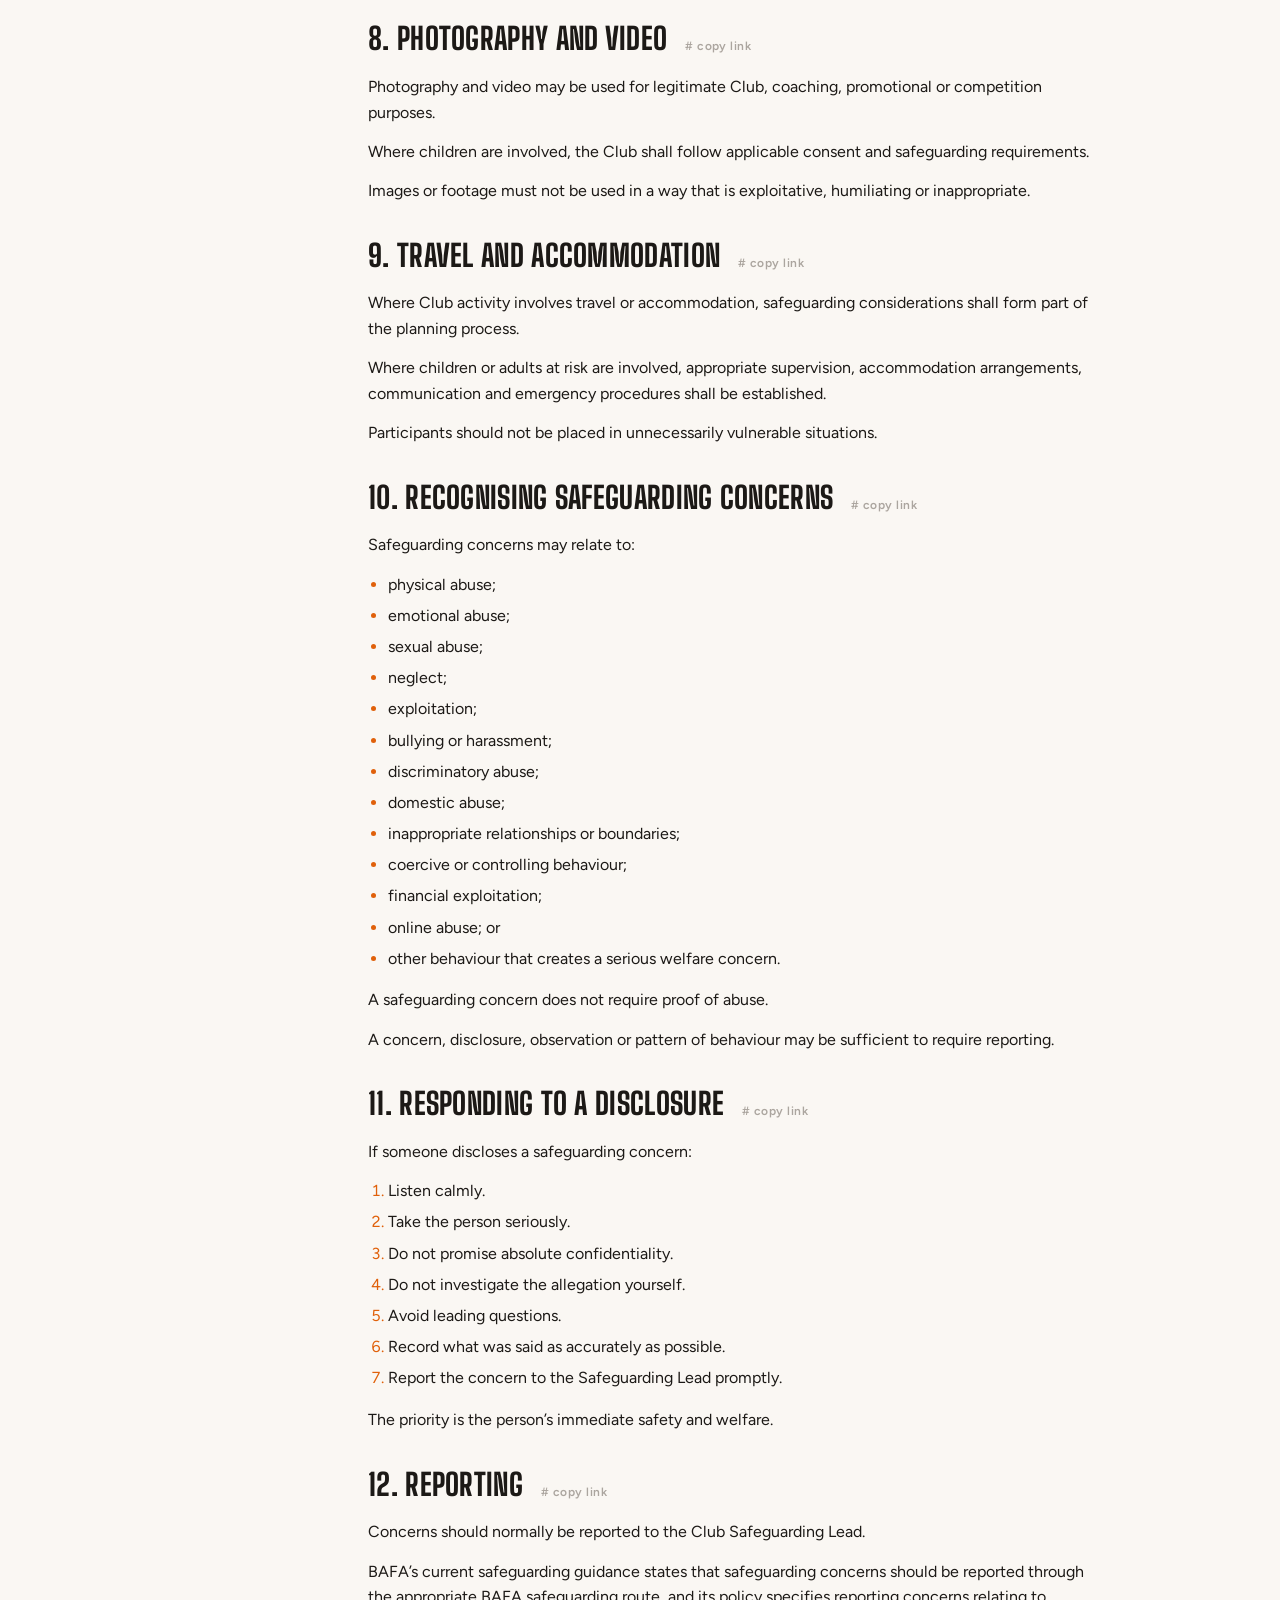
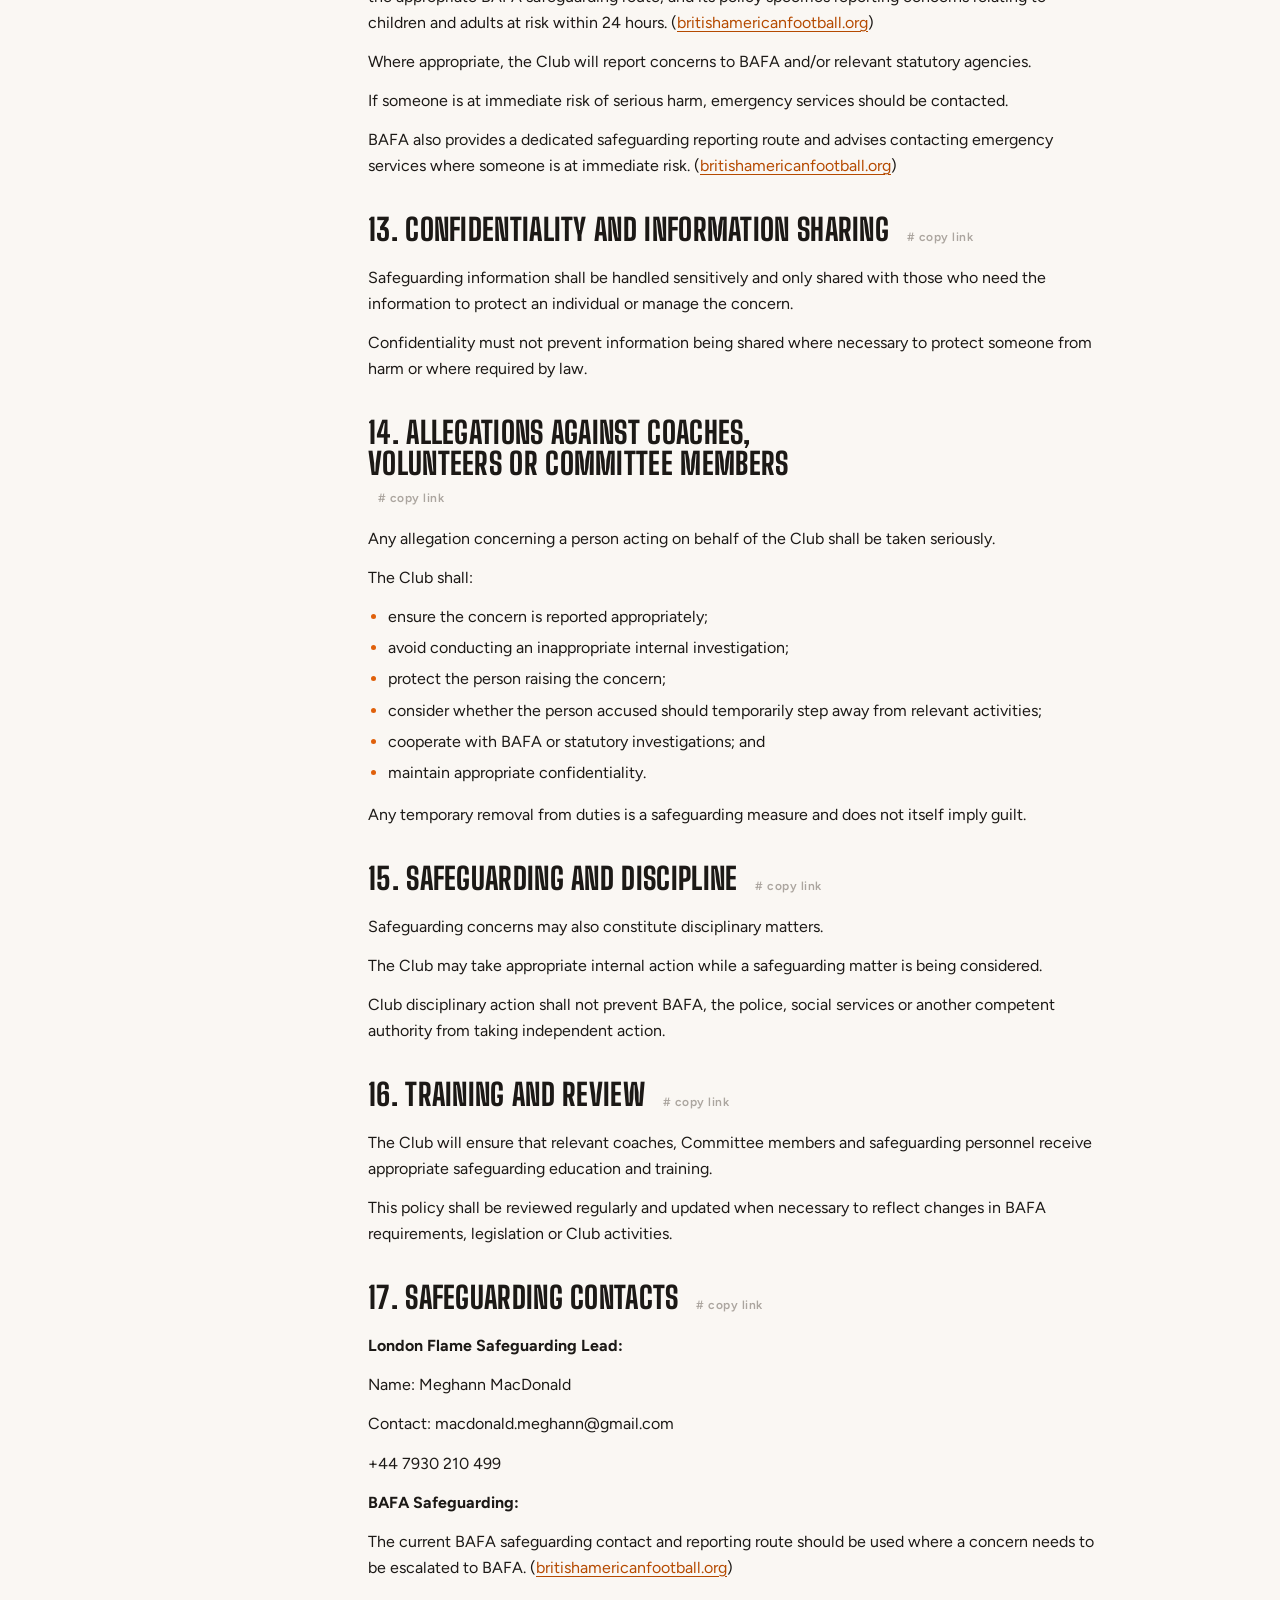
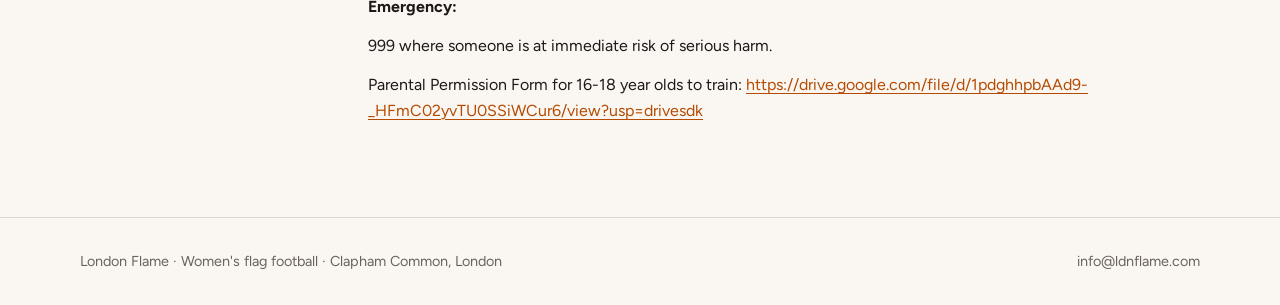
<file: site/safeguarding.html>
<!doctype html>
<html lang="en">
<head>
<meta charset="utf-8">
<meta name="viewport" content="width=device-width, initial-scale=1, viewport-fit=cover">
<title>Safeguarding policy · London Flame</title>
<meta name="claude:viewport-fit-sides" content="cover">
<meta name="description" content="London Flame safeguarding policy: Our commitment to keeping everyone involved in the club safe, and how to raise a concern.">
<link rel="canonical" href="https://ldnflame.com/safeguarding">
<meta property="og:url" content="https://ldnflame.com/safeguarding">
<link rel="icon" href="favicon.svg" type="image/svg+xml">
<link rel="icon" href="favicon-32.png" sizes="32x32" type="image/png">
<link rel="apple-touch-icon" href="apple-touch-icon.png">
<meta name="theme-color" content="#141210">
<meta property="og:site_name" content="London Flame">
<meta property="og:type" content="website">
<meta property="og:title" content="Safeguarding policy · London Flame">
<meta property="og:description" content="London Flame safeguarding policy: Our commitment to keeping everyone involved in the club safe, and how to raise a concern.">
<meta property="og:image" content="https://ldnflame.com/images/og-image.png">
<meta name="twitter:card" content="summary_large_image">
<link rel="preconnect" href="https://fonts.googleapis.com">
<link rel="preconnect" href="https://fonts.gstatic.com" crossorigin>
<link rel="stylesheet" href="https://fonts.googleapis.com/css2?family=Big+Shoulders+Display:wght@600;800&family=Figtree:ital,wght@0,400;0,600;0,700;1,400&display=swap">
<link rel="stylesheet" href="site.css?v=e4068e8b">
</head>
<body data-page="safeguarding">

<header class="bar">
  <div class="wrap">
    <a class="brand" href="index.html" aria-label="London Flame home">
      <img src="images/logo.svg" alt="London Flame" width="135" height="66">
    </a>
    <nav class="bar-links" aria-label="Quick links">
      <a href="calendars.html">Calendar</a>
      <a href="index.html#payment">Pay</a>
      <a class="cta" href="index.html#join">Join</a>
      <button class="menu-btn" type="button" aria-expanded="false">Menu</button>
    </nav>
  </div>
</header>

<div class="wrap page" id="top">
  <aside class="toc" aria-label="Site navigation">
    <nav id="site-nav"><a href="index.html">Club</a> <a href="team.html">WFFL Team</a> <a href="committee.html">Committee</a></nav>
  </aside>

  <main>
    <div class="hero hero-sm">
      <p class="kicker">London Flame · Governing documents</p>
      <h1>Safeguarding Policy and Commitment Statement</h1>
      <p class="lede">Our commitment to keeping everyone involved in the club safe, and how to raise a concern.</p>
    </div>

    <article class="doc">
      <p><strong>Version:</strong> 1.0</p>
      <p><strong>Adoption Date:</strong> September 1st, 2026</p>
      <h2 id="part-a-safeguarding-commitment-statement">Part A — Safeguarding Commitment Statement</h2>
      <p>London Flame is committed to creating a safe, respectful and inclusive environment in which everyone involved in the Club can participate, develop and enjoy flag football.</p>
      <p>We recognise that safeguarding is everyone’s responsibility.</p>
      <p>The Club will take reasonable steps to protect children, young people and adults at risk from abuse, neglect, exploitation, inappropriate behaviour and other safeguarding risks.</p>
      <p>We will:</p>
      <ul>
        <li>take safeguarding concerns seriously;</li>
        <li>provide clear routes for reporting concerns;</li>
        <li>respond to concerns promptly and appropriately;</li>
        <li>promote a culture where people feel able to speak up;</li>
        <li>ensure coaches and volunteers understand their safeguarding responsibilities;</li>
        <li>follow applicable BAFA safeguarding requirements;</li>
        <li>maintain appropriate boundaries between coaches, volunteers and participants;</li>
        <li>consider safeguarding when planning training, competitions, travel and other Club activities;</li>
        <li>protect confidentiality while recognising that information may need to be shared where necessary to protect someone from harm; and</li>
        <li>review our safeguarding arrangements regularly.</li>
      </ul>
      <p>No individual should be prevented from raising a safeguarding concern because they are worried about causing conflict, upsetting another person or damaging the reputation of the Club.</p>
      <p>The welfare and safety of participants takes priority.</p>
      <h2 id="part-b-safeguarding-policy">Part B — Safeguarding Policy</h2>
      <h2 id="scope">1. Scope</h2>
      <p>This policy applies to:</p>
      <ul>
        <li>players;</li>
        <li>coaches;</li>
        <li>Committee members;</li>
        <li>volunteers;</li>
        <li>team managers;</li>
        <li>Club representatives;</li>
        <li>parents/guardians where relevant;</li>
        <li>visitors and other persons participating in Club activities.</li>
      </ul>
      <p>It applies to Club activities including:</p>
      <ul>
        <li>training;</li>
        <li>games;</li>
        <li>tournaments;</li>
        <li>travel;</li>
        <li>accommodation arranged in connection with Club activity;</li>
        <li>Club meetings;</li>
        <li>online meetings;</li>
        <li>Club communication channels; and</li>
        <li>other activities organised or endorsed by London Flame.</li>
      </ul>
      <h2 id="definitions">2. Definitions</h2>
      <h3 id="child-young-person">Child / Young Person</h3>
      <p>For safeguarding purposes, a child is a person under 18.</p>
      <h3 id="adult-at-risk">Adult at Risk</h3>
      <p>An adult who may be unable to protect themselves against significant harm, abuse, neglect or exploitation because of their circumstances may be considered an adult at risk.</p>
      <p>The circumstances of an individual should be considered rather than relying solely on a person’s age or diagnosis.</p>
      <h2 id="responsibility-for-safeguarding">3. Responsibility for Safeguarding</h2>
      <p>Safeguarding is everyone’s responsibility.</p>
      <h3 id="committee">Committee</h3>
      <p>The Committee is responsible for ensuring that appropriate safeguarding arrangements are in place.</p>
      <h3 id="safeguarding-lead">Safeguarding Lead</h3>
      <p>The Club shall appoint a designated Safeguarding Lead/Welfare Officer.</p>
      <p>The Safeguarding Lead shall:</p>
      <ul>
        <li>act as the principal Club contact for safeguarding concerns;</li>
        <li>provide appropriate support and guidance;</li>
        <li>ensure concerns are recorded and escalated appropriately;</li>
        <li>liaise with BAFA or statutory agencies where required;</li>
        <li>maintain appropriate confidentiality; and</li>
        <li>ensure safeguarding arrangements are reviewed.</li>
      </ul>
      <p>The specific name and contact details of the Safeguarding Lead shall be maintained in the Club’s current operational information.</p>
      <h3 id="coaches-and-volunteers">Coaches and Volunteers</h3>
      <p>Coaches and volunteers must:</p>
      <ul>
        <li>understand their safeguarding responsibilities;</li>
        <li>maintain appropriate professional boundaries;</li>
        <li>report concerns promptly;</li>
        <li>avoid situations that create unnecessary safeguarding risk; and</li>
        <li>comply with relevant training, qualification and suitability requirements.</li>
      </ul>
      <p>BAFA currently expects Club Welfare Officers and relevant coaches to undertake appropriate safeguarding training. (<a href="https://www.britishamericanfootball.org/safeguarding-and-welfare-resources/training-for-club-welfare-officers-and-coaches/" target="_blank" rel="noopener">britishamericanfootball.org</a>)</p>
      <h3 id="players-and-members">Players and Members</h3>
      <p>All members should:</p>
      <ul>
        <li>treat others respectfully;</li>
        <li>report concerns;</li>
        <li>avoid inappropriate conduct;</li>
        <li>respect personal boundaries; and</li>
        <li>cooperate with reasonable safeguarding processes.</li>
      </ul>
      <h2 id="recruitment-and-suitability">4. Recruitment and Suitability</h2>
      <p>Where roles involve children or adults at risk, the Club shall follow applicable BAFA requirements relating to suitability checks, safeguarding training, references and DBS/PVG requirements.</p>
      <p>No person should undertake regulated activity with children or adults at risk unless the required checks and safeguards are in place.</p>
      <p>The Club will comply with any more specific requirements imposed by BAFA or applicable law.</p>
      <h2 id="professional-boundaries">5. Professional Boundaries</h2>
      <p>Coaches and volunteers must maintain appropriate boundaries with players and other participants.</p>
      <p>This includes:</p>
      <ul>
        <li>avoiding inappropriate relationships;</li>
        <li>avoiding sexualised or discriminatory comments;</li>
        <li>not using their position to exert inappropriate influence;</li>
        <li>communicating appropriately;</li>
        <li>avoiding unnecessary one-to-one situations where practicable; and</li>
        <li>avoiding private communication that would reasonably be considered inappropriate.</li>
      </ul>
      <h2 id="physical-contact">6. Physical Contact</h2>
      <p>Flag football is a physical sporting environment, but physical contact should always be appropriate to the activity.</p>
      <p>Coaches should:</p>
      <ul>
        <li>use physical contact only where necessary and appropriate;</li>
        <li>explain physical demonstrations where practicable;</li>
        <li>respect an individual’s boundaries;</li>
        <li>avoid unnecessary physical contact; and</li>
        <li>consider additional safeguards where children or adults at risk are involved.</li>
      </ul>
      <h2 id="online-communication">7. Online Communication</h2>
      <p>Club communication channels should be used appropriately.</p>
      <p>Coaches and Club representatives should avoid inappropriate private communications with young participants.</p>
      <p>Where communication with children is necessary, Club-approved channels and appropriate visibility should be used wherever practicable.</p>
      <p>Messages must not contain bullying, harassment, sexualised content, discriminatory language or other inappropriate material.</p>
      <h2 id="photography-and-video">8. Photography and Video</h2>
      <p>Photography and video may be used for legitimate Club, coaching, promotional or competition purposes.</p>
      <p>Where children are involved, the Club shall follow applicable consent and safeguarding requirements.</p>
      <p>Images or footage must not be used in a way that is exploitative, humiliating or inappropriate.</p>
      <h2 id="travel-and-accommodation">9. Travel and Accommodation</h2>
      <p>Where Club activity involves travel or accommodation, safeguarding considerations shall form part of the planning process.</p>
      <p>Where children or adults at risk are involved, appropriate supervision, accommodation arrangements, communication and emergency procedures shall be established.</p>
      <p>Participants should not be placed in unnecessarily vulnerable situations.</p>
      <h2 id="recognising-safeguarding-concerns">10. Recognising Safeguarding Concerns</h2>
      <p>Safeguarding concerns may relate to:</p>
      <ul>
        <li>physical abuse;</li>
        <li>emotional abuse;</li>
        <li>sexual abuse;</li>
        <li>neglect;</li>
        <li>exploitation;</li>
        <li>bullying or harassment;</li>
        <li>discriminatory abuse;</li>
        <li>domestic abuse;</li>
        <li>inappropriate relationships or boundaries;</li>
        <li>coercive or controlling behaviour;</li>
        <li>financial exploitation;</li>
        <li>online abuse; or</li>
        <li>other behaviour that creates a serious welfare concern.</li>
      </ul>
      <p>A safeguarding concern does not require proof of abuse.</p>
      <p>A concern, disclosure, observation or pattern of behaviour may be sufficient to require reporting.</p>
      <h2 id="responding-to-a-disclosure">11. Responding to a Disclosure</h2>
      <p>If someone discloses a safeguarding concern:</p>
      <ol>
        <li>Listen calmly.</li>
        <li>Take the person seriously.</li>
        <li>Do not promise absolute confidentiality.</li>
        <li>Do not investigate the allegation yourself.</li>
        <li>Avoid leading questions.</li>
        <li>Record what was said as accurately as possible.</li>
        <li>Report the concern to the Safeguarding Lead promptly.</li>
      </ol>
      <p>The priority is the person’s immediate safety and welfare.</p>
      <h2 id="reporting">12. Reporting</h2>
      <p>Concerns should normally be reported to the Club Safeguarding Lead.</p>
      <p>BAFA’s current safeguarding guidance states that safeguarding concerns should be reported through the appropriate BAFA safeguarding route, and its policy specifies reporting concerns relating to children and adults at risk within 24 hours. (<a href="https://www.britishamericanfootball.org/wp-content/uploads/2023/05/BAFA-Safeguarding-Policy-April-2023-final-.pdf" target="_blank" rel="noopener">britishamericanfootball.org</a>)</p>
      <p>Where appropriate, the Club will report concerns to BAFA and/or relevant statutory agencies.</p>
      <p>If someone is at immediate risk of serious harm, emergency services should be contacted.</p>
      <p>BAFA also provides a dedicated safeguarding reporting route and advises contacting emergency services where someone is at immediate risk. (<a href="https://www.britishamericanfootball.org/safeguarding-and-welfare-resources/" target="_blank" rel="noopener">britishamericanfootball.org</a>)</p>
      <h2 id="confidentiality-and-information-sharing">13. Confidentiality and Information Sharing</h2>
      <p>Safeguarding information shall be handled sensitively and only shared with those who need the information to protect an individual or manage the concern.</p>
      <p>Confidentiality must not prevent information being shared where necessary to protect someone from harm or where required by law.</p>
      <h2 id="allegations-against-coaches-volunteers-o">14. Allegations Against Coaches, Volunteers or Committee Members</h2>
      <p>Any allegation concerning a person acting on behalf of the Club shall be taken seriously.</p>
      <p>The Club shall:</p>
      <ul>
        <li>ensure the concern is reported appropriately;</li>
        <li>avoid conducting an inappropriate internal investigation;</li>
        <li>protect the person raising the concern;</li>
        <li>consider whether the person accused should temporarily step away from relevant activities;</li>
        <li>cooperate with BAFA or statutory investigations; and</li>
        <li>maintain appropriate confidentiality.</li>
      </ul>
      <p>Any temporary removal from duties is a safeguarding measure and does not itself imply guilt.</p>
      <h2 id="safeguarding-and-discipline">15. Safeguarding and Discipline</h2>
      <p>Safeguarding concerns may also constitute disciplinary matters.</p>
      <p>The Club may take appropriate internal action while a safeguarding matter is being considered.</p>
      <p>Club disciplinary action shall not prevent BAFA, the police, social services or another competent authority from taking independent action.</p>
      <h2 id="training-and-review">16. Training and Review</h2>
      <p>The Club will ensure that relevant coaches, Committee members and safeguarding personnel receive appropriate safeguarding education and training.</p>
      <p>This policy shall be reviewed regularly and updated when necessary to reflect changes in BAFA requirements, legislation or Club activities.</p>
      <h2 id="safeguarding-contacts">17. Safeguarding Contacts</h2>
      <p><strong>London Flame Safeguarding Lead:</strong></p>
      <p>Name: Meghann MacDonald</p>
      <p>Contact: macdonald.meghann@gmail.com</p>
      <p>+44 7930 210 499</p>
      <p><strong>BAFA Safeguarding:</strong></p>
      <p>The current BAFA safeguarding contact and reporting route should be used where a concern needs to be escalated to BAFA. (<a href="https://www.britishamericanfootball.org/safeguarding-and-welfare-resources/" target="_blank" rel="noopener">britishamericanfootball.org</a>)</p>
      <p><strong>Emergency:</strong></p>
      <p>999 where someone is at immediate risk of serious harm.</p>
      <p>Parental Permission Form for 16-18 year olds to train: <a href="https://drive.google.com/file/d/1pdghhpbAAd9-_HFmC02yvTU0SSiWCur6/view?usp=drivesdk" target="_blank" rel="noopener">https://drive.google.com/file/d/1pdghhpbAAd9-_HFmC02yvTU0SSiWCur6/view?usp=drivesdk</a></p>
    </article>
  </main>
</div>

<footer>
  <div class="wrap">
    <span>London Flame · Women's flag football · Clapham Common, London</span>
    <span>info@ldnflame.com</span>
  </div>
</footer>

<div class="toast" id="toast" role="status" aria-live="polite"></div>

<script src="site.js?v=1b990692"></script>
</body>
</html>
</file>
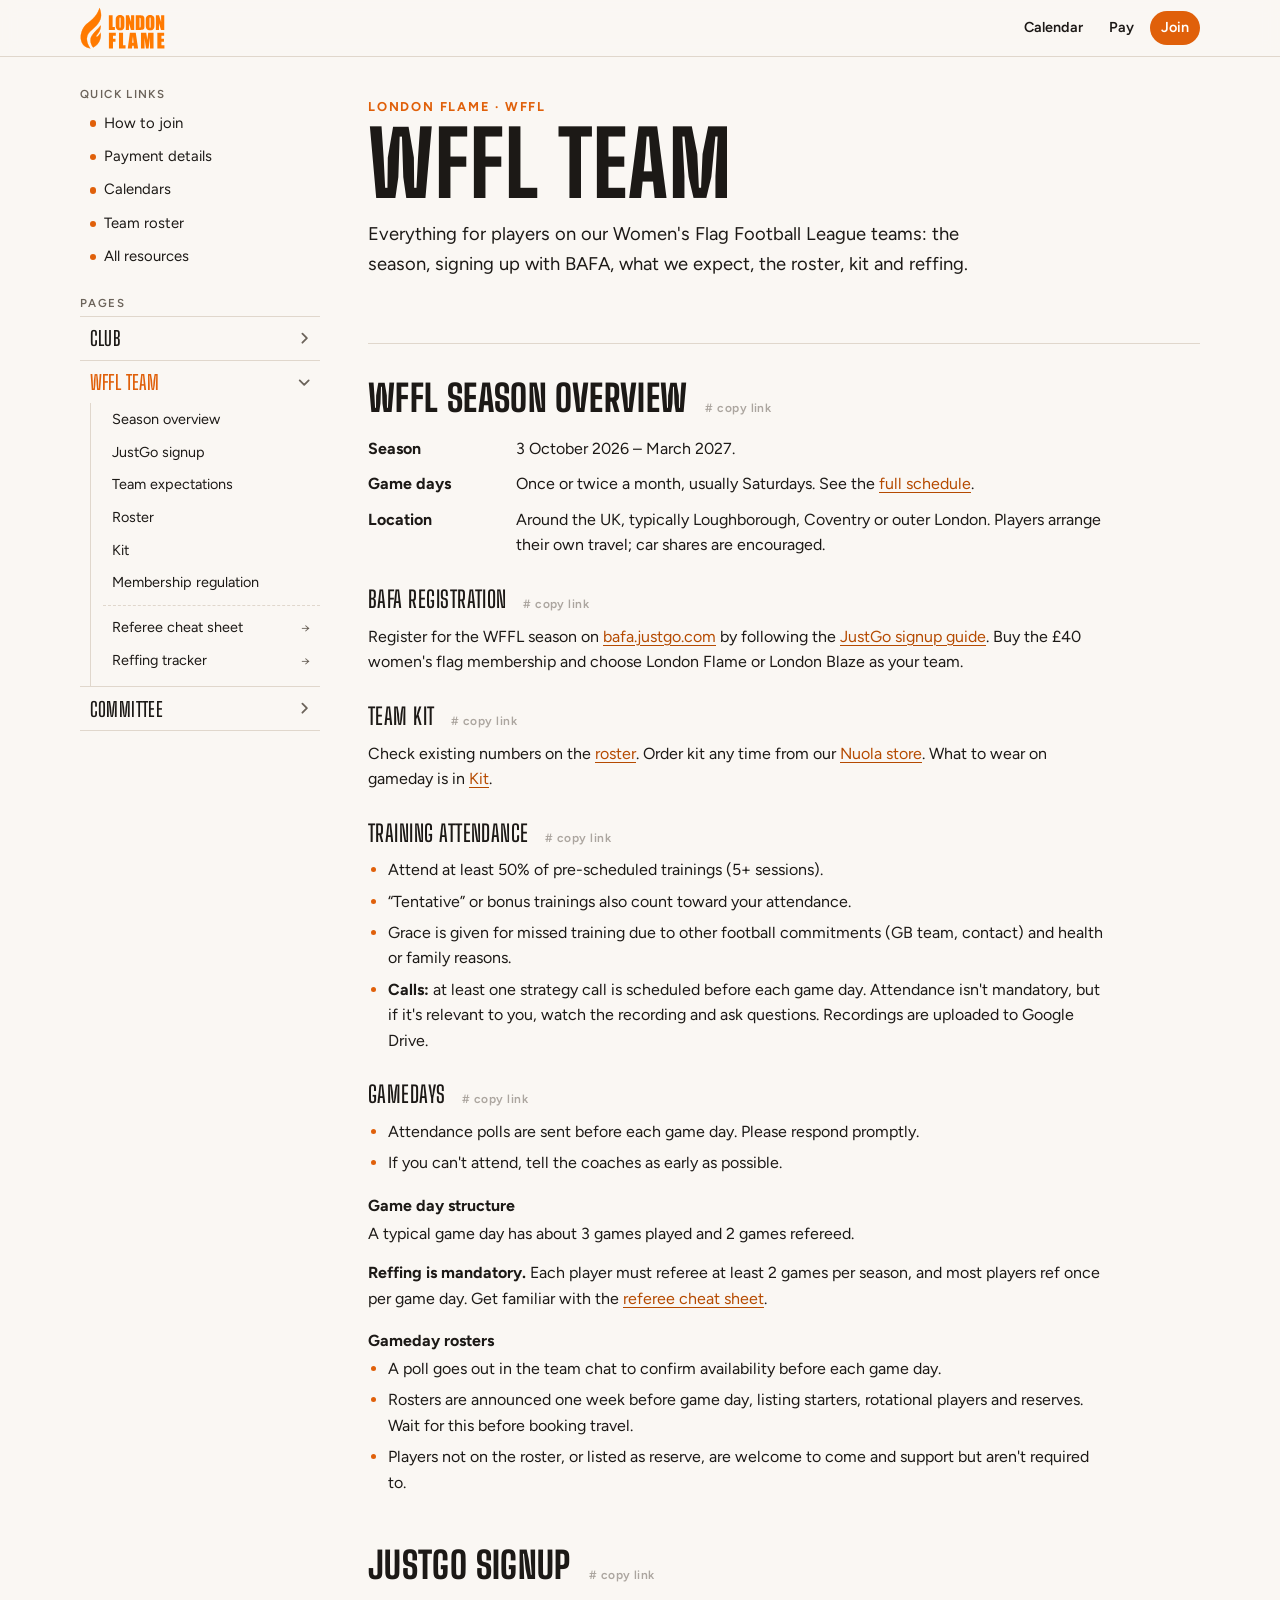
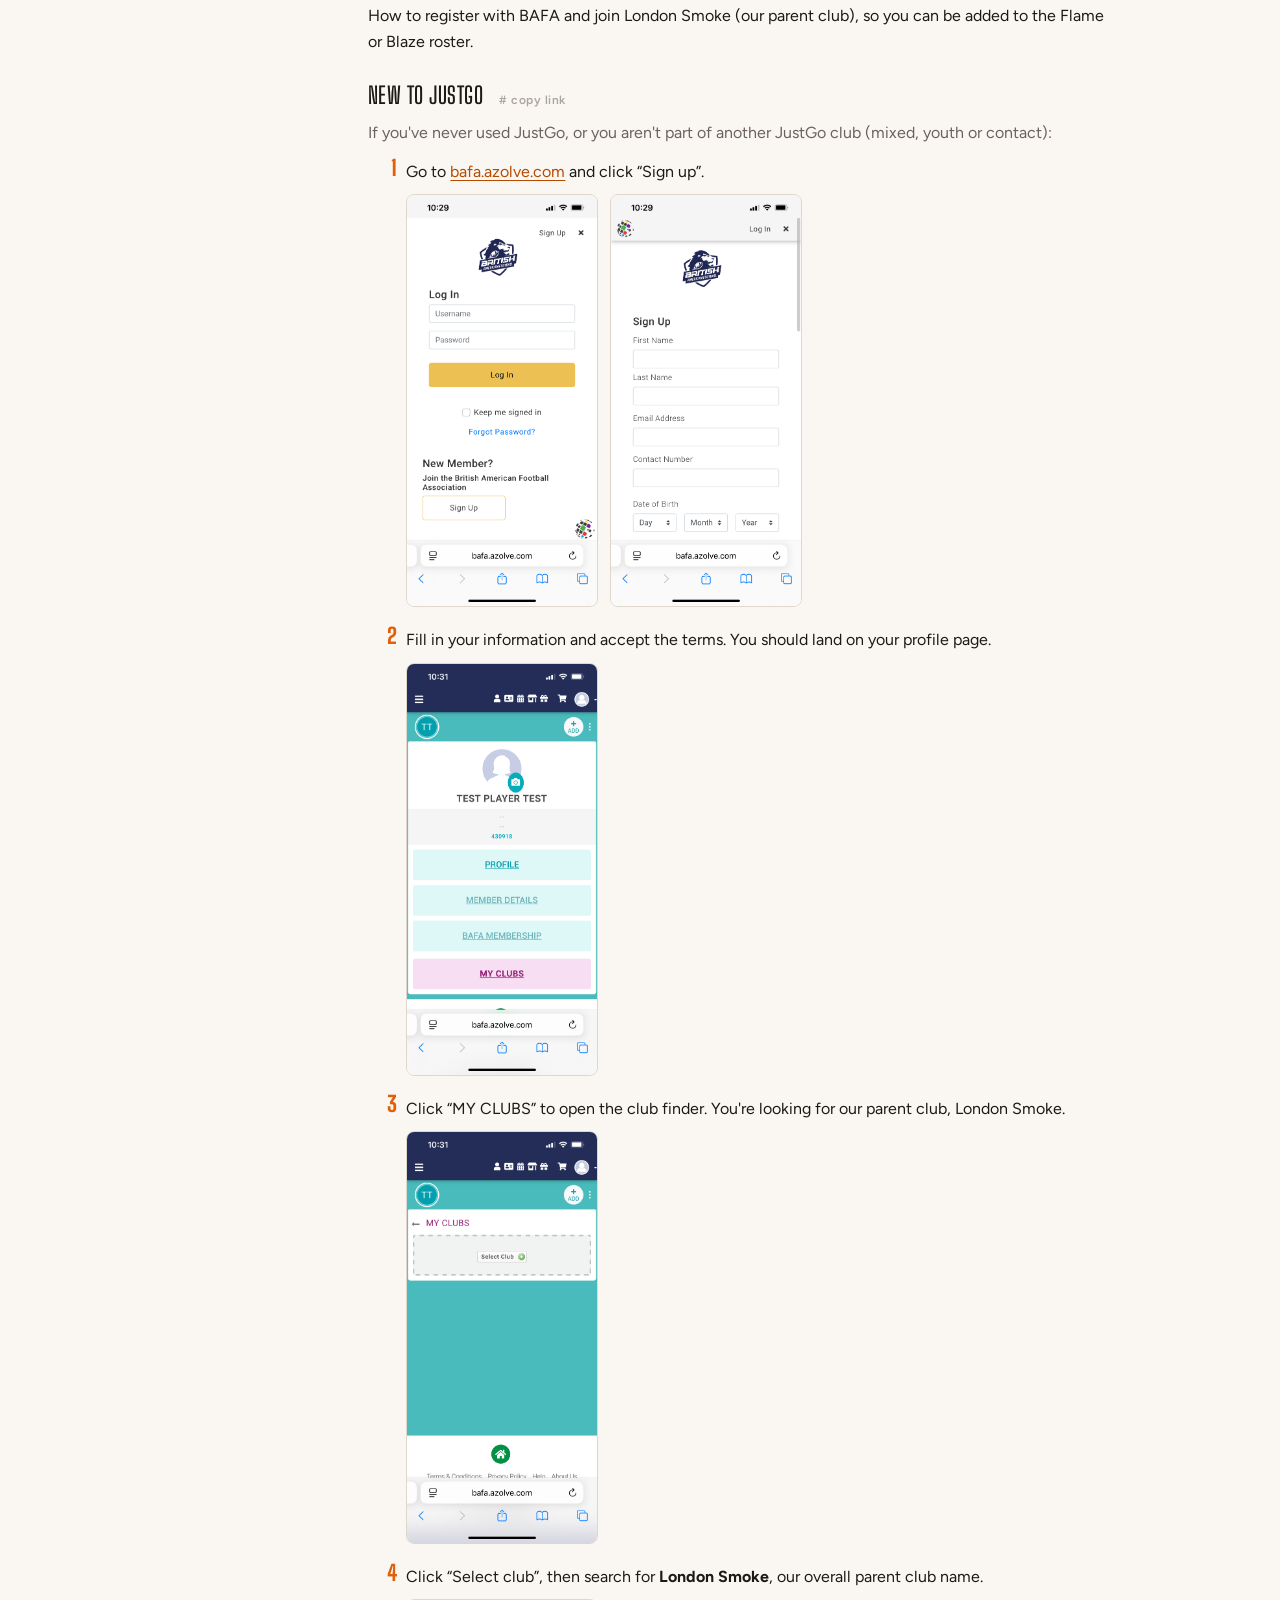
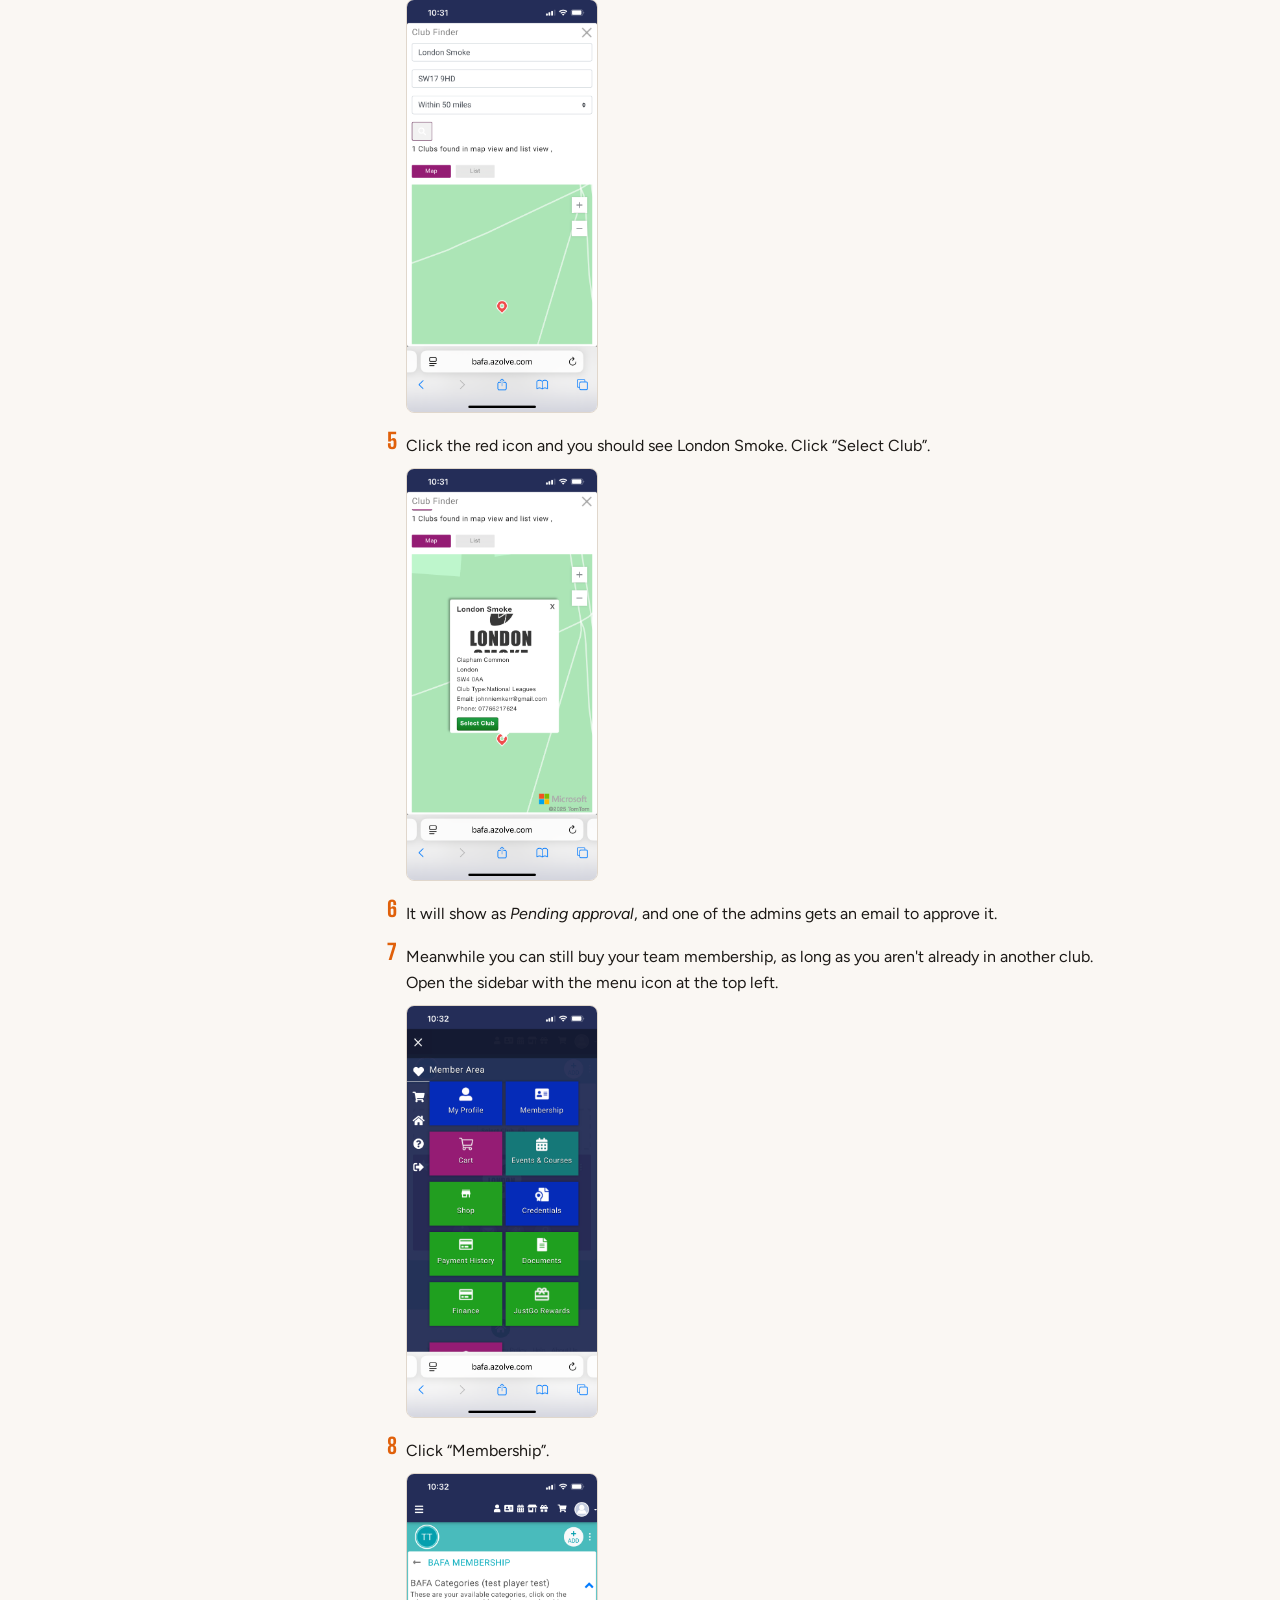
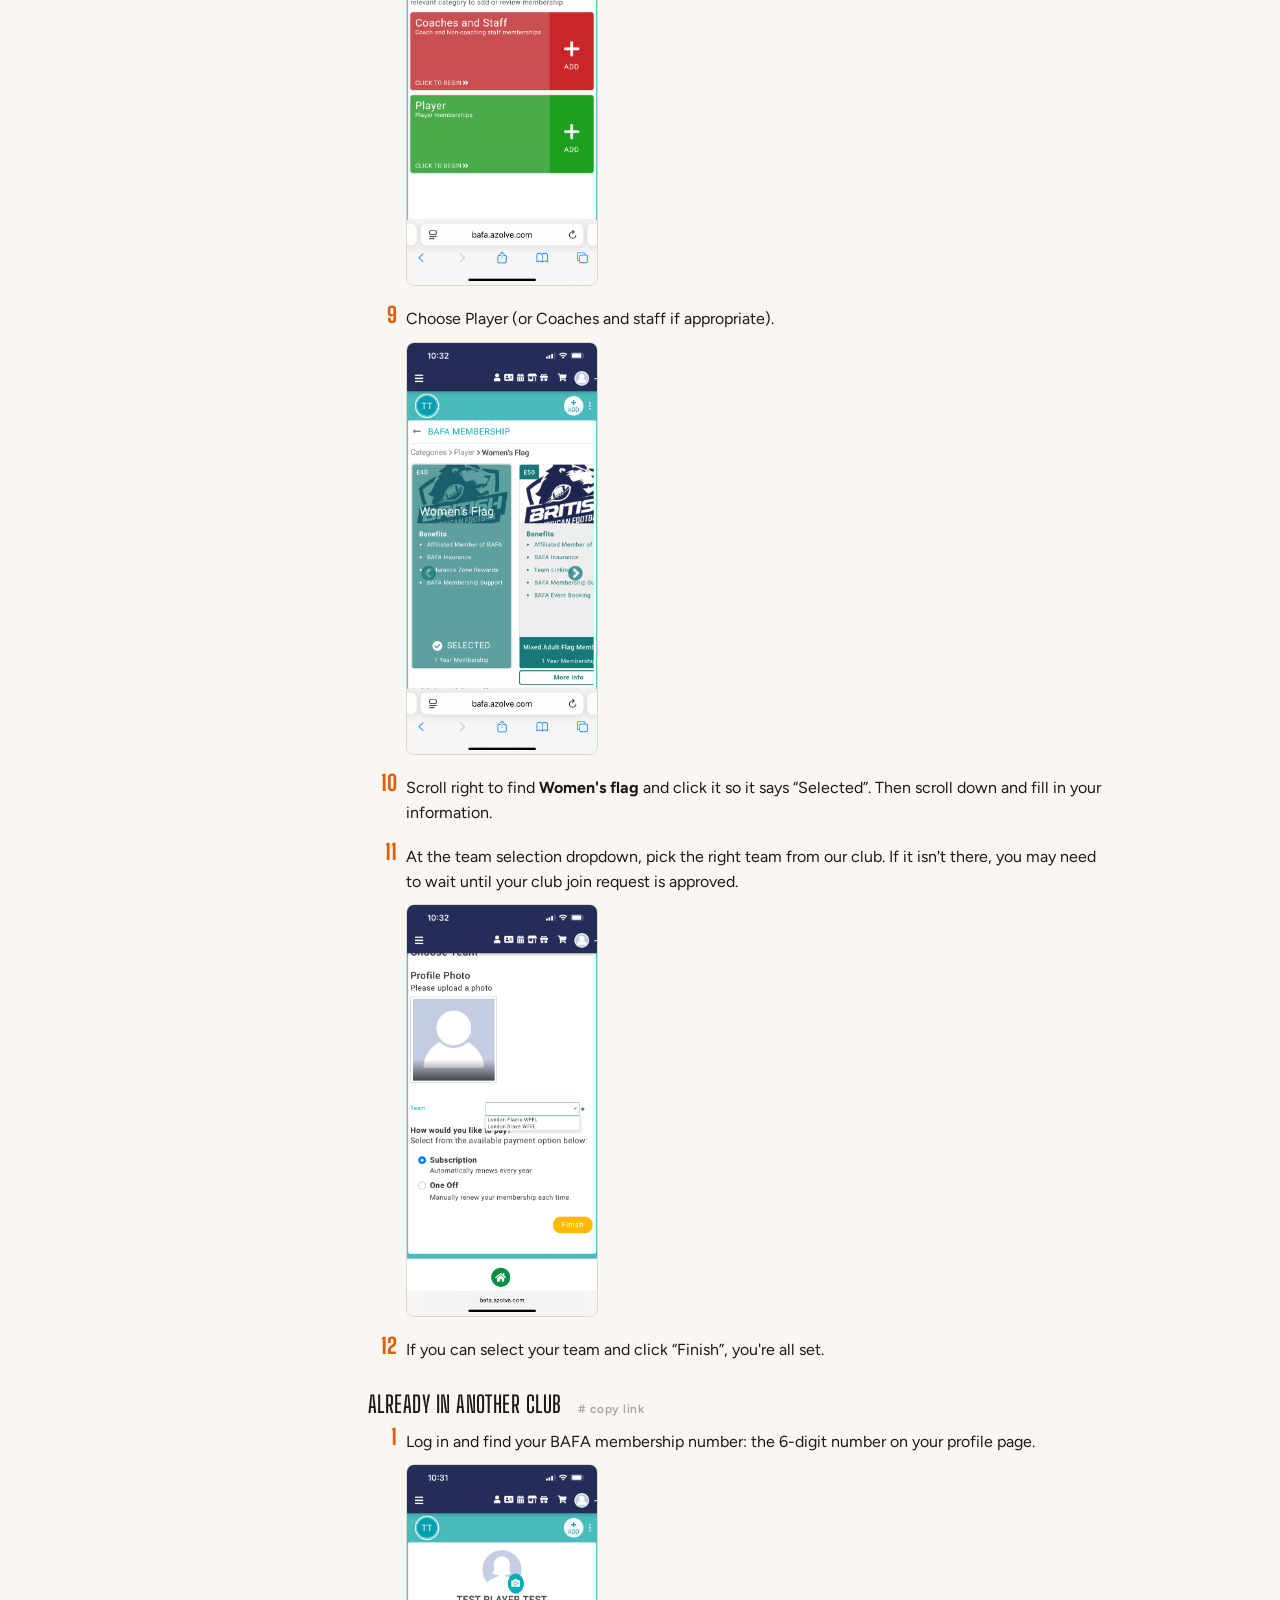
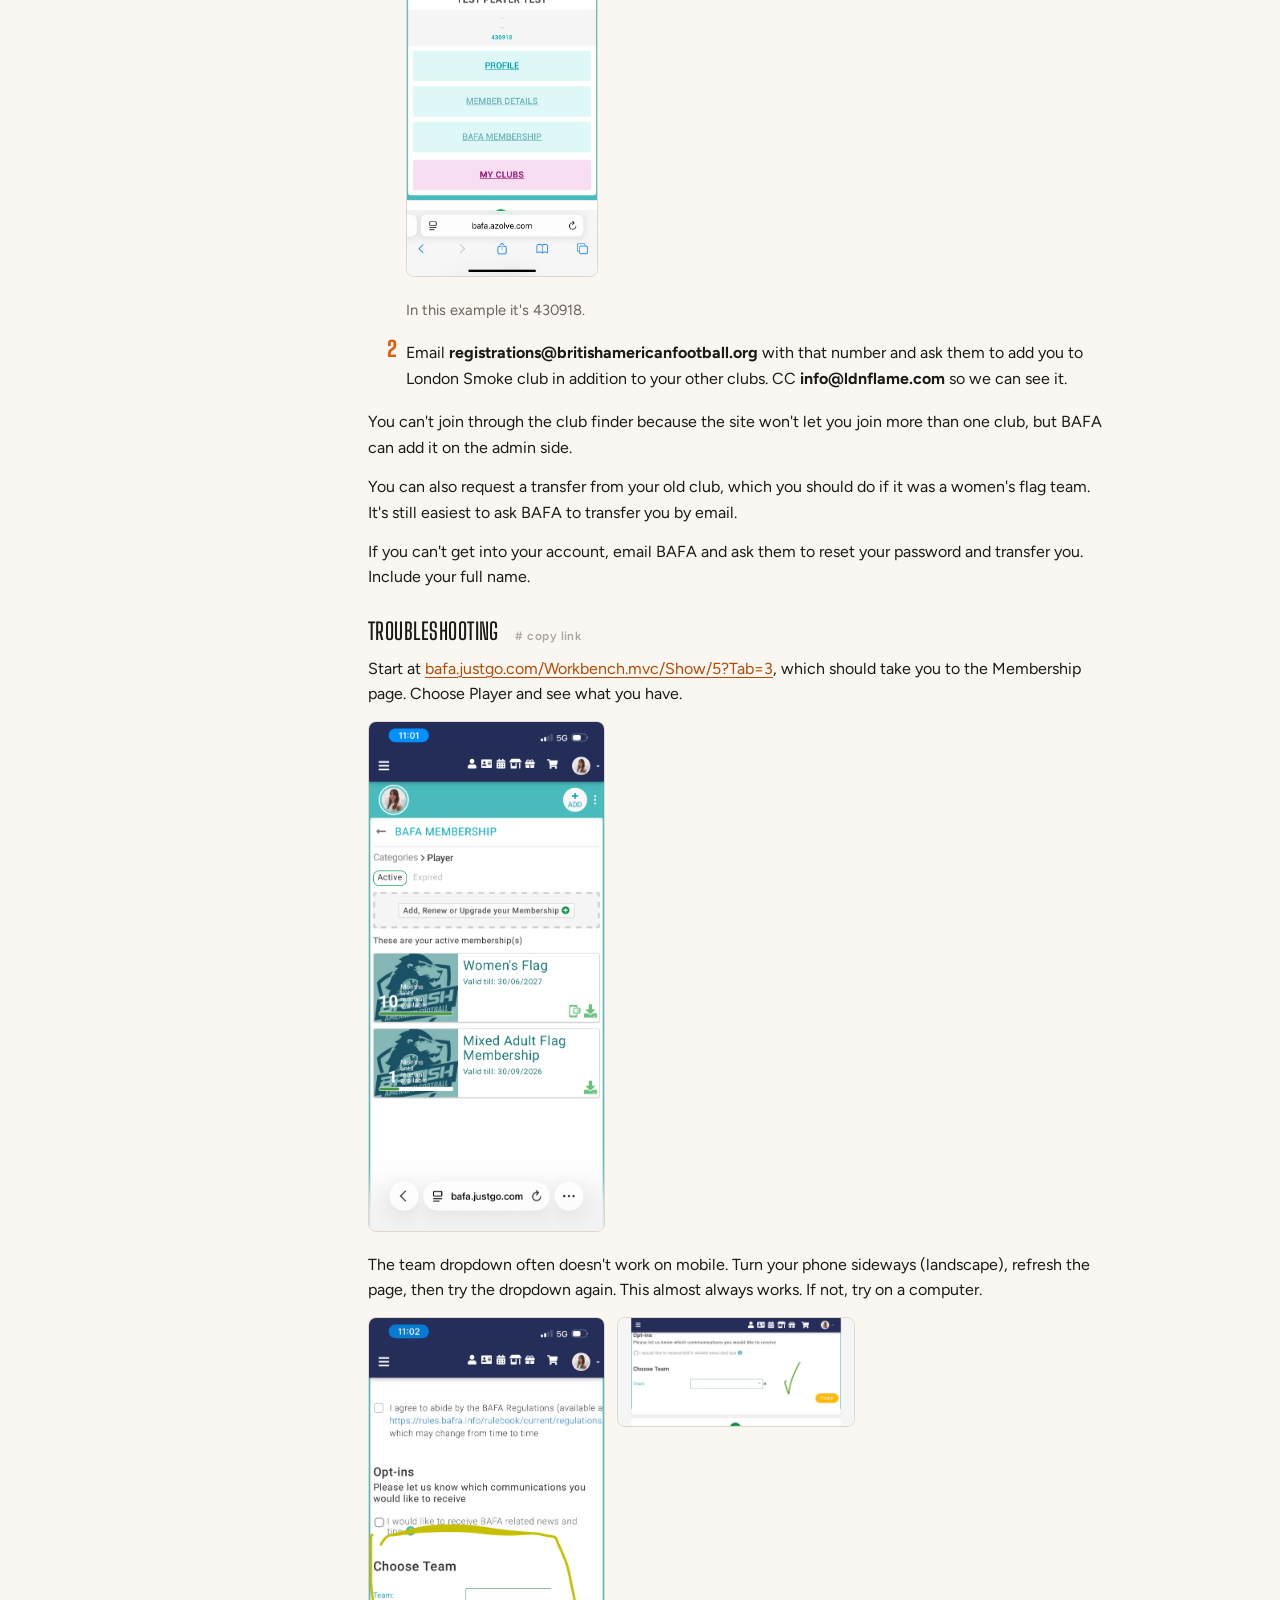
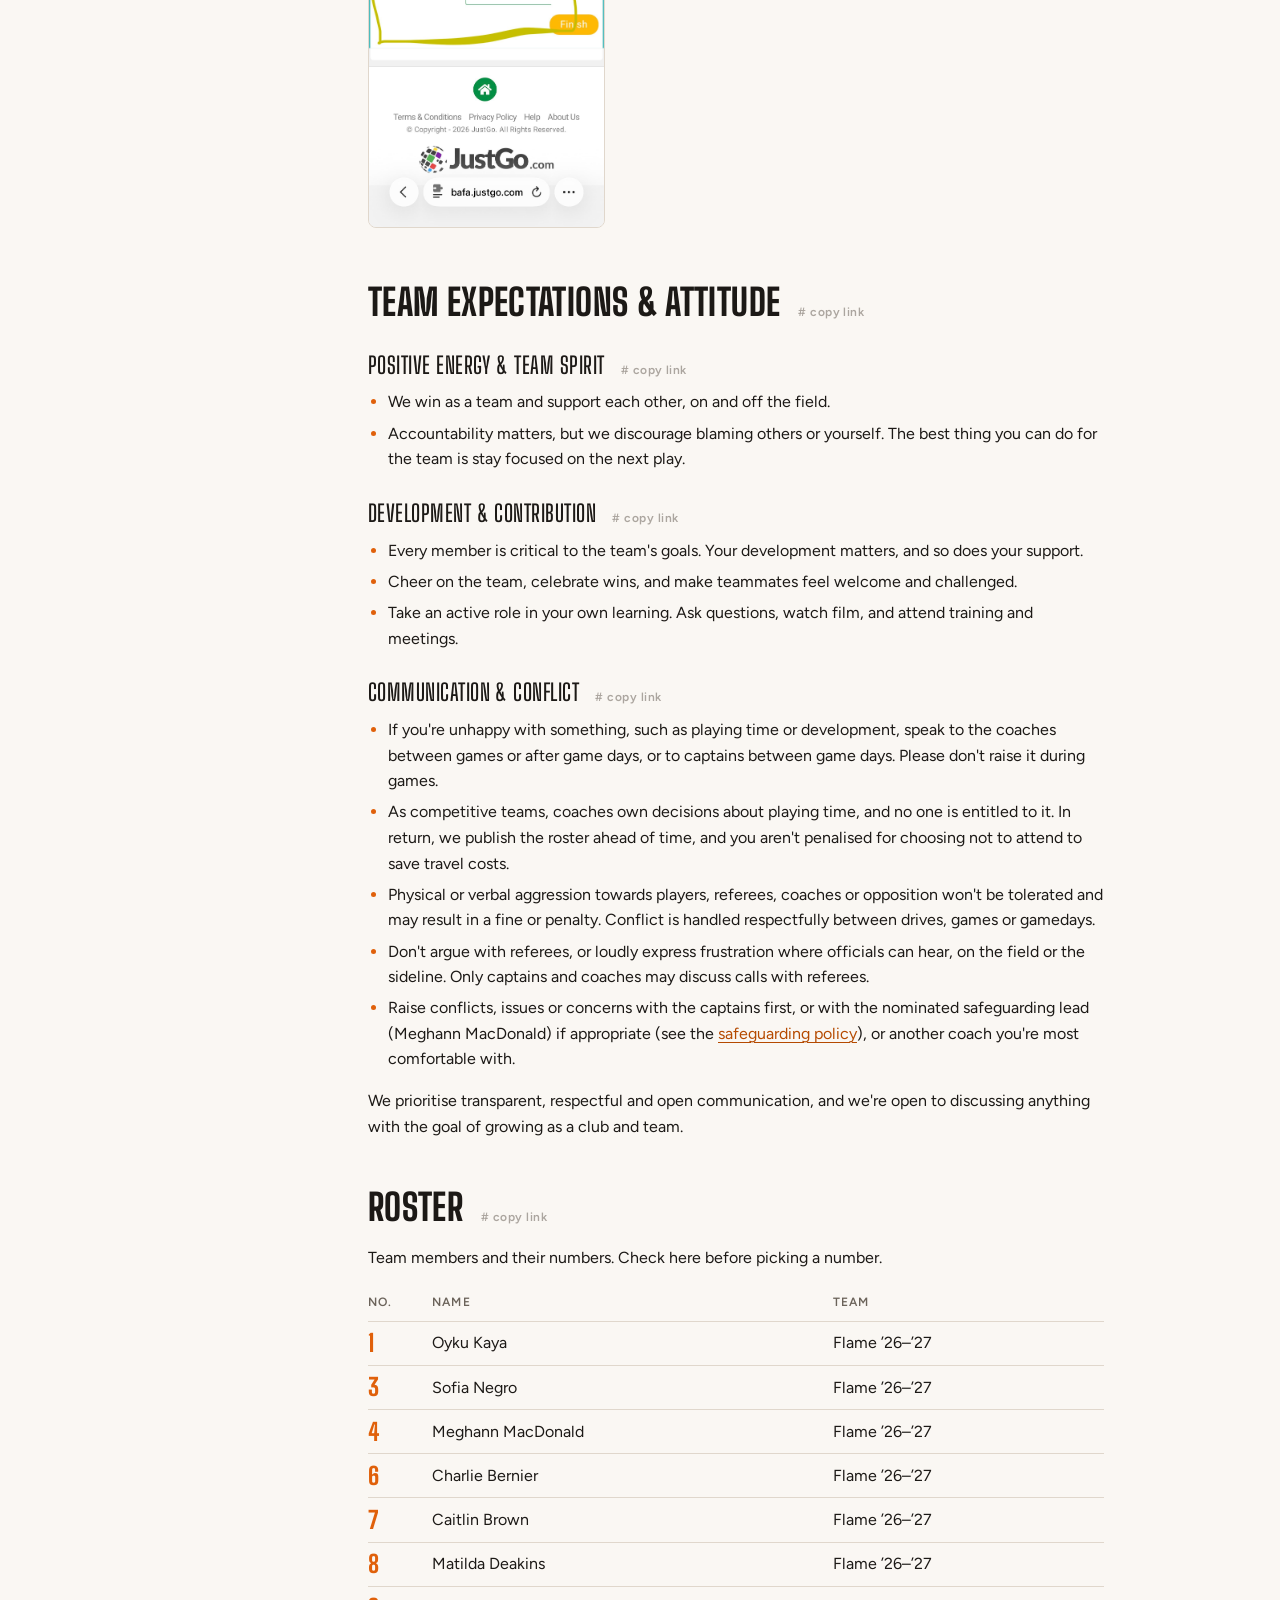
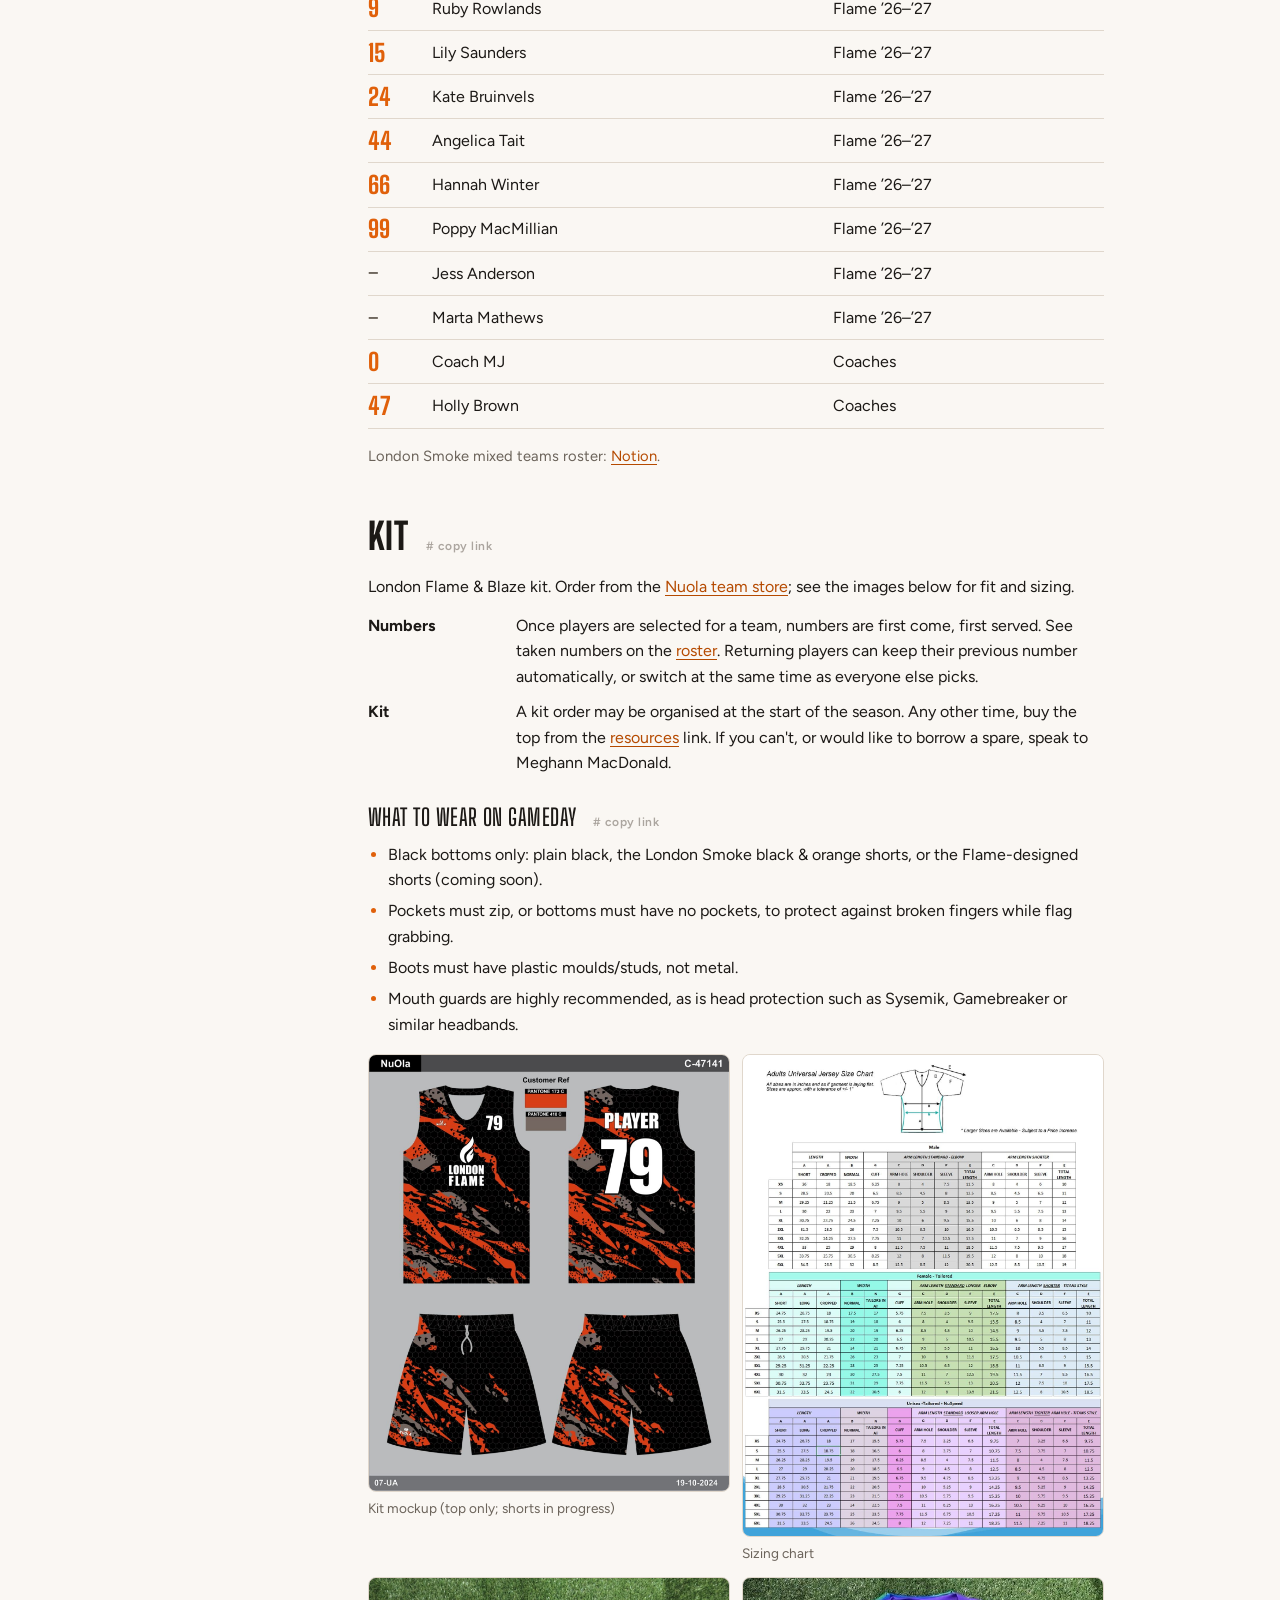
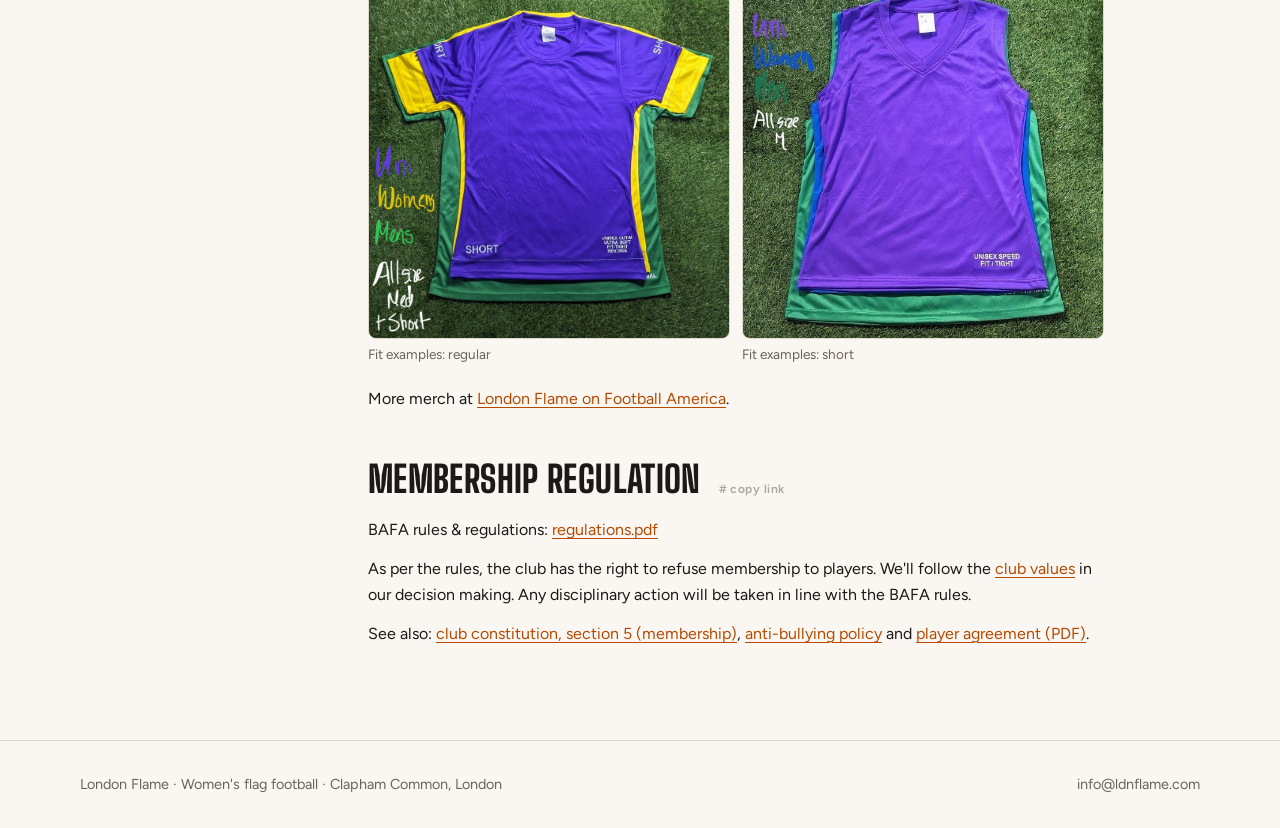
<file: site/team.html>
<!doctype html>
<html lang="en">
<head>
<meta charset="utf-8">
<meta name="viewport" content="width=device-width, initial-scale=1, viewport-fit=cover">
<title>WFFL Team · London Flame</title>
<meta name="claude:viewport-fit-sides" content="cover">
<meta name="description" content="London Flame WFFL team info: season overview, JustGo signup, expectations, roster, kit and referee cheat sheet.">
<link rel="canonical" href="https://ldnflame.com/team">
<meta property="og:url" content="https://ldnflame.com/team">
<link rel="icon" href="favicon.svg" type="image/svg+xml">
<link rel="icon" href="favicon-32.png" sizes="32x32" type="image/png">
<link rel="apple-touch-icon" href="apple-touch-icon.png">
<meta name="theme-color" content="#141210">
<meta property="og:site_name" content="London Flame">
<meta property="og:type" content="website">
<meta property="og:title" content="WFFL Team · London Flame">
<meta property="og:description" content="London Flame WFFL team info: season overview, JustGo signup, expectations, roster, kit and referee cheat sheet.">
<meta property="og:image" content="https://ldnflame.com/images/og-image.png">
<meta name="twitter:card" content="summary_large_image">
<link rel="preconnect" href="https://fonts.googleapis.com">
<link rel="preconnect" href="https://fonts.gstatic.com" crossorigin>
<link rel="stylesheet" href="https://fonts.googleapis.com/css2?family=Big+Shoulders+Display:wght@600;800&family=Figtree:ital,wght@0,400;0,600;0,700;1,400&display=swap">
<link rel="stylesheet" href="site.css?v=e4068e8b">
</head>
<body data-page="team">

<header class="bar">
  <div class="wrap">
    <a class="brand" href="index.html" aria-label="London Flame home">
      <img src="images/logo.svg" alt="London Flame" width="135" height="66">
    </a>
    <nav class="bar-links" aria-label="Quick links">
      <a href="calendars.html">Calendar</a>
      <a href="index.html#payment">Pay</a>
      <a class="cta" href="index.html#join">Join</a>
      <button class="menu-btn" type="button" aria-expanded="false">Menu</button>
    </nav>
  </div>
</header>

<div class="wrap page" id="top">
  <aside class="toc" aria-label="Site navigation">
    <nav id="site-nav"><a href="index.html">Club</a> <a href="team.html">WFFL Team</a> <a href="committee.html">Committee</a></nav>
  </aside>

  <main>
    <div class="hero hero-sm">
      <p class="kicker">London Flame · WFFL</p>
      <h1>WFFL Team</h1>
      <p class="lede">Everything for players on our Women's Flag Football League teams: the season, signing up with BAFA, what we expect, the roster, kit and reffing.</p>
    </div>

    <section id="season">
      <h2>WFFL season overview</h2>
      <dl class="rows">
        <dt>Season</dt>
        <dd>3 October 2026 – March 2027.</dd>
        <dt>Game days</dt>
        <dd>Once or twice a month, usually Saturdays. See the <a href="calendars.html#gameday-schedules">full schedule</a>.</dd>
        <dt>Location</dt>
        <dd>Around the UK, typically Loughborough, Coventry or outer London. Players arrange their own travel; car shares are encouraged.</dd>
      </dl>

      <h3 id="bafa-registration">BAFA registration</h3>
      <p>Register for the WFFL season on <a href="http://bafa.justgo.com/" target="_blank" rel="noopener">bafa.justgo.com</a> by following the <a href="#justgo">JustGo signup guide</a>. Buy the £40 women's flag membership and choose London Flame or London Blaze as your team.</p>

      <h3 id="team-kit">Team kit</h3>
      <p>Check existing numbers on the <a href="#roster">roster</a>. Order kit any time from our <a href="https://www.nuola.co.uk/product/london-flame-flag-football-jersey-sleeveless/" target="_blank" rel="noopener">Nuola store</a>. What to wear on gameday is in <a href="#kit">Kit</a>.</p>

      <h3 id="training">Training attendance</h3>
      <ul>
        <li>Attend at least 50% of pre-scheduled trainings (5+ sessions).</li>
        <li>“Tentative” or bonus trainings also count toward your attendance.</li>
        <li>Grace is given for missed training due to other football commitments (GB team, contact) and health or family reasons.</li>
        <li><strong>Calls:</strong> at least one strategy call is scheduled before each game day. Attendance isn't mandatory, but if it's relevant to you, watch the recording and ask questions. Recordings are uploaded to Google Drive.</li>
      </ul>

      <h3 id="gamedays">Gamedays</h3>
      <ul>
        <li>Attendance polls are sent before each game day. Please respond promptly.</li>
        <li>If you can't attend, tell the coaches as early as possible.</li>
      </ul>
      <h4 class="sub">Game day structure</h4>
      <p>A typical game day has about 3 games played and 2 games refereed.</p>
      <p><strong>Reffing is mandatory.</strong> Each player must referee at least 2 games per season, and most players ref once per game day. Get familiar with the <a href="referee.html">referee cheat sheet</a>.</p>
      <h4 class="sub">Gameday rosters</h4>
      <ul>
        <li>A poll goes out in the team chat to confirm availability before each game day.</li>
        <li>Rosters are announced one week before game day, listing starters, rotational players and reserves. Wait for this before booking travel.</li>
        <li>Players not on the roster, or listed as reserve, are welcome to come and support but aren't required to.</li>
      </ul>
    </section>

<section id="justgo">
      <h2>JustGo signup</h2>
      <p>How to register with BAFA and join London Smoke (our parent club), so you can be added to the Flame or Blaze roster.</p>

      <h3 id="justgo-new">New to JustGo</h3>
      <p class="muted">If you've never used JustGo, or you aren't part of another JustGo club (mixed, youth or contact):</p>
      <ol class="steps">
        <li>Go to <a href="http://bafa.azolve.com/" target="_blank" rel="noopener">bafa.azolve.com</a> and click “Sign up”.
          <div class="gallery">
            <figure><a href="images/img-5998.png" target="_blank" rel="noopener"><img loading="lazy" alt="JustGo sign up page" src="images/img-5998.png" width="1170" height="2532"></a></figure>
            <figure><a href="images/img-5999.png" target="_blank" rel="noopener"><img loading="lazy" alt="JustGo sign up form" src="images/img-5999.png" width="1170" height="2532"></a></figure>
          </div>
        </li>
        <li>Fill in your information and accept the terms. You should land on your profile page.
          <div class="gallery">
            <figure><a href="images/img-6001.png" target="_blank" rel="noopener"><img loading="lazy" alt="JustGo profile page" src="images/img-6001.png" width="1170" height="2532"></a></figure>
          </div>
        </li>
        <li>Click “MY CLUBS” to open the club finder. You're looking for our parent club, London Smoke.
          <div class="gallery">
            <figure><a href="images/img-6002.png" target="_blank" rel="noopener"><img loading="lazy" alt="My Clubs button" src="images/img-6002.png" width="1170" height="2532"></a></figure>
          </div>
        </li>
        <li>Click “Select club”, then search for <strong>London Smoke</strong>, our overall parent club name.
          <div class="gallery">
            <figure><a href="images/img-6003.png" target="_blank" rel="noopener"><img loading="lazy" alt="Searching for London Smoke" src="images/img-6003.png" width="1170" height="2532"></a></figure>
          </div>
        </li>
        <li>Click the red icon and you should see London Smoke. Click “Select Club”.
          <div class="gallery">
            <figure><a href="images/img-6004.png" target="_blank" rel="noopener"><img loading="lazy" alt="Selecting London Smoke" src="images/img-6004.png" width="1170" height="2532"></a></figure>
          </div>
        </li>
        <li>It will show as <em>Pending approval</em>, and one of the admins gets an email to approve it.</li>
        <li>Meanwhile you can still buy your team membership, as long as you aren't already in another club. Open the sidebar with the menu icon at the top left.
          <div class="gallery">
            <figure><a href="images/img-6006.png" target="_blank" rel="noopener"><img loading="lazy" alt="JustGo sidebar menu" src="images/img-6006.png" width="1170" height="2532"></a></figure>
          </div>
        </li>
        <li>Click “Membership”.
          <div class="gallery">
            <figure><a href="images/img-6007.png" target="_blank" rel="noopener"><img loading="lazy" alt="Membership menu item" src="images/img-6007.png" width="1170" height="2532"></a></figure>
          </div>
        </li>
        <li>Choose Player (or Coaches and staff if appropriate).
          <div class="gallery">
            <figure><a href="images/img-6008.png" target="_blank" rel="noopener"><img loading="lazy" alt="Choosing Player membership" src="images/img-6008.png" width="1170" height="2532"></a></figure>
          </div>
        </li>
        <li>Scroll right to find <strong>Women's flag</strong> and click it so it says “Selected”. Then scroll down and fill in your information.</li>
        <li>At the team selection dropdown, pick the right team from our club. If it isn't there, you may need to wait until your club join request is approved.
          <div class="gallery">
            <figure><a href="images/img-6009.png" target="_blank" rel="noopener"><img loading="lazy" alt="Team selection dropdown" src="images/img-6009.png" width="1170" height="2532"></a></figure>
          </div>
        </li>
        <li>If you can select your team and click “Finish”, you're all set.</li>
      </ol>

      <h3 id="justgo-existing">Already in another club</h3>
      <ol class="steps">
        <li>Log in and find your BAFA membership number: the 6-digit number on your profile page.
          <div class="gallery">
            <figure><a href="images/img-6001.png" target="_blank" rel="noopener"><img loading="lazy" alt="Profile page showing the BAFA membership number" src="images/img-6001.png" width="1170" height="2532"></a></figure>
          </div>
          <span class="note">In this example it's 430918.</span>
        </li>
        <li>Email <strong>registrations@britishamericanfootball.org</strong> with that number and ask them to add you to London Smoke club in addition to your other clubs. CC <strong>info@ldnflame.com</strong> so we can see it.</li>
      </ol>
      <p>You can't join through the club finder because the site won't let you join more than one club, but BAFA can add it on the admin side.</p>
      <p>You can also request a transfer from your old club, which you should do if it was a women's flag team. It's still easiest to ask BAFA to transfer you by email.</p>
      <p>If you can't get into your account, email BAFA and ask them to reset your password and transfer you. Include your full name.</p>

      <h3 id="justgo-troubleshooting">Troubleshooting</h3>
      <p>Start at <a href="https://bafa.justgo.com/Workbench.mvc/Show/5?Tab=3" target="_blank" rel="noopener">bafa.justgo.com/Workbench.mvc/Show/5?Tab=3</a>, which should take you to the Membership page. Choose Player and see what you have.</p>
      <div class="gallery">
        <figure><a href="images/img-2208.png" target="_blank" rel="noopener"><img loading="lazy" alt="JustGo membership page" src="images/img-2208.png" width="1170" height="2532"></a></figure>
      </div>
      <p>The team dropdown often doesn't work on mobile. Turn your phone sideways (landscape), refresh the page, then try the dropdown again. This almost always works. If not, try on a computer.</p>
      <div class="gallery">
        <figure><a href="images/justgo-landscape-1.jpeg" target="_blank" rel="noopener"><img loading="lazy" alt="Team dropdown in landscape mode" src="images/justgo-landscape-1.jpeg" width="1170" height="2532"></a></figure>
        <figure><a href="images/justgo-landscape-2.jpeg" target="_blank" rel="noopener"><img loading="lazy" alt="Team dropdown working after refresh" src="images/justgo-landscape-2.jpeg" width="2048" height="946"></a></figure>
      </div>
    </section>

<section id="expectations">
      <h2>Team expectations &amp; attitude</h2>
      <h3 id="team-spirit">Positive energy &amp; team spirit</h3>
      <ul>
        <li>We win as a team and support each other, on and off the field.</li>
        <li>Accountability matters, but we discourage blaming others or yourself. The best thing you can do for the team is stay focused on the next play.</li>
      </ul>
      <h3 id="development">Development &amp; contribution</h3>
      <ul>
        <li>Every member is critical to the team's goals. Your development matters, and so does your support.</li>
        <li>Cheer on the team, celebrate wins, and make teammates feel welcome and challenged.</li>
        <li>Take an active role in your own learning. Ask questions, watch film, and attend training and meetings.</li>
      </ul>
      <h3 id="conflict">Communication &amp; conflict</h3>
      <ul>
        <li>If you're unhappy with something, such as playing time or development, speak to the coaches between games or after game days, or to captains between game days. Please don't raise it during games.</li>
        <li>As competitive teams, coaches own decisions about playing time, and no one is entitled to it. In return, we publish the roster ahead of time, and you aren't penalised for choosing not to attend to save travel costs.</li>
        <li>Physical or verbal aggression towards players, referees, coaches or opposition won't be tolerated and may result in a fine or penalty. Conflict is handled respectfully between drives, games or gamedays.</li>
        <li>Don't argue with referees, or loudly express frustration where officials can hear, on the field or the sideline. Only captains and coaches may discuss calls with referees.</li>
        <li>Raise conflicts, issues or concerns with the captains first, or with the nominated safeguarding lead (Meghann MacDonald) if appropriate (see the <a href="safeguarding.html">safeguarding policy</a>), or another coach you're most comfortable with.</li>
      </ul>
      <p>We prioritise transparent, respectful and open communication, and we're open to discussing anything with the goal of growing as a club and team.</p>
    </section>

<section id="roster">
      <h2>Roster</h2>
      <p>Team members and their numbers. Check here before picking a number.</p>
      <div class="table-scroll">
        <table>
          <thead><tr><th>No.</th><th>Name</th><th>Team</th></tr></thead>
          <tbody>
            <tr><td class="num">1</td><td>Oyku Kaya</td><td>Flame ’26–’27</td></tr>
            <tr><td class="num">3</td><td>Sofia Negro</td><td>Flame ’26–’27</td></tr>
            <tr><td class="num">4</td><td>Meghann MacDonald</td><td>Flame ’26–’27</td></tr>
            <tr><td class="num">6</td><td>Charlie Bernier</td><td>Flame ’26–’27</td></tr>
            <tr><td class="num">7</td><td>Caitlin Brown</td><td>Flame ’26–’27</td></tr>
            <tr><td class="num">8</td><td>Matilda Deakins</td><td>Flame ’26–’27</td></tr>
            <tr><td class="num">9</td><td>Ruby Rowlands</td><td>Flame ’26–’27</td></tr>
            <tr><td class="num">15</td><td>Lily Saunders</td><td>Flame ’26–’27</td></tr>
            <tr><td class="num">24</td><td>Kate Bruinvels</td><td>Flame ’26–’27</td></tr>
            <tr><td class="num">44</td><td>Angelica Tait</td><td>Flame ’26–’27</td></tr>
            <tr><td class="num">66</td><td>Hannah Winter</td><td>Flame ’26–’27</td></tr>
            <tr><td class="num">99</td><td>Poppy MacMillian</td><td>Flame ’26–’27</td></tr>
            <tr><td class="num empty">–</td><td>Jess Anderson</td><td>Flame ’26–’27</td></tr>
            <tr><td class="num empty">–</td><td>Marta Mathews</td><td>Flame ’26–’27</td></tr>
            <tr><td class="num">0</td><td>Coach MJ</td><td>Coaches</td></tr>
            <tr><td class="num">47</td><td>Holly Brown</td><td>Coaches</td></tr>
          </tbody>
        </table>
      </div>
      <p class="note">London Smoke mixed teams roster: <a href="https://www.notion.so/londonsmoke/87ff82a0ddb0461b8b0323303e0e5930?v=bc1360a0d7cf4bb486fa84da8991b944" target="_blank" rel="noopener">Notion</a>.</p>
    </section>

<section id="kit">
      <h2>Kit</h2>
      <p>London Flame &amp; Blaze kit. Order from the <a href="https://www.nuola.co.uk/product/london-flame-flag-football-jersey-sleeveless/" target="_blank" rel="noopener">Nuola team store</a>; see the images below for fit and sizing.</p>
      <dl class="rows">
        <dt>Numbers</dt>
        <dd>Once players are selected for a team, numbers are first come, first served. See taken numbers on the <a href="#roster">roster</a>. Returning players can keep their previous number automatically, or switch at the same time as everyone else picks.</dd>
        <dt>Kit</dt>
        <dd>A kit order may be organised at the start of the season. Any other time, buy the top from the <a href="index.html#resources">resources</a> link. If you can't, or would like to borrow a spare, speak to Meghann MacDonald.</dd>
      </dl>
      <h3 id="gameday-wear">What to wear on gameday</h3>
      <ul>
        <li>Black bottoms only: plain black, the London Smoke black &amp; orange shorts, or the Flame-designed shorts (coming soon).</li>
        <li>Pockets must zip, or bottoms must have no pockets, to protect against broken fingers while flag grabbing.</li>
        <li>Boots must have plastic moulds/studs, not metal.</li>
        <li>Mouth guards are highly recommended, as is head protection such as Sysemik, Gamebreaker or similar headbands.</li>
      </ul>
      <div class="gallery wide">
        <figure>
          <a href="images/kit-mockup-shirts-only.jpg" target="_blank" rel="noopener"><img loading="lazy" alt="Kit mockup, tops only" src="images/kit-mockup-shirts-only.jpg" width="1320" height="1600"></a>
          <figcaption>Kit mockup (top only; shorts in progress)</figcaption>
        </figure>
        <figure>
          <a href="images/sizing-chart.jpg" target="_blank" rel="noopener"><img loading="lazy" alt="Sizing chart" src="images/sizing-chart.jpg" width="1246" height="1667"></a>
          <figcaption>Sizing chart</figcaption>
        </figure>
        <figure>
          <a href="images/fit-examples-regular.jpg" target="_blank" rel="noopener"><img loading="lazy" alt="Fit examples, regular" src="images/fit-examples-regular.jpg" width="1819" height="1819"></a>
          <figcaption>Fit examples: regular</figcaption>
        </figure>
        <figure>
          <a href="images/fit-examples-short.jpg" target="_blank" rel="noopener"><img loading="lazy" alt="Fit examples, short" src="images/fit-examples-short.jpg" width="600" height="600"></a>
          <figcaption>Fit examples: short</figcaption>
        </figure>
      </div>
      <p>More merch at <a href="https://www.footballamerica.co.uk/en/564-london-flame" target="_blank" rel="noopener">London Flame on Football America</a>.</p>
    </section>

    <section id="regulation">
      <h2>Membership regulation</h2>
      <p>BAFA rules &amp; regulations: <a href="https://rules.bafra.info/rulebook/bafa2022/regulations.pdf" target="_blank" rel="noopener">regulations.pdf</a></p>
      <p>As per the rules, the club has the right to refuse membership to players. We'll follow the <a href="index.html#values">club values</a> in our decision making. Any disciplinary action will be taken in line with the BAFA rules.</p>
      <p>See also: <a href="constitution.html#membership">club constitution, section 5 (membership)</a>, <a href="anti-bullying.html">anti-bullying policy</a> and <a href="https://drive.google.com/file/d/1jV_KhS1xej3pSvs6QRHXxGdJ3U8kqkqQ/view" target="_blank" rel="noopener">player agreement (PDF)</a>.</p>
    </section>
  </main>
</div>

<footer>
  <div class="wrap">
    <span>London Flame · Women's flag football · Clapham Common, London</span>
    <span>info@ldnflame.com</span>
  </div>
</footer>

<div class="toast" id="toast" role="status" aria-live="polite"></div>

<script src="site.js?v=1b990692"></script>
</body>
</html>
</file>
<file: site/site.css>
/* Layout: sticky top bar; sidebar with quick links + expandable pages (a Menu toggle on phones); each page is a stack of linkable sections */
:root {
  --bg: #141210;
  --surface: #1d1a17;
  --line: #34302b;
  --fg: #eeeae4;
  --muted: #a49d94;
  --accent: #ff7a00;
  --accent-ink: #1a0d02;
  --link: #ffa560;
  --display: "Big Shoulders Display", "Arial Narrow", "Roboto Condensed", sans-serif;
  --body: "Figtree", system-ui, -apple-system, "Segoe UI", sans-serif;
  --rail: 15rem;
  --bar: 3.5rem;
  color-scheme: dark;
}
@media (prefers-color-scheme: light) {
  :root:not([data-theme="dark"]) {
    --bg: #faf7f3; --surface: #f1ebe4; --line: #e0d7cc; --fg: #1c1916; --muted: #6b635a;
    --accent: #e0600a; --accent-ink: #fff; --link: #b54a00; color-scheme: light;
  }
}
:root[data-theme="light"] {
  --bg: #faf7f3; --surface: #f1ebe4; --line: #e0d7cc; --fg: #1c1916; --muted: #6b635a;
  --accent: #e0600a; --accent-ink: #fff; --link: #b54a00; color-scheme: light;
}

* { box-sizing: border-box; }
html { scroll-behavior: smooth; scroll-padding-top: calc(var(--bar) + 1rem + env(safe-area-inset-top, 0px)); }
@media (prefers-reduced-motion: reduce) { html { scroll-behavior: auto; } }
body {
  margin: 0; background: var(--bg); color: var(--fg);
  font: 400 1rem/1.6 var(--body);
  -webkit-font-smoothing: antialiased;
}
body::before { content: ""; position: fixed; inset: 0 0 auto; height: env(safe-area-inset-top, 0px); z-index: 10; background: var(--bg); }
img { max-width: 100%; height: auto; }
[hidden] { display: none !important; } /* so a component's own display: grid/flex can't un-hide it */
a { color: var(--link); text-underline-offset: 0.18em; text-decoration-thickness: 1px; }
a:hover { text-decoration-thickness: 2px; }
:focus-visible { outline: 2px solid var(--accent); outline-offset: 2px; border-radius: 3px; }

.wrap {
  max-width: 72rem; margin: 0 auto;
  padding-left: max(16px, env(safe-area-inset-left, 0px));
  padding-right: max(16px, env(safe-area-inset-right, 0px));
}

/* Top bar */
.bar {
  position: sticky; top: env(safe-area-inset-top, 0px); z-index: 5;
  background: color-mix(in srgb, var(--bg) 92%, transparent);
  backdrop-filter: blur(8px);
  border-bottom: 1px solid var(--line);
}
.bar .wrap { display: flex; align-items: center; gap: 1rem; height: var(--bar); }
.brand {
  display: flex; align-items: center; gap: 0.5rem;
  font: 800 1.5rem/1 var(--display); letter-spacing: 0.02em; text-transform: uppercase;
  color: var(--fg); text-decoration: none;
}
.brand img { display: block; height: 2.6rem; width: auto; }
.bar-links { margin-left: auto; display: flex; gap: 0.25rem; }
.bar-links a {
  font-weight: 600; font-size: 0.9rem; color: var(--fg); text-decoration: none;
  padding: 0.35rem 0.7rem; border-radius: 999px;
}
.bar-links a:hover { background: var(--surface); }
.bar-links a.cta { background: var(--accent); color: var(--accent-ink); }
@media (max-width: 560px) { .bar-links a:not(.cta) { display: none; } }

/* Page grid */
.page { display: grid; grid-template-columns: var(--rail) minmax(0, 1fr); gap: 3rem; padding-block: 2rem 5rem; }
@media (max-width: 860px) { .page { grid-template-columns: minmax(0, 1fr); gap: 1.5rem; padding-block: 1rem 4rem; } }

/* Sidebar */
.toc { position: sticky; top: calc(var(--bar) + 1.5rem + env(safe-area-inset-top, 0px)); align-self: start; max-height: calc(100vh - var(--bar) - 3rem); overflow-y: auto; padding-bottom: 1rem; }
.toc h4 {
  margin: 1.5rem 0 0.4rem; font: 600 0.72rem/1 var(--body); letter-spacing: 0.12em;
  text-transform: uppercase; color: var(--muted);
}
.toc h4:first-child { margin-top: 0; }
.toc ul { list-style: none; margin: 0; padding: 0; }
.toc li { margin: 0; }
.toc a {
  display: block; padding: 0.3rem 0.6rem; border-radius: 6px;
  color: var(--fg); text-decoration: none; font-size: 0.93rem;
}
.toc a:hover { background: var(--surface); }
.toc a.active { color: var(--accent); background: var(--surface); }
.quick-list a { display: flex; align-items: center; gap: 0.5rem; }
.quick-list a::before { content: ""; width: 0.4rem; height: 0.4rem; border-radius: 50%; background: var(--accent); flex: none; }
.grp { border-top: 1px solid var(--line); }
.grp:last-child { border-bottom: 1px solid var(--line); }
.grp-head { display: flex; align-items: center; gap: 0.25rem; padding-block: 0.3rem; }
.grp-head a { flex: 1; font: 600 1.25rem/1.1 var(--display); text-transform: uppercase; letter-spacing: 0.02em; padding: 0.35rem 0.6rem; }
.grp-head a.current { color: var(--accent); }
.grp-toggle {
  flex: none; width: 2rem; height: 2rem; display: grid; place-items: center;
  background: none; border: 0; border-radius: 6px; color: var(--muted); cursor: pointer;
}
.grp-toggle:hover { background: var(--surface); color: var(--fg); }
.grp-toggle svg { width: 0.9rem; height: 0.9rem; transition: transform 0.15s; }
.grp-toggle[aria-expanded="true"] svg { transform: rotate(90deg); }
.grp ul { padding: 0 0 0.6rem 0.75rem; border-left: 1px solid var(--line); margin-left: 0.6rem; }
.grp ul a { font-size: 0.9rem; }
.grp ul a.page-link { display: flex; justify-content: space-between; align-items: center; gap: 0.5rem; }
.grp ul a.page-link::after { content: "→"; color: var(--muted); font-size: 0.85em; }
/* dashed rule between a page's own sections and the separate pages after them */
.grp ul li:not(:has(> a.page-link)) + li:has(> a.page-link) { margin-top: 0.35rem; padding-top: 0.35rem; border-top: 1px dashed var(--line); }
.menu-btn { display: none; }
@media (max-width: 860px) {
  .toc { display: none; position: static; max-height: none; overflow: visible; border: 1px solid var(--line); border-radius: 10px; padding: 1rem; background: var(--surface); }
  .toc.open { display: block; }
  .toc a:hover, .toc a.active { background: var(--bg); }
  .menu-btn {
    display: inline-flex; align-items: center; gap: 0.4rem; margin-left: 0.25rem;
    font: 600 0.9rem/1 var(--body); color: var(--fg); background: none;
    border: 1px solid var(--line); border-radius: 999px; padding: 0.4rem 0.8rem; cursor: pointer;
  }
}

.hero-sm h1 { font-size: clamp(2.6rem, 7vw, 4.2rem); }
.hero-sm { padding-bottom: 1.5rem; }

/* Hero */
.hero { padding-block: 0.5rem 2.5rem; border-bottom: 1px solid var(--line); }
.hero .kicker { font-size: 0.8rem; letter-spacing: 0.14em; text-transform: uppercase; color: var(--accent); font-weight: 700; margin: 0; }
.hero h1 {
  font: 800 clamp(3rem, 9vw, 5.6rem)/0.9 var(--display); text-transform: uppercase;
  letter-spacing: 0.01em; margin: 0.4rem 0 1rem; text-wrap: balance;
}
.hero p.lede { font-size: 1.15rem; max-width: 40rem; margin: 0 0 1.5rem; color: var(--fg); }
.quick { display: flex; flex-wrap: wrap; gap: 0.5rem; }
.quick a {
  font-weight: 600; text-decoration: none; color: var(--fg);
  border: 1px solid var(--line); border-radius: 999px; padding: 0.45rem 1rem;
}
.quick a:hover { border-color: var(--accent); }
.quick a.primary { background: var(--accent); color: var(--accent-ink); border-color: var(--accent); }

/* Sections */
section { padding-top: 2.25rem; max-width: 46rem; }
h2 {
  font: 800 2.3rem/1 var(--display); text-transform: uppercase; letter-spacing: 0.01em;
  margin: 0 0 1rem; text-wrap: balance; display: flex; align-items: baseline; gap: 0.5rem; flex-wrap: wrap;
}
h3 { font: 600 1.45rem/1.15 var(--display); text-transform: uppercase; letter-spacing: 0.02em; margin: 1.75rem 0 0.5rem; display: flex; align-items: baseline; gap: 0.4rem; flex-wrap: wrap; }
h4.sub { font: 700 1rem/1.3 var(--body); margin: 1.25rem 0 0.25rem; }
p { margin: 0 0 0.85rem; }
ul, ol { margin: 0 0 1rem; padding-left: 1.25rem; }
li { margin-bottom: 0.35rem; }
li::marker { color: var(--accent); }
.muted { color: var(--muted); }
.note { font-size: 0.92rem; color: var(--muted); }

.anchor {
  font: 600 0.75rem/1 var(--body); letter-spacing: 0.04em; text-transform: none;
  color: var(--muted); background: none; border: 1px solid transparent; border-radius: 999px;
  padding: 0.3rem 0.55rem; cursor: pointer; opacity: 0.55; transition: opacity 0.15s, border-color 0.15s;
}
h2:hover .anchor, h3:hover .anchor, .anchor:focus-visible { opacity: 1; border-color: var(--line); }
.anchor.copied { opacity: 1; color: var(--accent); border-color: var(--accent); }
@media (hover: none) { .anchor { opacity: 0.8; } }

/* Definition-style rows */
.rows { display: grid; grid-template-columns: minmax(8rem, max-content) minmax(0, 1fr); gap: 0.6rem 1.25rem; margin: 0 0 1rem; }
.rows dt { font-weight: 700; }
.rows dd { margin: 0; min-width: 0; }
@media (max-width: 520px) { .rows { grid-template-columns: minmax(0, 1fr); gap: 0.15rem; } .rows dd { margin-bottom: 0.6rem; } }

/* Fee list */
.fees { border-top: 1px solid var(--line); margin: 0 0 1rem; }
.fee { display: grid; grid-template-columns: minmax(0, 1fr) auto; gap: 0.25rem 1rem; padding: 0.85rem 0; border-bottom: 1px solid var(--line); }
.fee .name { font-weight: 700; }
.fee .price { font: 800 1.5rem/1 var(--display); color: var(--accent); font-variant-numeric: tabular-nums; text-align: right; }
.fee .desc { grid-column: 1 / -1; color: var(--muted); font-size: 0.95rem; }

/* Bank box */
.bank { background: var(--surface); border: 1px solid var(--line); border-radius: 10px; padding: 1.25rem; margin: 0 0 1.25rem; }
.bank .rows { margin: 0; align-items: center; }
.bank dd { display: flex; align-items: center; gap: 0.6rem; flex-wrap: wrap; font-variant-numeric: tabular-nums; font-size: 1.1rem; }
.copy {
  font: 600 0.78rem/1 var(--body); color: var(--fg); background: var(--bg);
  border: 1px solid var(--line); border-radius: 6px; padding: 0.35rem 0.6rem; cursor: pointer;
}
.copy:hover { border-color: var(--accent); }
.copy.copied { color: var(--accent); border-color: var(--accent); }

.paylinks { display: grid; grid-template-columns: repeat(auto-fit, minmax(13rem, 1fr)); gap: 0.5rem; margin: 0 0 1rem; }
.paylinks a {
  display: flex; justify-content: space-between; align-items: center; gap: 0.5rem;
  padding: 0.75rem 1rem; border: 1px solid var(--line); border-radius: 8px;
  text-decoration: none; color: var(--fg); font-weight: 600;
}
.paylinks a span { color: var(--accent); font-variant-numeric: tabular-nums; }
.paylinks a:hover { border-color: var(--accent); }

/* Resource list */
.res { list-style: none; padding: 0; border-top: 1px solid var(--line); }
.res li { display: grid; grid-template-columns: minmax(9rem, 14rem) minmax(0, 1fr); gap: 0.25rem 1rem; padding: 0.7rem 0; margin: 0; border-bottom: 1px solid var(--line); }
.res li > span:first-child { font-weight: 700; }
@media (max-width: 520px) { .res li { grid-template-columns: minmax(0, 1fr); } }

/* Roster */
.table-scroll { overflow-x: auto; margin: 0 0 1rem; }
table { border-collapse: collapse; width: 100%; min-width: 20rem; }
th, td { text-align: left; padding: 0.55rem 0.75rem 0.55rem 0; border-bottom: 1px solid var(--line); }
th { font-size: 0.75rem; letter-spacing: 0.1em; text-transform: uppercase; color: var(--muted); font-weight: 600; }
td.num { font: 800 1.5rem/1 var(--display); color: var(--accent); font-variant-numeric: tabular-nums; width: 4rem; }
.tracker { min-width: 34rem; }
.tracker th:not(:first-child), .tracker td:not(:first-child) { text-align: center; }
.tracker td.num { font-size: 1.15rem; width: auto; }
.tracker td.tally { font-weight: 700; font-variant-numeric: tabular-nums; }
.tracker tr.split td { padding: 0; border-bottom: 2px solid var(--line); }
td.num.empty { color: var(--muted); font-weight: 600; }
.tag { font-size: 0.8rem; color: var(--muted); }

/* Governing documents */
.doc { max-width: 46rem; padding-top: 1.5rem; }
.doc h2 { font-size: 1.9rem; margin-top: 2.25rem; }
.doc h3 { font-size: 1.25rem; margin-top: 1.25rem; }
.doc ol.alpha { list-style-type: lower-alpha; }
.doc ol.alpha li::marker { font-weight: 600; }
.doc hr { border: 0; border-top: 1px solid var(--line); margin: 2rem 0; }

/* Callouts */
.callout { border-left: 3px solid var(--accent); padding: 0.25rem 0 0.25rem 1rem; margin: 0 0 1.25rem; }

/* Figures */
.gallery { display: grid; grid-template-columns: repeat(auto-fill, minmax(11rem, 1fr)); gap: 0.75rem; margin: 0.5rem 0 1.25rem; }
.gallery.wide { grid-template-columns: repeat(auto-fill, minmax(17rem, 1fr)); }
figure { margin: 0; }
figure a { display: block; border: 1px solid var(--line); border-radius: 8px; overflow: hidden; background: var(--surface); }
figure img { display: block; width: 100%; }
figcaption { font-size: 0.85rem; color: var(--muted); margin-top: 0.35rem; }
.img-fallback { display: block; padding: 1.5rem 1rem; font-size: 0.9rem; text-align: center; }

.steps { counter-reset: s; list-style: none; padding: 0; }
.steps > li { counter-increment: s; position: relative; padding-left: 2.4rem; margin-bottom: 1.1rem; }
.steps > li::before {
  content: counter(s); position: absolute; left: 0; top: -0.1rem;
  font: 800 1.35rem/1 var(--display); color: var(--accent); width: 1.8rem; text-align: right;
}
.steps .gallery { margin-top: 0.6rem; grid-template-columns: repeat(auto-fill, minmax(9rem, 12rem)); }

.cal-frame { width: 100%; aspect-ratio: 4 / 3; max-width: 100%; border: 1px solid var(--line); border-radius: 10px; background: var(--surface); margin: 0.5rem 0 1rem; }
@media (max-width: 520px) { .cal-frame { aspect-ratio: 3 / 4; } }

.role { padding: 1rem 0; border-bottom: 1px solid var(--line); }
.role:first-of-type { border-top: 1px solid var(--line); }
.role h4 { margin: 0 0 0.2rem; font: 600 1.3rem/1.1 var(--display); text-transform: uppercase; letter-spacing: 0.02em; }

/* "What helps" page: answer form + word cloud */
.wh-form { display: grid; gap: 0.5rem; background: var(--surface); border: 1px solid var(--line); border-radius: 10px; padding: 1rem; }
.wh-form textarea, .wh-form input[type="text"] {
  width: 100%; font: inherit; color: var(--fg); background: var(--bg);
  border: 1px solid var(--line); border-radius: 8px; padding: 0.55rem 0.7rem;
}
.wh-form textarea { resize: vertical; min-height: 4.6rem; }
.wh-form textarea:focus, .wh-form input[type="text"]:focus { outline: 2px solid var(--accent); outline-offset: 1px; border-color: transparent; }
/* name box, character count and Share on one line */
.wh-send { display: flex; align-items: center; gap: 0.5rem; }
.wh-send input[type="text"] { flex: 1 1 auto; min-width: 0; width: auto; }
.wh-send .note { flex: none; font-size: 0.78rem; font-variant-numeric: tabular-nums; }
.wh-hp { position: absolute; left: -10000px; width: 1px; height: 1px; overflow: hidden; }
.wh-submit {
  flex: none; font: 700 1rem/1 var(--body); color: var(--accent-ink); background: var(--accent);
  border: 0; border-radius: 999px; padding: 0.7rem 1.2rem; cursor: pointer;
}
.wh-submit:disabled { opacity: 0.6; cursor: progress; }
.wh-status { margin: 0; font-weight: 600; }
.wh-status:empty { display: none; }

/* What helps on phones: get the question and form on screen with less empty space */
@media (max-width: 600px) {
  body[data-page="what-helps"] .page { padding-block: 0.25rem 3rem; }
  body[data-page="what-helps"] .hero { padding-block: 0 0.25rem; border-bottom: 0; }
  body[data-page="what-helps"] .hero h1 { font-size: 2.15rem; margin: 0.3rem 0 0; }
  body[data-page="what-helps"] section { padding-top: 0.75rem; }
  body[data-page="what-helps"] #answers { padding-top: 1.75rem; }
  body[data-page="what-helps"] h2 { font-size: 1.9rem; margin-bottom: 0.5rem; }
  .wh-form { padding: 0.7rem; gap: 0.45rem; }
  .wh-submit { padding: 0.65rem 1rem; }
  .wh-bubble { padding: 0.75rem 0.7rem 0.6rem; }
}

/* Zoom call links at the bottom of What helps */
.wh-zoom { display: flex; flex-wrap: wrap; align-items: center; gap: 0.35rem 1rem; }

/* Answers as speech bubbles, flowing in columns like a wall of notes */
.wh-bubbles { list-style: none; margin: 1rem 0 0; padding: 0; columns: 17rem; column-gap: 1rem; }
.wh-bubble {
  break-inside: avoid; position: relative; margin: 0 0 1.4rem; padding: 0.9rem 1rem 0.7rem;
  background: var(--surface); border: 1px solid var(--line); border-radius: 18px 18px 18px 4px;
}
.wh-bubble::after { /* the speech-bubble tail */
  content: ""; position: absolute; left: -1px; bottom: -0.6rem; width: 0.9rem; height: 0.6rem;
  background: var(--surface); border-left: 1px solid var(--line); border-bottom: 1px solid var(--line);
  border-bottom-left-radius: 100% 100%;
}
.wh-bubble.mine { border-color: var(--accent); }
.wh-bubble.mine::after { border-color: var(--accent); }
.wh-bubble.new, .wh-bubble.mine { animation: wh-pop 0.6s ease-out; }
@keyframes wh-pop { 0% { transform: scale(0.85); opacity: 0; } 70% { transform: scale(1.03); opacity: 1; } 100% { transform: scale(1); } }
@media (prefers-reduced-motion: reduce) { .wh-bubble.new, .wh-bubble.mine { animation: none; } }
.wh-text { margin: 0 0 0.6rem; white-space: pre-line; overflow-wrap: anywhere; font-size: 1.02rem; }
.wh-foot { display: grid; gap: 0.4rem; }
.wh-who-name { font-size: 0.85rem; font-weight: 600; color: var(--muted); }
/* All reactions + Comment on one line; scrolls sideways only if a bubble is unusually narrow */
.wh-reacts { display: flex; flex-wrap: nowrap; gap: 0.2rem; overflow-x: auto; scrollbar-width: none; }
.wh-reacts::-webkit-scrollbar { display: none; }
.wh-react {
  flex: none; display: inline-flex; align-items: center; gap: 0.18rem; font: 600 0.7rem/1 var(--body); color: var(--fg);
  background: var(--bg); border: 1px solid var(--line); border-radius: 999px; padding: 0.28rem 0.4rem; cursor: pointer;
}
/* Tall enough that "Share" can always scroll the answers heading to the top, even with only a few answers */
body[data-page="what-helps"] #answers { min-height: calc(100vh - var(--bar)); }
.wh-react > span[aria-hidden] { font-size: 0.85rem; }
.wh-react:hover { border-color: var(--accent); }
.wh-react.on { border-color: var(--accent); background: color-mix(in srgb, var(--accent) 16%, var(--bg)); }
.wh-react .n { font-variant-numeric: tabular-nums; }
.wh-react .n:empty { display: none; }
.wh-react:disabled { opacity: 0.6; }
.wh-toggle[aria-expanded="true"] { border-color: var(--accent); }

/* Comments under a bubble */
.wh-thread { margin-top: 0.75rem; padding-top: 0.6rem; border-top: 1px dashed var(--line); }
.wh-comments { list-style: none; margin: 0 0 0.6rem; padding: 0; display: grid; gap: 0.45rem; }
.wh-comments:empty { display: none; }
.wh-comment { margin: 0; display: grid; gap: 0.1rem; padding-left: 0.6rem; border-left: 2px solid var(--line); }
.wh-comment-text { font-size: 0.93rem; overflow-wrap: anywhere; }
.wh-comment-who { font-size: 0.78rem; font-weight: 600; color: var(--muted); }
.wh-cform { display: grid; gap: 0.4rem; }
.wh-cform textarea, .wh-cform input {
  width: 100%; font: inherit; font-size: 0.93rem; color: var(--fg); background: var(--bg);
  border: 1px solid var(--line); border-radius: 8px; padding: 0.45rem 0.6rem;
}
.wh-cform textarea { resize: vertical; min-height: 3rem; }
.wh-cform textarea:focus, .wh-cform input:focus { outline: 2px solid var(--accent); outline-offset: 1px; border-color: transparent; }
.wh-crow { display: flex; flex-wrap: wrap; align-items: center; gap: 0.4rem 0.6rem; }
.wh-crow input { flex: 1 1 8rem; min-width: 0; width: auto; }
.wh-cwords { white-space: nowrap; font-variant-numeric: tabular-nums; }
.wh-cwords.over { color: #d93a2b; font-weight: 700; }
.wh-csend {
  font: 700 0.85rem/1 var(--body); color: var(--accent-ink); background: var(--accent);
  border: 0; border-radius: 999px; padding: 0.5rem 0.9rem; cursor: pointer;
}
.wh-csend:disabled { opacity: 0.6; cursor: progress; }
.wh-cstatus { margin: 0; font-size: 0.85rem; font-weight: 600; }
.wh-cstatus:empty { display: none; }
.sr-only { position: absolute; width: 1px; height: 1px; padding: 0; margin: -1px; overflow: hidden; clip: rect(0 0 0 0); white-space: nowrap; border: 0; }

footer { border-top: 1px solid var(--line); padding-block: 2rem; color: var(--muted); font-size: 0.9rem; }
footer .wrap { display: flex; flex-wrap: wrap; gap: 0.5rem 1.5rem; justify-content: space-between; }

.toast {
  position: fixed; left: 50%; bottom: calc(1.25rem + env(safe-area-inset-bottom, 0px)); transform: translate(-50%, 1rem);
  background: var(--fg); color: var(--bg); font-weight: 600; font-size: 0.9rem;
  padding: 0.6rem 1rem; border-radius: 999px; opacity: 0; pointer-events: none; transition: opacity 0.2s, transform 0.2s; z-index: 20;
}
.toast.show { opacity: 1; transform: translate(-50%, 0); }
</file>
